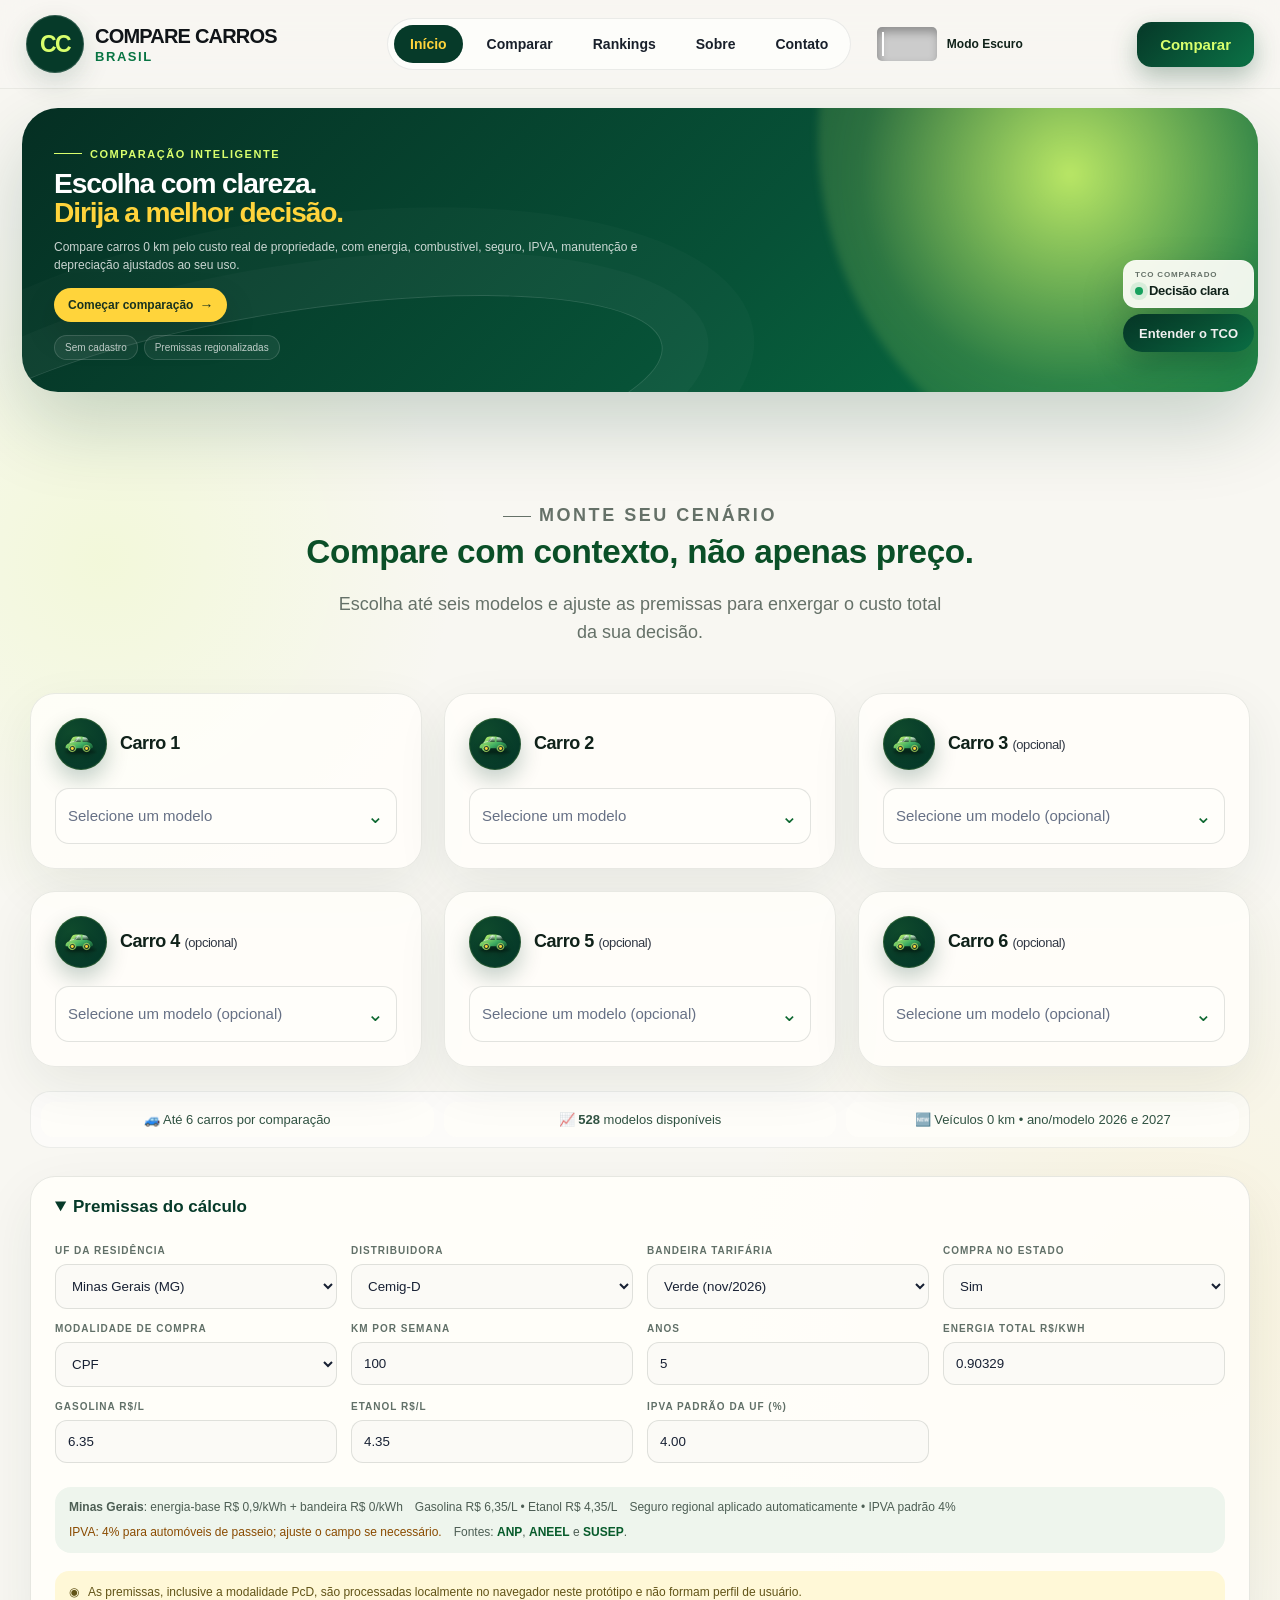
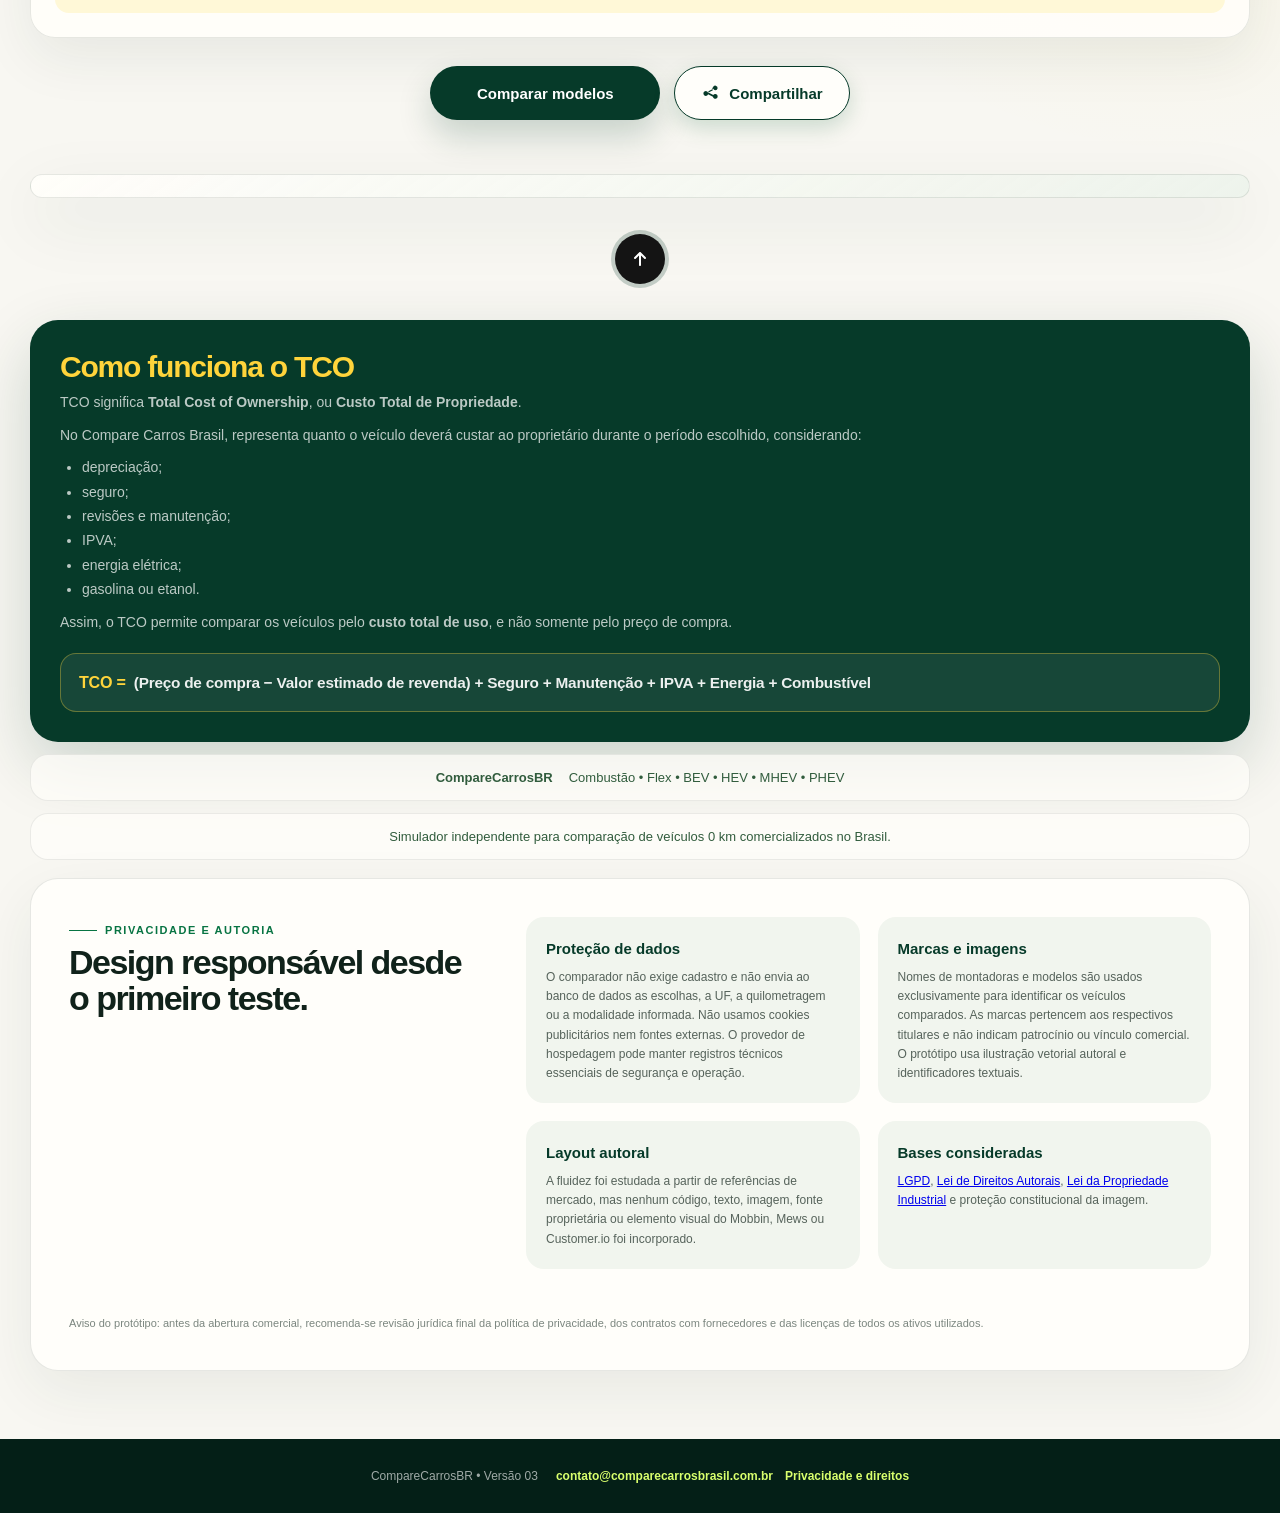
<file: index.html>
<!doctype html><html lang="pt-BR"><head><meta charset="utf-8"><meta name="viewport" content="width=device-width,initial-scale=1"><meta name="theme-color" content="#063a29"><title>CompareCarrosBR — Versão 03</title><meta name="description" content="Compare carros 0 km por custo total de propriedade, com premissas regionalizadas e visualização dinâmica."><link rel="icon" href="favicon.svg?v=2" type="image/svg+xml"><link rel="icon" href="favicon.ico?v=2" sizes="any"><link rel="icon" href="favicon-32.png?v=2" sizes="32x32" type="image/png"><link rel="icon" href="favicon-16.png?v=2" sizes="16x16" type="image/png"><link rel="apple-touch-icon" href="apple-touch-icon.png?v=2"><link rel="stylesheet" href="styles.css?v=4"><link rel="stylesheet" href="regional.css"><link rel="stylesheet" href="navigation.css?v=4"><link rel="stylesheet" href="versao03-fluid.css?v=5"></head><body class="layout04">
<svg width="0" height="0" style="position:absolute" aria-hidden="true">
<defs>
<linearGradient id="carIconBodyGrad" x1="0" y1="0" x2="1" y2="1">
<stop offset="0" stop-color="#d9ff6d"/><stop offset=".55" stop-color="#3fae63"/><stop offset="1" stop-color="#064023"/>
</linearGradient>
<linearGradient id="carIconGlassGrad" x1="0" y1="0" x2="0" y2="1">
<stop offset="0" stop-color="#eafff0" stop-opacity=".9"/><stop offset="1" stop-color="#0a2e1c" stop-opacity=".75"/>
</linearGradient>
<radialGradient id="carIconWheelGrad" cx=".38" cy=".35" r=".7">
<stop offset="0" stop-color="#3a6b4c"/><stop offset="1" stop-color="#061a10"/>
</radialGradient>
</defs>
<symbol id="carIcon3D" viewBox="0 0 64 38">
<ellipse class="carIconShadow" cx="32" cy="33" rx="26" ry="3.4"/>
<path class="carIconBody" d="M6 25c.4-3.4 2.4-5.6 6.4-6.6l4-7.4c1.4-2.6 3.6-3.8 7-3.8h9c3.6 0 5.8 1.3 7.4 3.9l3.6 6c3.6.5 6.4 1.9 7.8 5l1.2 2.6-1.6 2.3H49c-.8 3.6-3.8 5.8-7.6 5.8s-6.7-2.1-7.5-5.6H24.6c-.8 3.5-3.8 5.6-7.5 5.6s-6.9-2.2-7.6-5.8H6.3L6 25Z"/>
<path class="carIconGlass" d="M20 16.6l3-5.4c.9-1.6 2.1-2.3 4-2.3h4.6v7.7H20Z"/>
<path class="carIconGlass" d="M34.6 8.9h3.8c2 0 3.2.7 4.3 2.2l3.1 5.5H34.6V8.9Z"/>
<path class="carIconStripe" d="M13 17.6c4-1.8 7.4-2.2 11-2.4l4-7"/>
<circle class="carIconWheel" cx="17.4" cy="27.4" r="5.2"/>
<circle class="carIconWheel" cx="41.4" cy="27.4" r="5.2"/>
<circle class="carIconRim" cx="17.4" cy="27.4" r="2.4"/>
<circle class="carIconRim" cx="41.4" cy="27.4" r="2.4"/>
</symbol>
</svg>
<header class="topbar"><div class="navwrap"><a class="brand" href="#inicio" aria-label="Compare Carros Brasil"><span class="ccmark">CC</span><span class="brandwords"><strong>COMPARE CARROS</strong><em>BRASIL</em></span></a><nav class="mainnav"><a class="active" href="#inicio">Início</a><a href="#comparar">Comparar</a><a href="#rankings">Rankings</a><a href="#sobre">Sobre</a><a href="#contato">Contato</a></nav><div class="darkModeToggle"><label class="switch"><input type="checkbox" id="darkModeSwitch" aria-label="Alternar modo escuro"><span class="slider"></span></label><span class="darkModeLabel" id="darkModeLabel">Modo Escuro</span></div><div class="savedContainer"><a class="savedBtn" href="#comparar">Comparar</a></div></div></header>
<main><section id="inicio" class="hero" aria-label="Compare Carros Brasil">
<div class="heroContent">
<p class="heroKicker">Comparação inteligente</p>
<h1>Escolha com clareza.<span class="accent">Dirija a melhor decisão.</span></h1>
<p class="heroLead">Compare carros 0 km pelo custo real de propriedade, com energia, combustível, seguro, IPVA, manutenção e depreciação ajustados ao seu uso.</p>
<div class="heroActions"><a class="heroPrimary" href="#comparar">Começar comparação <span aria-hidden="true">→</span></a></div>
<div class="heroTrust"><span>Sem cadastro</span><span>Premissas regionalizadas</span></div>
</div>
<div class="heroBadgesStack">
<div class="floatMetric metricOne"><small>TCO comparado</small><strong><span class="metricDot"></span>Decisão clara</strong></div>
<a class="heroSecondary" href="#sobre">Entender o TCO</a>
</div>
</section>
<section id="comparar" class="compareSection"><div class="sectionHead"><p class="sectionKicker">Monte seu cenário</p><h1>Compare com contexto, não apenas preço.</h1><p>Escolha até seis modelos e ajuste as premissas para enxergar o custo total da sua decisão.</p></div>
<div id="selectors" class="selectors">
<div class="selectCard"><div class="cardTitle"><span class="carIcon" aria-hidden="true"><svg class="carIconSvg" viewBox="0 0 64 38"><use href="#carIcon3D"/></svg></span><strong>Carro 1</strong></div><select aria-label="Carro 1"></select></div>
<div class="selectCard"><div class="cardTitle"><span class="carIcon" aria-hidden="true"><svg class="carIconSvg" viewBox="0 0 64 38"><use href="#carIcon3D"/></svg></span><strong>Carro 2</strong></div><select aria-label="Carro 2"></select></div>
<div class="selectCard"><div class="cardTitle"><span class="carIcon" aria-hidden="true"><svg class="carIconSvg" viewBox="0 0 64 38"><use href="#carIcon3D"/></svg></span><strong>Carro 3 <small>(opcional)</small></strong></div><select aria-label="Carro 3"></select></div>
<div class="selectCard"><div class="cardTitle"><span class="carIcon" aria-hidden="true"><svg class="carIconSvg" viewBox="0 0 64 38"><use href="#carIcon3D"/></svg></span><strong>Carro 4 <small>(opcional)</small></strong></div><select aria-label="Carro 4"></select></div>
<div class="selectCard"><div class="cardTitle"><span class="carIcon" aria-hidden="true"><svg class="carIconSvg" viewBox="0 0 64 38"><use href="#carIcon3D"/></svg></span><strong>Carro 5 <small>(opcional)</small></strong></div><select aria-label="Carro 5"></select></div>
<div class="selectCard"><div class="cardTitle"><span class="carIcon" aria-hidden="true"><svg class="carIconSvg" viewBox="0 0 64 38"><use href="#carIcon3D"/></svg></span><strong>Carro 6 <small>(opcional)</small></strong></div><select aria-label="Carro 6"></select></div>
</div>
<div class="infobar"><span>🚙 Até 6 carros por comparação</span><span>📈 <b id="catalogCount">0</b> modelos disponíveis</span><span>🆕 Veículos 0 km • ano/modelo 2026 e 2027</span></div>
<details class="premissas" open><summary>Premissas do cálculo</summary><div class="controls regionalControls">
<label>UF da residência<select id="uf"></select></label>
<label>Distribuidora<select id="utility"></select></label>
<label>Bandeira tarifária<select id="tariffFlag"></select></label>
<label>Compra no estado<select id="localPurchase"><option value="yes">Sim</option><option value="no">Não</option></select></label>
<label>Modalidade de compra<select id="mode"><option>CPF</option><option>CNPJ</option><option>PcD</option></select></label>
<label>Km por semana<input id="weekly" type="number" value="100" min="0"></label>
<label>Anos<input id="years" type="number" value="5" min="1" max="15"></label>
<label>Energia total R$/kWh<input id="energy" type="number" value="0.92214" step="0.00001"></label>
<label>Gasolina R$/L<input id="gas" type="number" value="6.19" step="0.01"></label>
<label>Etanol R$/L<input id="ethanol" type="number" value="3.94" step="0.01"></label>
<label>IPVA padrão da UF (%)<input id="ipvaRate" type="number" value="4" min="0" max="10" step="0.01"></label>
</div><div id="regionalMeta" class="regionalMeta"></div><p class="privacyHint"><span aria-hidden="true">◉</span><span>As premissas, inclusive a modalidade PcD, são processadas localmente no navegador neste protótipo e não formam perfil de usuário.</span></p></details>
<div class="actionRow"><button id="compare">Comparar modelos</button><button id="shareComparison" type="button" class="shareBtn"><svg class="shareIcon" viewBox="0 0 24 24" aria-hidden="true"><path d="M18 8a3 3 0 1 0-2.83-4H15a3 3 0 0 0 .05 3.88L8.9 11.1a3 3 0 1 0 0 1.8l6.15 3.22A3 3 0 1 0 15.5 14l-6.15-3.22a3 3 0 0 0 0-1.56L15.5 6a3 3 0 0 0 2.5 2Z" fill="currentColor"/></svg><span>Compartilhar</span></button></div>
<section id="summary" class="summary"></section><section id="rankings" class="rankingsArea" aria-label="Rankings do comparativo"><section id="tableWrap" class="tablewrap"></section></section><section id="maintenanceNotes" class="maintenanceNotes" aria-live="polite"></section><div class="backToSelectorWrap"><button type="button" id="backToSelector" class="backToSelectorBtn" aria-label="Voltar ao início"><svg class="svgIcon" viewBox="0 0 384 512" xmlns="http://www.w3.org/2000/svg"><path d="M214.6 41.4c-12.5-12.5-32.8-12.5-45.3 0l-160 160c-12.5 12.5-12.5 32.8 0 45.3s32.8 12.5 45.3 0L160 141.3V448c0 17.7 14.3 32 32 32s32-14.3 32-32V141.3L329.4 246.6c12.5 12.5 32.8 12.5 45.3 0s12.5-32.8 0-45.3l-160-160z"/></svg></button></div><section id="dataTransparency" aria-label="Transparência dos dados"></section>
<section id="sobre" class="notes"><h2>Como funciona o TCO</h2><p>TCO significa <strong>Total Cost of Ownership</strong>, ou <strong>Custo Total de Propriedade</strong>.</p><p>No Compare Carros Brasil, representa quanto o veículo deverá custar ao proprietário durante o período escolhido, considerando:</p><ul><li>depreciação;</li><li>seguro;</li><li>revisões e manutenção;</li><li>IPVA;</li><li>energia elétrica;</li><li>gasolina ou etanol.</li></ul><p>Assim, o TCO permite comparar os veículos pelo <strong>custo total de uso</strong>, e não somente pelo preço de compra.</p><p class="tcoFormula" aria-label="Fórmula do Custo Total de Propriedade"><strong>TCO =</strong><span>(Preço de compra − Valor estimado de revenda) + Seguro + Manutenção + IPVA + Energia + Combustível</span></p></section>
<section class="mini"><strong>CompareCarrosBR</strong><span>Combustão • Flex • BEV • HEV • MHEV • PHEV</span></section>
<section class="contact">Simulador independente para comparação de veículos 0 km comercializados no Brasil.</section>
<section id="privacidade" class="legalPanel">
<div><p class="sectionKicker">Privacidade e autoria</p><h2>Design responsável desde o primeiro teste.</h2></div>
<div class="legalGrid">
<div class="legalCard"><strong>Proteção de dados</strong>O comparador não exige cadastro e não envia ao banco de dados as escolhas, a UF, a quilometragem ou a modalidade informada. Não usamos cookies publicitários nem fontes externas. O provedor de hospedagem pode manter registros técnicos essenciais de segurança e operação.</div>
<div class="legalCard"><strong>Marcas e imagens</strong>Nomes de montadoras e modelos são usados exclusivamente para identificar os veículos comparados. As marcas pertencem aos respectivos titulares e não indicam patrocínio ou vínculo comercial. O protótipo usa ilustração vetorial autoral e identificadores textuais.</div>
<div class="legalCard"><strong>Layout autoral</strong>A fluidez foi estudada a partir de referências de mercado, mas nenhum código, texto, imagem, fonte proprietária ou elemento visual do Mobbin, Mews ou Customer.io foi incorporado.</div>
<div class="legalCard"><strong>Bases consideradas</strong><a href="https://www.planalto.gov.br/ccivil_03/_ato2015-2018/2018/lei/L13709compilado.htm" target="_blank" rel="noopener noreferrer">LGPD</a>, <a href="https://www.planalto.gov.br/ccivil_03/leis/l9610.htm" target="_blank" rel="noopener noreferrer">Lei de Direitos Autorais</a>, <a href="https://www.planalto.gov.br/ccivil_03/leis/l9279.htm" target="_blank" rel="noopener noreferrer">Lei da Propriedade Industrial</a> e proteção constitucional da imagem.</div>
</div>
<p class="legalSmall">Aviso do protótipo: antes da abertura comercial, recomenda-se revisão jurídica final da política de privacidade, dos contratos com fornecedores e das licenças de todos os ativos utilizados.</p>
</section>
</section></main><footer id="contato" class="siteFooter" aria-label="Contato"><span>CompareCarrosBR • Versão 03</span><div class="footerLegal"><a href="mailto:contato@comparecarrosbrasil.com.br">contato@comparecarrosbrasil.com.br</a><a href="#privacidade">Privacidade e direitos</a></div></footer><div id="shareToast" class="shareToast" role="status" aria-live="polite"></div><script src="db.js?v=4"></script><script src="regional-db.js"></script><script src="maintenance-db.js?v=4"></script><script src="logic-versao03.js?v=8"></script><script src="navigation.js?v=4"></script><script src="versao03-motion.js?v=5"></script></body></html>
</file>
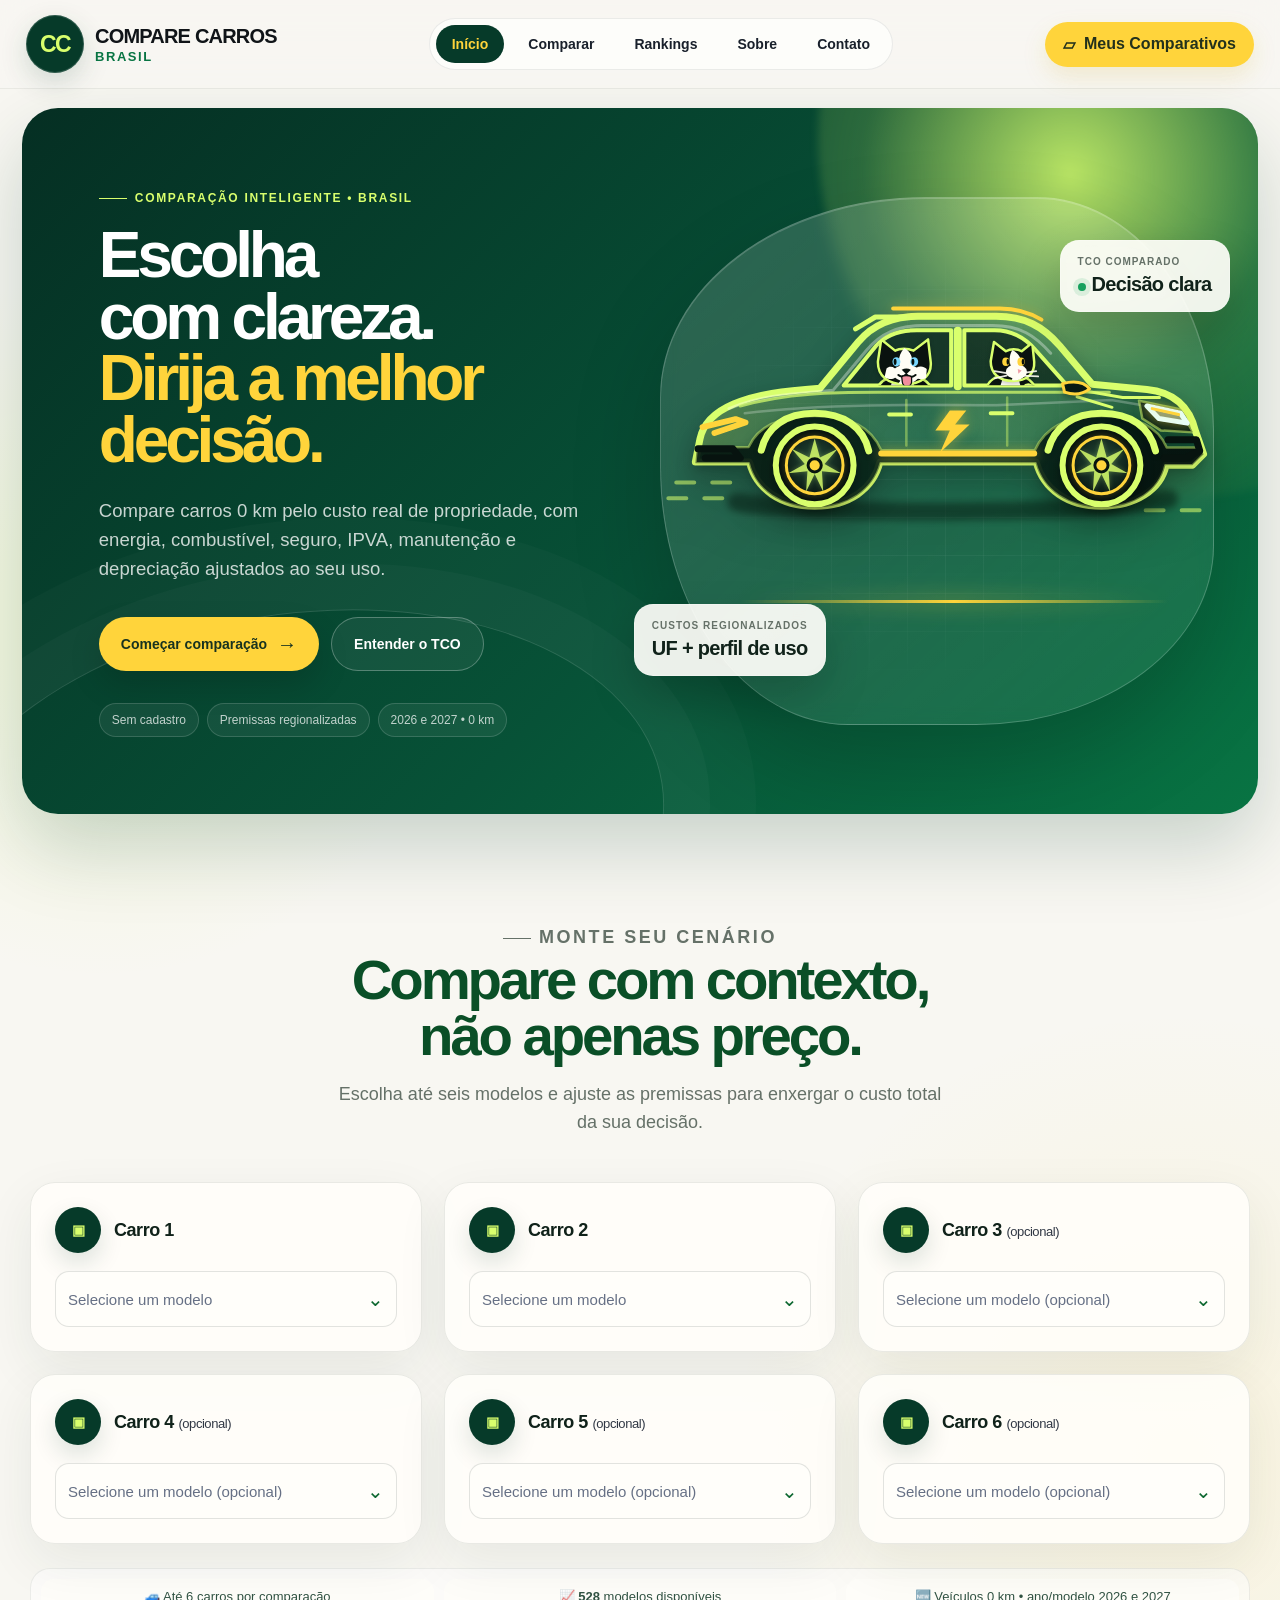
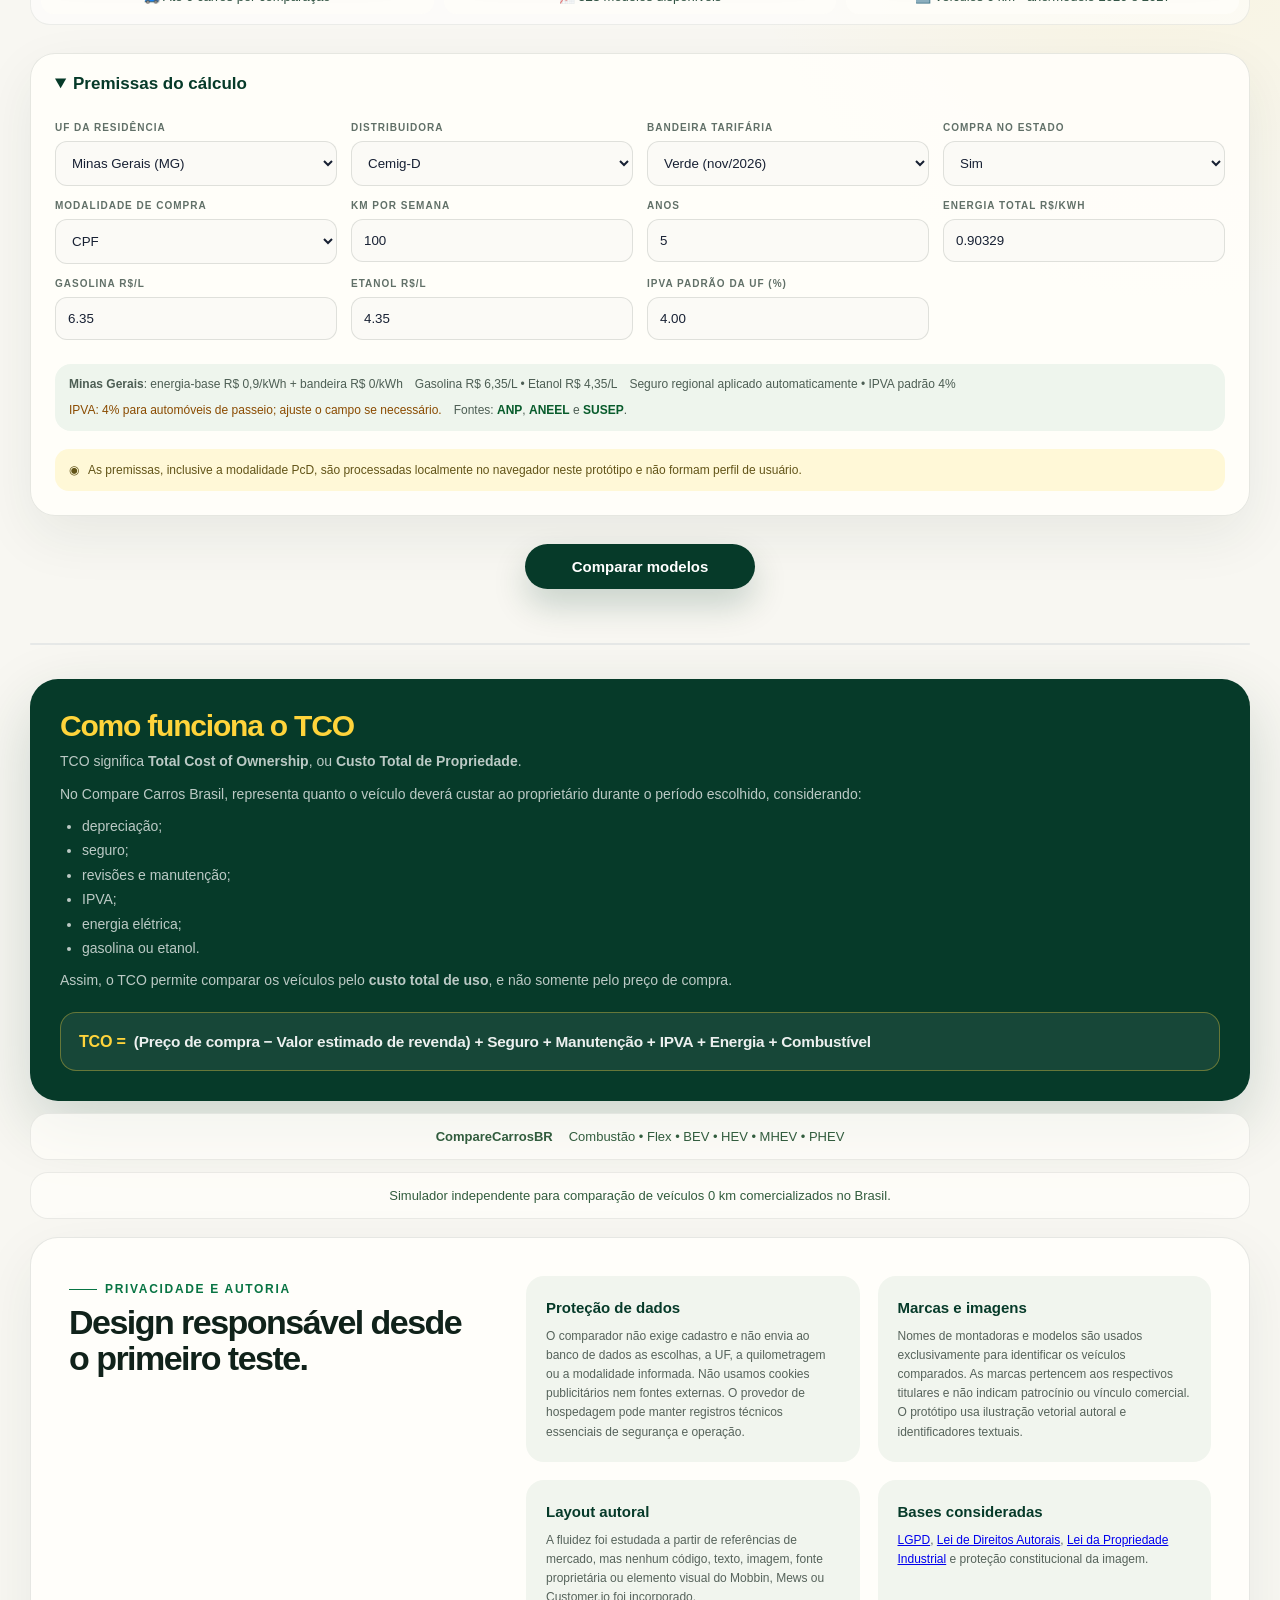
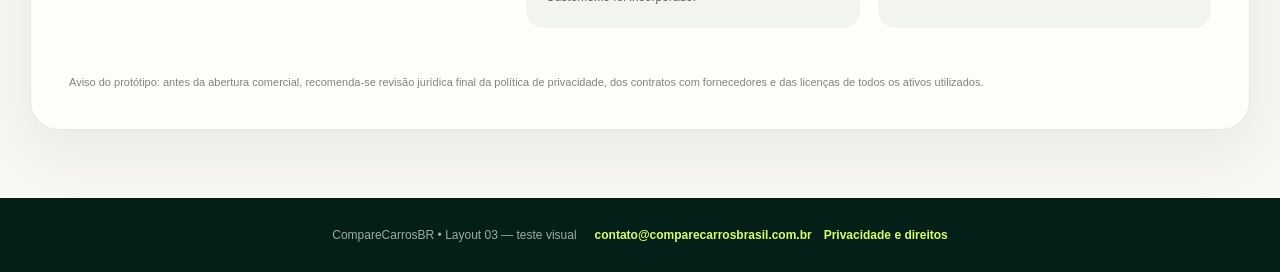
<file: layout03.html>
<!doctype html><html lang="pt-BR"><head><meta charset="utf-8"><meta name="viewport" content="width=device-width,initial-scale=1"><meta name="theme-color" content="#ffffff"><title>CompareCarrosBR — Layout 03 Fluid Test</title><meta name="description" content="Compare carros 0 km por custo total de propriedade, com premissas regionalizadas e visualização dinâmica."><link rel="stylesheet" href="styles.css?v=4"><link rel="stylesheet" href="regional.css"><link rel="stylesheet" href="navigation.css?v=4"><link rel="stylesheet" href="layout03-fluid.css?v=12"></head><body class="layout03">
<header class="topbar"><div class="navwrap"><a class="brand" href="#inicio" aria-label="Compare Carros Brasil"><span class="ccmark">CC</span><span class="brandwords"><strong>COMPARE CARROS</strong><em>BRASIL</em></span></a><nav class="mainnav"><a class="active" href="#inicio">Início</a><a href="#comparar">Comparar</a><a href="#rankings">Rankings</a><a href="#sobre">Sobre</a><a href="#contato">Contato</a></nav><a class="saved" href="#comparar"><span>▱</span> Meus Comparativos</a></div></header>
<main><section id="inicio" class="hero" aria-label="Compare Carros Brasil">
<div class="heroContent">
<p class="heroKicker">Comparação inteligente • Brasil</p>
<h1>Escolha com clareza.<span class="accent">Dirija a melhor decisão.</span></h1>
<p class="heroLead">Compare carros 0 km pelo custo real de propriedade, com energia, combustível, seguro, IPVA, manutenção e depreciação ajustados ao seu uso.</p>
<div class="heroActions"><a class="heroPrimary" href="#comparar">Começar comparação <span aria-hidden="true">→</span></a><a class="heroSecondary" href="#sobre">Entender o TCO</a></div>
<div class="heroTrust"><span>Sem cadastro</span><span>Premissas regionalizadas</span><span>2026 e 2027 • 0 km</span></div>
</div>
<div class="heroVisual" aria-hidden="true"><div class="visualShell"><div class="visualGrid"></div>
<svg class="carSketch suvSketch" viewBox="0 0 820 360" fill="none" xmlns="http://www.w3.org/2000/svg" role="img" aria-label="Ilustração vetorial de uma SUV elétrica robusta e moderna com um gato frajola no banco do motorista e um border collie no banco traseiro">
<defs>
<linearGradient id="suvBodyPaint" x1="108" y1="82" x2="730" y2="300" gradientUnits="userSpaceOnUse">
<stop stop-color="#D9FF6D" stop-opacity=".24"/>
<stop offset=".48" stop-color="#7FE59F" stop-opacity=".13"/>
<stop offset="1" stop-color="#063A29" stop-opacity=".62"/>
</linearGradient>
<linearGradient id="suvGlassPaint" x1="314" y1="73" x2="548" y2="159" gradientUnits="userSpaceOnUse">
<stop stop-color="#102E25" stop-opacity=".88"/>
<stop offset="1" stop-color="#061A13" stop-opacity=".68"/>
</linearGradient>
<linearGradient id="suvCladdingPaint" x1="90" y1="220" x2="760" y2="292" gradientUnits="userSpaceOnUse">
<stop stop-color="#071A13" stop-opacity=".93"/>
<stop offset=".55" stop-color="#0A2A1E" stop-opacity=".9"/>
<stop offset="1" stop-color="#06130F" stop-opacity=".96"/>
</linearGradient>
<radialGradient id="suvRimPaint" cx=".5" cy=".42" r=".65">
<stop stop-color="#264C3B"/>
<stop offset="1" stop-color="#07140F"/>
</radialGradient>
<clipPath id="suvDriverWindowClip"><path d="M451 64H497C522 64 542 74 559 94L607 148H451V64Z"/></clipPath>
<clipPath id="suvRearWindowClip"><path d="M268 148L317 88C332 71 352 64 379 64H431V148H268Z"/></clipPath>
</defs>
<g class="suvMotionGroup">
<path class="suvTrail" d="M14 295H108M2 319H88M726 337H812" stroke="currentColor" stroke-width="4" stroke-linecap="round"/>
<path class="suvGroundShadow" d="M105 325C227 344 617 345 761 320" stroke="#03100B" stroke-opacity=".45" stroke-width="18" stroke-linecap="round"/>
<path class="suvBody" d="M43 264L50 229C55 205 73 188 101 176C136 161 177 156 232 152L290 82C313 55 342 43 381 43H499C543 43 570 58 596 88L645 146L728 154C770 158 793 181 802 218L814 252L797 269H757C749 306 711 331 659 331C607 331 571 305 560 264H323C313 305 276 331 224 331C172 331 135 305 125 264H43Z" fill="url(#suvBodyPaint)" stroke="currentColor" stroke-width="7" stroke-linejoin="round"/>
<path class="suvCladding" d="M45 242L124 241C137 211 170 194 224 194C280 194 310 212 325 246H558C573 212 604 194 659 194C714 194 746 212 758 242H809L814 252L797 269H756C747 308 709 333 659 333C608 333 570 307 559 266H324C313 307 275 333 224 333C173 333 134 307 124 266H43L45 242Z" fill="url(#suvCladdingPaint)" stroke="rgba(217,255,109,.46)" stroke-width="2.5" stroke-linejoin="round"/>
<path class="suvBodyGloss" d="M94 183C149 160 205 160 252 155L303 94C325 68 350 58 386 57H494C536 57 558 72 582 99" stroke="rgba(255,255,255,.34)" stroke-width="3" stroke-linecap="round"/>
<path class="suvRoofRail" d="M343 31H505C529 31 550 37 568 48" stroke="#FFD43B" stroke-width="4" stroke-linecap="round"/>
<path class="suvSpoiler" d="M286 62L316 44H361" stroke="currentColor" stroke-width="5" stroke-linecap="round" stroke-linejoin="round"/>
<path class="suvWindow" d="M268 148L317 88C332 71 352 64 379 64H431V148H268Z" fill="url(#suvGlassPaint)"/>
<path class="suvWindow" d="M451 64H497C522 64 542 74 559 94L607 148H451V64Z" fill="url(#suvGlassPaint)"/>
<g class="suvRearDog" clip-path="url(#suvRearWindowClip)" aria-hidden="true">
<path class="suvDogBody" d="M313 169C317 143 333 132 359 132C387 132 404 145 408 169H313Z" fill="#0A120F" stroke="currentColor" stroke-width="2.5"/>
<path class="suvDogChest" d="M344 134C349 146 359 153 370 134L382 169H333L344 134Z" fill="#FFFDF5"/>
<path class="suvDogHead" d="M320 111L325 78L346 95C353 91 365 91 374 95L396 78L400 112C402 133 386 146 360 146C335 146 319 133 320 111Z" fill="#0A120F" stroke="currentColor" stroke-width="2.5" stroke-linejoin="round"/>
<path class="suvDogBlaze" d="M360 91C351 101 350 113 354 121C358 129 357 138 351 145C365 148 378 143 384 133C376 129 371 122 372 114C373 103 368 96 360 91Z" fill="#FFFDF5"/>
<path class="suvDogCheeks" d="M333 122C338 117 346 119 351 128C348 138 339 141 330 135L333 122ZM372 127C378 118 388 117 394 123L393 136C384 141 376 138 372 127Z" fill="#FFFDF5"/>
<ellipse class="suvDogMuzzle" cx="363" cy="129" rx="20" ry="13" fill="#FFFDF5"/>
<g class="suvDogEyes">
<ellipse cx="348" cy="112" rx="6" ry="7" fill="#79D7FF"/>
<ellipse cx="375" cy="112" rx="6" ry="7" fill="#79D7FF"/>
<ellipse class="suvDogPupil" cx="346" cy="112" rx="2.2" ry="4.7" fill="#06110D"/>
<ellipse class="suvDogPupil" cx="373" cy="112" rx="2.2" ry="4.7" fill="#06110D"/>
</g>
<path class="suvDogNose" d="M356 124Q363 120 370 124L363 131L356 124Z" fill="#07100C"/>
<path class="suvDogSmile" d="M363 131Q356 137 351 132M363 131Q370 138 377 132" stroke="#07100C" stroke-width="2" stroke-linecap="round"/>
<path class="suvDogTongue" d="M356 135C358 132 368 132 371 135V143C370 151 358 151 357 143L356 135Z" fill="#F18E9E" stroke="#07100C" stroke-width="1.3"/>
</g>
<g class="suvDriverCat" clip-path="url(#suvDriverWindowClip)" aria-hidden="true">
<path class="suvCatBody" d="M481 169C482 143 495 132 519 131C545 130 561 144 566 169H481Z" fill="#0B1511" stroke="currentColor" stroke-width="2.5"/>
<path class="suvCatChest" d="M510 134C515 143 522 148 532 134L541 165H501L510 134Z" fill="#FFFDF5"/>
<path class="suvCatHead" d="M491 111L496 82L514 96C521 92 531 92 538 96L554 83L557 112C558 130 546 141 525 141C504 141 491 130 491 111Z" fill="#0A120F" stroke="currentColor" stroke-width="2.5" stroke-linejoin="round"/>
<path class="suvCatBlaze" d="M524 94C518 103 519 114 523 121C526 126 526 133 523 140C533 141 541 137 545 130C539 127 536 121 537 115C538 106 533 99 524 94Z" fill="#FFFDF5"/>
<ellipse class="suvCatMuzzle" cx="530" cy="127" rx="16" ry="11" fill="#FFFDF5"/>
<g class="suvCatEyes">
<ellipse cx="514" cy="112" rx="5.5" ry="6.5" fill="#FFD43B"/>
<ellipse cx="537" cy="112" rx="5.5" ry="6.5" fill="#FFD43B"/>
<ellipse class="suvCatPupil" cx="517" cy="112" rx="2" ry="4.5" fill="#07100C"/>
<ellipse class="suvCatPupil" cx="540" cy="112" rx="2" ry="4.5" fill="#07100C"/>
</g>
<path class="suvCatNose" d="M532 123L538 125L533 130Z" fill="#EFA0A7"/>
<path class="suvCatWhiskers" d="M538 129L560 126M539 133L563 134M515 129L497 126M515 133L497 137" stroke="#FFFDF5" stroke-width="1.8" stroke-linecap="round"/>
<path class="suvCatPaw" d="M540 151C543 144 553 144 556 151V159H539L540 151Z" fill="#FFFDF5" stroke="currentColor" stroke-width="1.5"/>
</g>
<path class="suvPillar" d="M441 65V149" stroke="#D9FF6D" stroke-width="8" stroke-linecap="round"/>
<path class="suvBeltline" d="M111 179C182 159 254 158 320 158H671" stroke="rgba(217,255,109,.72)" stroke-width="3" stroke-linecap="round"/>
<path class="suvShoulder" d="M118 190C235 176 378 177 500 178L674 170L735 180" stroke="rgba(255,255,255,.25)" stroke-width="2.5" stroke-linecap="round"/>
<path class="suvHoodSculpt" d="M616 153L691 166L747 166M622 165L675 181" stroke="currentColor" stroke-width="3" stroke-linecap="round"/>
<path class="suvDoorCut" d="M363 170V239M516 166V239" stroke="rgba(217,255,109,.42)" stroke-width="2.5" stroke-linecap="round"/>
<path class="suvDoorHandle" d="M337 192H370M491 190H524" stroke="#D9FF6D" stroke-width="4" stroke-linecap="round"/>
<path class="suvMirror" d="M600 145C620 140 633 143 641 153C631 161 618 163 603 158Z" fill="#071A13" stroke="#FFD43B" stroke-width="3" stroke-linejoin="round"/>
<path class="suvRocker" d="M325 251H557" stroke="#FFD43B" stroke-width="6" stroke-linecap="round"/>
<path class="suvFrontMask" d="M716 171L778 184L798 219L749 216L721 198Z" fill="rgba(6,20,15,.72)" stroke="rgba(217,255,109,.52)" stroke-width="2.5" stroke-linejoin="round"/>
<path class="suvHeadlight" d="M728 179L779 190L789 205L746 198L728 179Z" fill="rgba(228,255,249,.38)" stroke="#E8FFF7" stroke-width="5" stroke-linecap="round" stroke-linejoin="round"/>
<path class="suvSignatureLight" d="M736 183L776 192" stroke="#FFD43B" stroke-width="3" stroke-linecap="round"/>
<path class="suvFrontIntake" d="M760 230H803L808 247L786 258H754" stroke="#07130F" stroke-width="7" stroke-linecap="round" stroke-linejoin="round"/>
<path class="suvTailLight" d="M54 211L104 199L119 204L72 220" stroke="#FFD43B" stroke-width="6" stroke-linecap="round" stroke-linejoin="round"/>
<path class="suvRearBumper" d="M47 244H100L111 258H58" stroke="#07130F" stroke-width="7" stroke-linecap="round" stroke-linejoin="round"/>
<path class="suvFender suvFenderRear" d="M143 246C151 211 180 190 224 190C268 190 298 211 306 247" stroke="currentColor" stroke-width="7" stroke-linecap="round"/>
<path class="suvFender suvFenderFront" d="M578 246C587 211 616 190 659 190C703 190 733 211 741 247" stroke="currentColor" stroke-width="7" stroke-linecap="round"/>
<g class="suvWheel suvWheelRear">
<circle class="suvWheelTire" cx="224" cy="269" r="59" fill="#06110D" stroke="#D9FF6D" stroke-width="6"/>
<circle class="suvWheelRim" cx="224" cy="269" r="43" fill="url(#suvRimPaint)" stroke="#FFD43B" stroke-width="3"/>
<path class="suvWheelSpokes" d="M224 228L232 257L259 244L239 267L264 281L235 278L237 309L224 282L211 309L213 278L184 281L209 267L189 244L216 257L224 228Z" fill="rgba(217,255,109,.82)"/>
<circle cx="224" cy="269" r="10" fill="#FFD43B" stroke="#07140F" stroke-width="3"/>
</g>
<g class="suvWheel suvWheelFront">
<circle class="suvWheelTire" cx="659" cy="269" r="59" fill="#06110D" stroke="#D9FF6D" stroke-width="6"/>
<circle class="suvWheelRim" cx="659" cy="269" r="43" fill="url(#suvRimPaint)" stroke="#FFD43B" stroke-width="3"/>
<path class="suvWheelSpokes" d="M659 228L667 257L694 244L674 267L699 281L670 278L672 309L659 282L646 309L648 278L619 281L644 267L624 244L651 257L659 228Z" fill="rgba(217,255,109,.82)"/>
<circle cx="659" cy="269" r="10" fill="#FFD43B" stroke="#07140F" stroke-width="3"/>
</g>
<path class="suvBolt" d="M429 186L407 216H429L414 250L459 207H437L454 186H429Z" fill="#FFD43B"/>
</g>
</svg>
<div class="roadPulse"></div>
<div class="floatMetric metricOne"><small>TCO comparado</small><strong><span class="metricDot"></span>Decisão clara</strong></div>
<div class="floatMetric metricTwo"><small>Custos regionalizados</small><strong>UF + perfil de uso</strong></div>
</div></div>
</section>
<section id="comparar" class="compareSection"><div class="sectionHead"><p class="sectionKicker">Monte seu cenário</p><h1>Compare com contexto, não apenas preço.</h1><p>Escolha até seis modelos e ajuste as premissas para enxergar o custo total da sua decisão.</p></div>
<div id="selectors" class="selectors">
<div class="selectCard"><div class="cardTitle"><span class="carIcon">▣</span><strong>Carro 1</strong></div><select aria-label="Carro 1"></select></div>
<div class="selectCard"><div class="cardTitle"><span class="carIcon">▣</span><strong>Carro 2</strong></div><select aria-label="Carro 2"></select></div>
<div class="selectCard"><div class="cardTitle"><span class="carIcon">▣</span><strong>Carro 3 <small>(opcional)</small></strong></div><select aria-label="Carro 3"></select></div>
<div class="selectCard"><div class="cardTitle"><span class="carIcon">▣</span><strong>Carro 4 <small>(opcional)</small></strong></div><select aria-label="Carro 4"></select></div>
<div class="selectCard"><div class="cardTitle"><span class="carIcon">▣</span><strong>Carro 5 <small>(opcional)</small></strong></div><select aria-label="Carro 5"></select></div>
<div class="selectCard"><div class="cardTitle"><span class="carIcon">▣</span><strong>Carro 6 <small>(opcional)</small></strong></div><select aria-label="Carro 6"></select></div>
</div>
<div class="infobar"><span>🚙 Até 6 carros por comparação</span><span>📈 <b id="catalogCount">0</b> modelos disponíveis</span><span>🆕 Veículos 0 km • ano/modelo 2026 e 2027</span></div>
<details class="premissas" open><summary>Premissas do cálculo</summary><div class="controls regionalControls">
<label>UF da residência<select id="uf"></select></label>
<label>Distribuidora<select id="utility"></select></label>
<label>Bandeira tarifária<select id="tariffFlag"></select></label>
<label>Compra no estado<select id="localPurchase"><option value="yes">Sim</option><option value="no">Não</option></select></label>
<label>Modalidade de compra<select id="mode"><option>CPF</option><option>CNPJ</option><option>PcD</option></select></label>
<label>Km por semana<input id="weekly" type="number" value="100" min="0"></label>
<label>Anos<input id="years" type="number" value="5" min="1" max="15"></label>
<label>Energia total R$/kWh<input id="energy" type="number" value="0.92214" step="0.00001"></label>
<label>Gasolina R$/L<input id="gas" type="number" value="6.19" step="0.01"></label>
<label>Etanol R$/L<input id="ethanol" type="number" value="3.94" step="0.01"></label>
<label>IPVA padrão da UF (%)<input id="ipvaRate" type="number" value="4" min="0" max="10" step="0.01"></label>
</div><div id="regionalMeta" class="regionalMeta"></div><p class="privacyHint"><span aria-hidden="true">◉</span><span>As premissas, inclusive a modalidade PcD, são processadas localmente no navegador neste protótipo e não formam perfil de usuário.</span></p></details>
<div class="actionRow"><button id="compare">Comparar modelos</button></div>
<section id="summary" class="summary"></section><section id="rankings" class="rankingsArea" aria-label="Rankings do comparativo"><section id="tableWrap" class="tablewrap"></section></section><section id="maintenanceNotes" class="maintenanceNotes" aria-live="polite"></section>
<section id="sobre" class="notes"><h2>Como funciona o TCO</h2><p>TCO significa <strong>Total Cost of Ownership</strong>, ou <strong>Custo Total de Propriedade</strong>.</p><p>No Compare Carros Brasil, representa quanto o veículo deverá custar ao proprietário durante o período escolhido, considerando:</p><ul><li>depreciação;</li><li>seguro;</li><li>revisões e manutenção;</li><li>IPVA;</li><li>energia elétrica;</li><li>gasolina ou etanol.</li></ul><p>Assim, o TCO permite comparar os veículos pelo <strong>custo total de uso</strong>, e não somente pelo preço de compra.</p><p class="tcoFormula" aria-label="Fórmula do Custo Total de Propriedade"><strong>TCO =</strong><span>(Preço de compra − Valor estimado de revenda) + Seguro + Manutenção + IPVA + Energia + Combustível</span></p></section>
<section class="mini"><strong>CompareCarrosBR</strong><span>Combustão • Flex • BEV • HEV • MHEV • PHEV</span></section>
<section class="contact">Simulador independente para comparação de veículos 0 km comercializados no Brasil.</section>
<section id="privacidade" class="legalPanel">
<div><p class="sectionKicker">Privacidade e autoria</p><h2>Design responsável desde o primeiro teste.</h2></div>
<div class="legalGrid">
<div class="legalCard"><strong>Proteção de dados</strong>O comparador não exige cadastro e não envia ao banco de dados as escolhas, a UF, a quilometragem ou a modalidade informada. Não usamos cookies publicitários nem fontes externas. O provedor de hospedagem pode manter registros técnicos essenciais de segurança e operação.</div>
<div class="legalCard"><strong>Marcas e imagens</strong>Nomes de montadoras e modelos são usados exclusivamente para identificar os veículos comparados. As marcas pertencem aos respectivos titulares e não indicam patrocínio ou vínculo comercial. O protótipo usa ilustração vetorial autoral e identificadores textuais.</div>
<div class="legalCard"><strong>Layout autoral</strong>A fluidez foi estudada a partir de referências de mercado, mas nenhum código, texto, imagem, fonte proprietária ou elemento visual do Mobbin, Mews ou Customer.io foi incorporado.</div>
<div class="legalCard"><strong>Bases consideradas</strong><a href="https://www.planalto.gov.br/ccivil_03/_ato2015-2018/2018/lei/L13709compilado.htm" target="_blank" rel="noopener noreferrer">LGPD</a>, <a href="https://www.planalto.gov.br/ccivil_03/leis/l9610.htm" target="_blank" rel="noopener noreferrer">Lei de Direitos Autorais</a>, <a href="https://www.planalto.gov.br/ccivil_03/leis/l9279.htm" target="_blank" rel="noopener noreferrer">Lei da Propriedade Industrial</a> e proteção constitucional da imagem.</div>
</div>
<p class="legalSmall">Aviso do protótipo: antes da abertura comercial, recomenda-se revisão jurídica final da política de privacidade, dos contratos com fornecedores e das licenças de todos os ativos utilizados.</p>
</section>
</section></main><footer id="contato" class="siteFooter" aria-label="Contato"><span>CompareCarrosBR • Layout 03 — teste visual</span><div class="footerLegal"><a href="mailto:contato@comparecarrosbrasil.com.br">contato@comparecarrosbrasil.com.br</a><a href="#privacidade">Privacidade e direitos</a></div></footer><script src="db.js?v=2"></script><script src="regional-db.js"></script><script src="maintenance-db.js?v=2"></script><script src="logic-layout03.js?v=2"></script><script src="navigation.js?v=4"></script><script src="layout03-motion.js?v=4"></script></body></html>
</file>
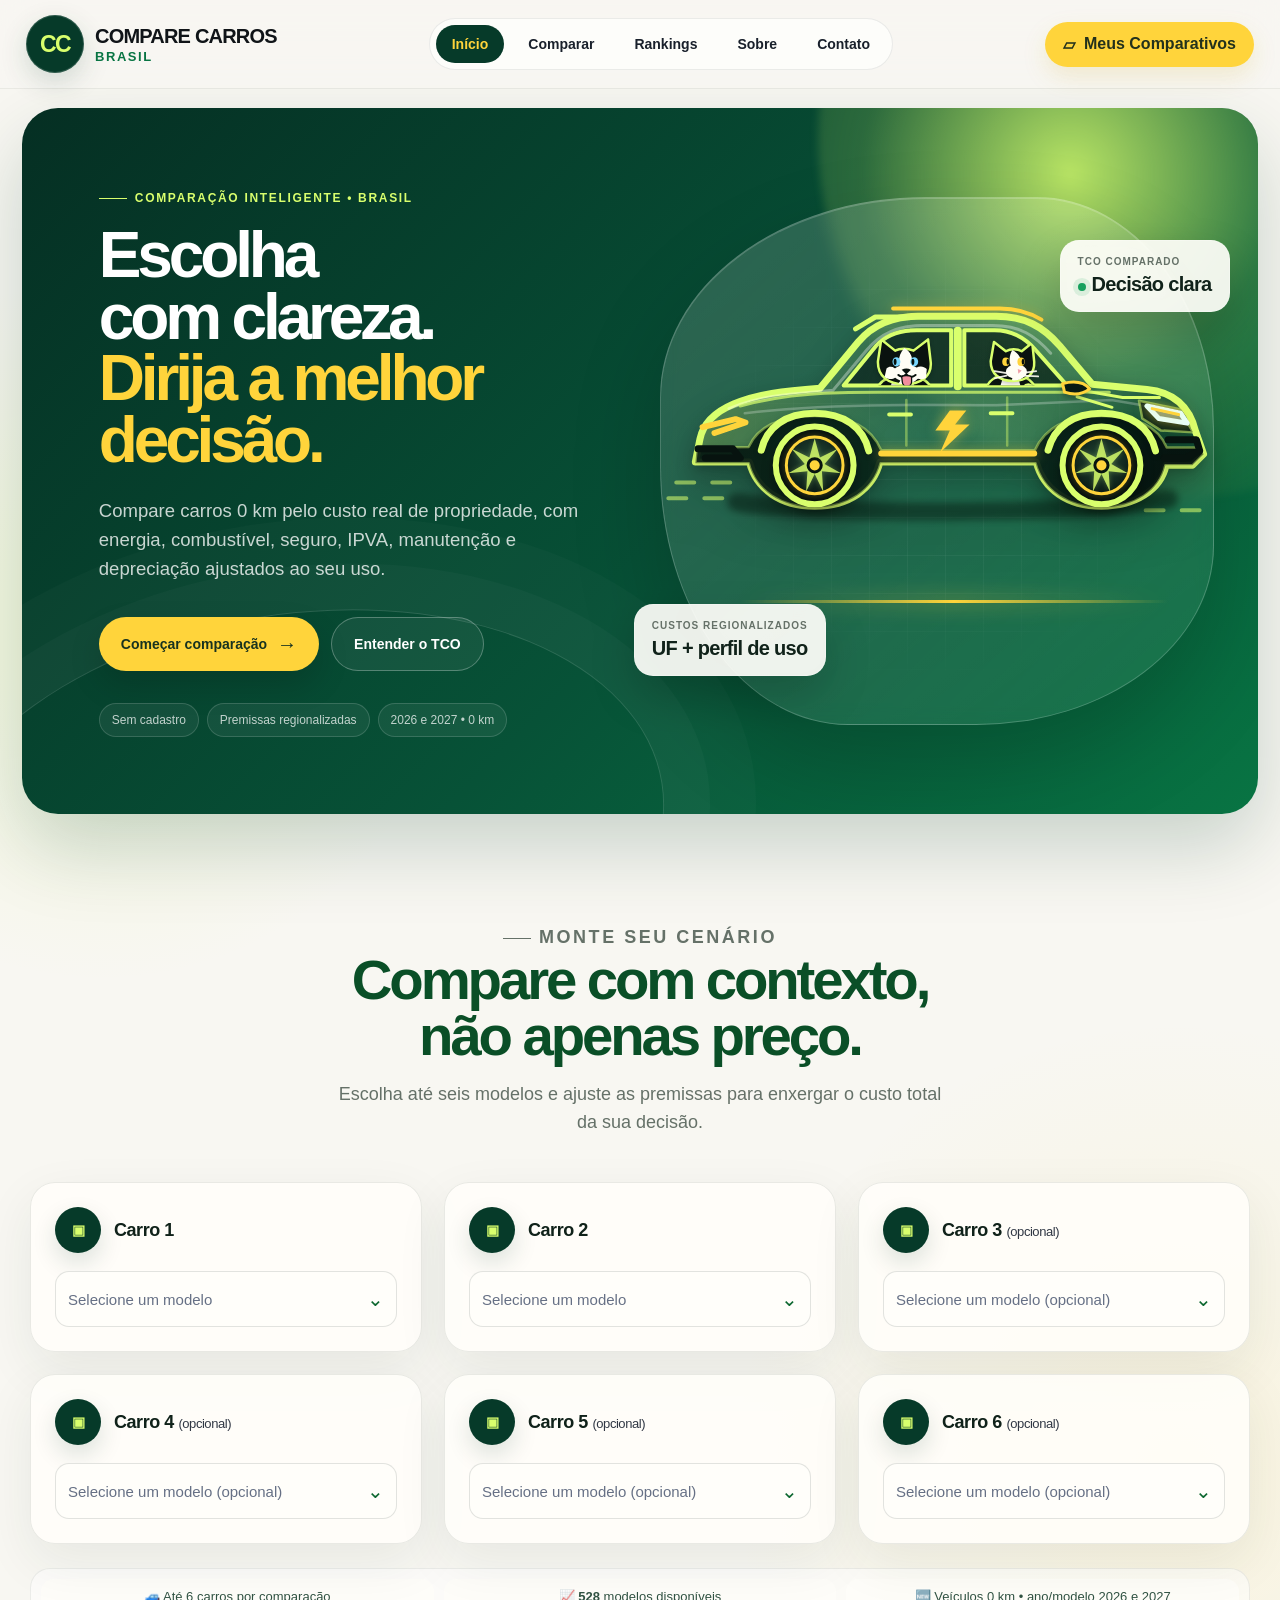
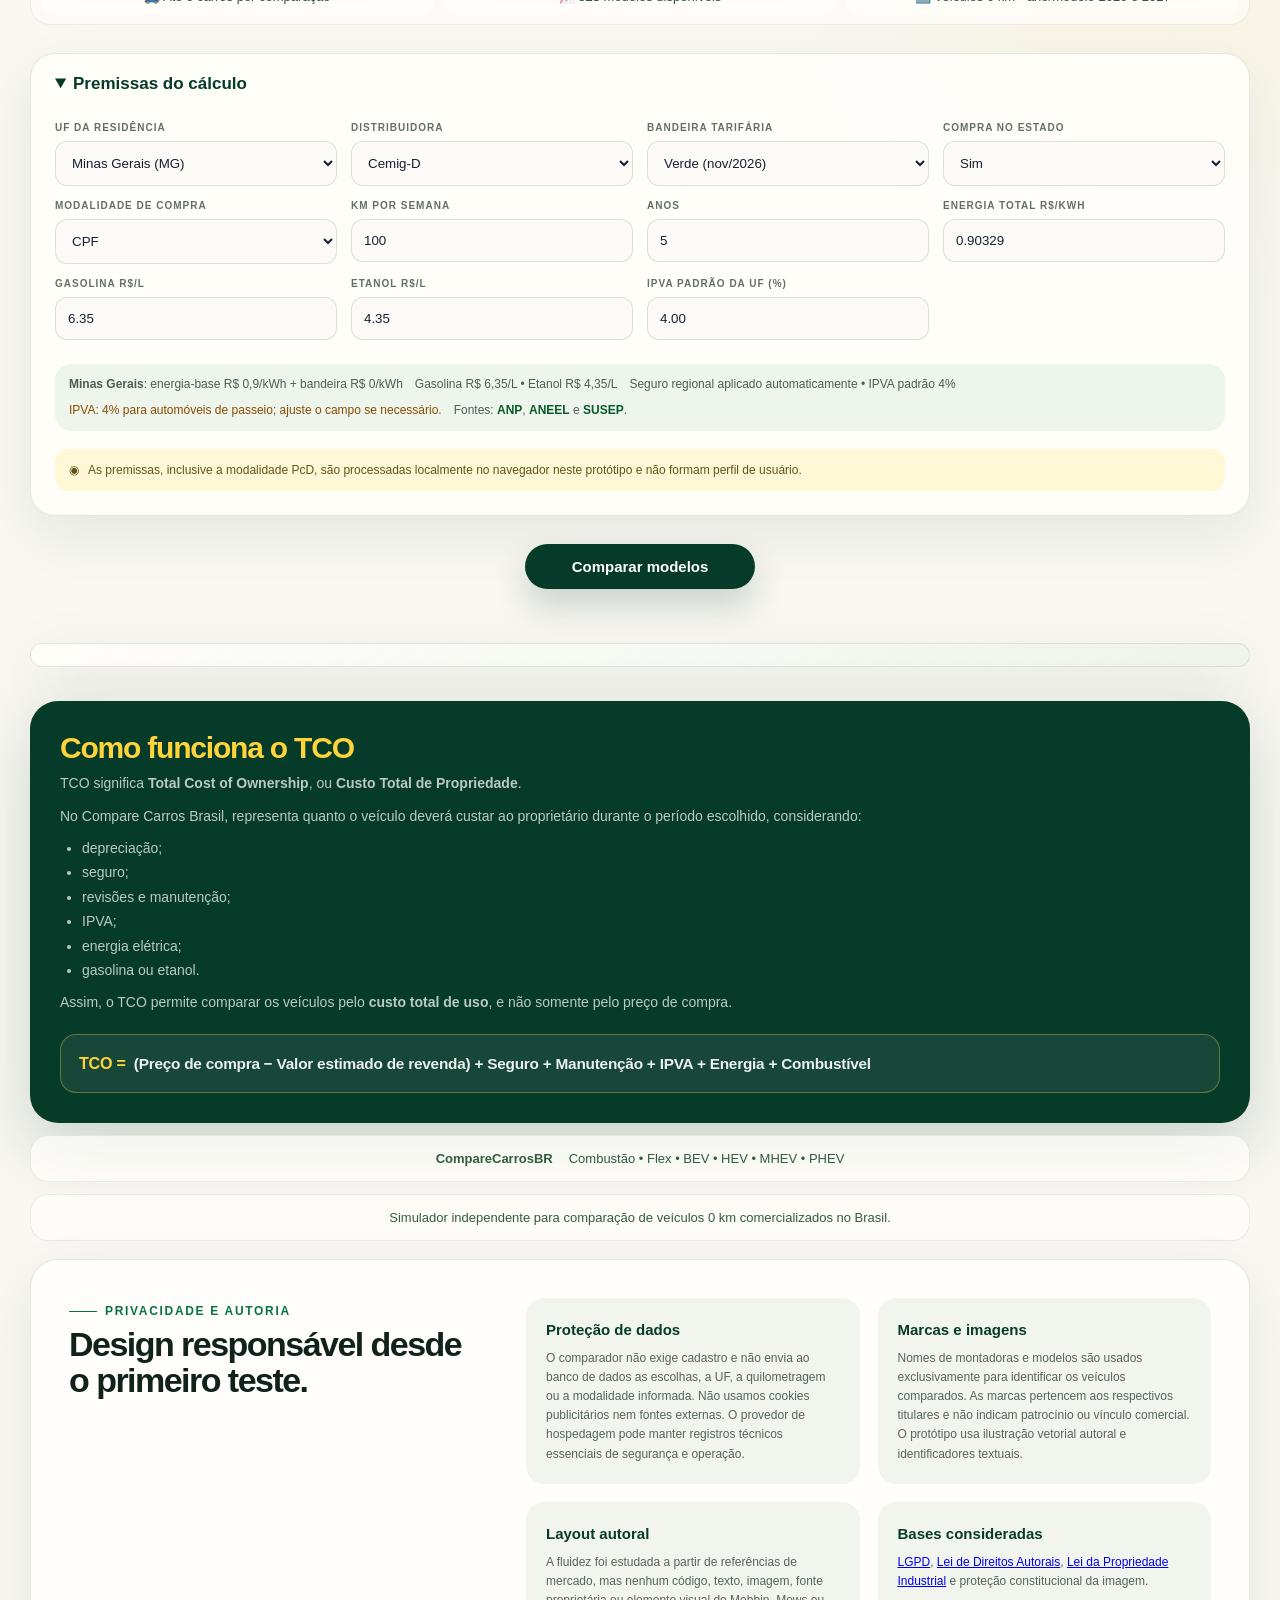
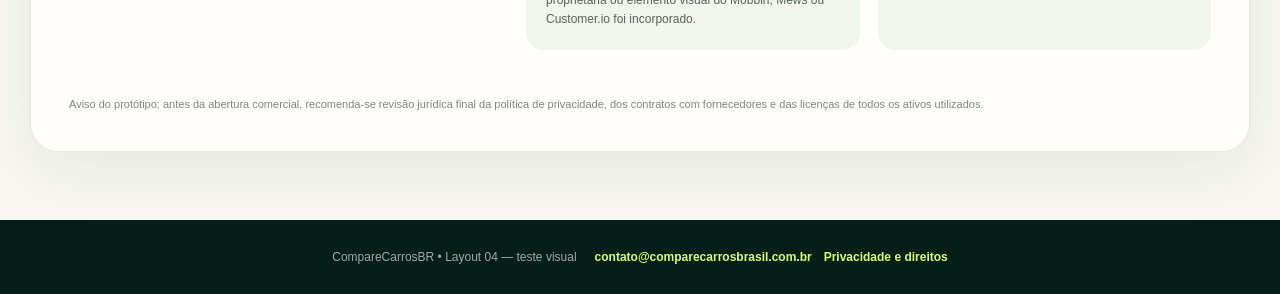
<file: layout04.html>
<!doctype html><html lang="pt-BR"><head><meta charset="utf-8"><meta name="viewport" content="width=device-width,initial-scale=1"><meta name="theme-color" content="#ffffff"><title>CompareCarrosBR — Layout 04 Fluid Test</title><meta name="description" content="Compare carros 0 km por custo total de propriedade, com premissas regionalizadas e visualização dinâmica."><link rel="stylesheet" href="styles.css?v=4"><link rel="stylesheet" href="regional.css"><link rel="stylesheet" href="navigation.css?v=4"><link rel="stylesheet" href="layout04-fluid.css?v=15"></head><body class="layout04">
<header class="topbar"><div class="navwrap"><a class="brand" href="#inicio" aria-label="Compare Carros Brasil"><span class="ccmark">CC</span><span class="brandwords"><strong>COMPARE CARROS</strong><em>BRASIL</em></span></a><nav class="mainnav"><a class="active" href="#inicio">Início</a><a href="#comparar">Comparar</a><a href="#rankings">Rankings</a><a href="#sobre">Sobre</a><a href="#contato">Contato</a></nav><a class="saved" href="#comparar"><span>▱</span> Meus Comparativos</a></div></header>
<main><section id="inicio" class="hero" aria-label="Compare Carros Brasil">
<div class="heroContent">
<p class="heroKicker">Comparação inteligente • Brasil</p>
<h1>Escolha com clareza.<span class="accent">Dirija a melhor decisão.</span></h1>
<p class="heroLead">Compare carros 0 km pelo custo real de propriedade, com energia, combustível, seguro, IPVA, manutenção e depreciação ajustados ao seu uso.</p>
<div class="heroActions"><a class="heroPrimary" href="#comparar">Começar comparação <span aria-hidden="true">→</span></a><a class="heroSecondary" href="#sobre">Entender o TCO</a></div>
<div class="heroTrust"><span>Sem cadastro</span><span>Premissas regionalizadas</span><span>2026 e 2027 • 0 km</span></div>
</div>
<div class="heroVisual" aria-hidden="true"><div class="visualShell"><div class="visualGrid"></div>
<svg class="carSketch suvSketch" viewBox="0 0 820 360" fill="none" xmlns="http://www.w3.org/2000/svg" role="img" aria-label="Ilustração vetorial de uma SUV elétrica robusta e moderna com um gato frajola no banco do motorista e um border collie no banco traseiro">
<defs>
<linearGradient id="suvBodyPaint" x1="108" y1="82" x2="730" y2="300" gradientUnits="userSpaceOnUse">
<stop stop-color="#D9FF6D" stop-opacity=".24"/>
<stop offset=".48" stop-color="#7FE59F" stop-opacity=".13"/>
<stop offset="1" stop-color="#063A29" stop-opacity=".62"/>
</linearGradient>
<linearGradient id="suvGlassPaint" x1="314" y1="73" x2="548" y2="159" gradientUnits="userSpaceOnUse">
<stop stop-color="#102E25" stop-opacity=".88"/>
<stop offset="1" stop-color="#061A13" stop-opacity=".68"/>
</linearGradient>
<linearGradient id="suvCladdingPaint" x1="90" y1="220" x2="760" y2="292" gradientUnits="userSpaceOnUse">
<stop stop-color="#071A13" stop-opacity=".93"/>
<stop offset=".55" stop-color="#0A2A1E" stop-opacity=".9"/>
<stop offset="1" stop-color="#06130F" stop-opacity=".96"/>
</linearGradient>
<radialGradient id="suvRimPaint" cx=".5" cy=".42" r=".65">
<stop stop-color="#264C3B"/>
<stop offset="1" stop-color="#07140F"/>
</radialGradient>
<clipPath id="suvDriverWindowClip"><path d="M451 64H497C522 64 542 74 559 94L607 148H451V64Z"/></clipPath>
<clipPath id="suvRearWindowClip"><path d="M268 148L317 88C332 71 352 64 379 64H431V148H268Z"/></clipPath>
</defs>
<g class="suvMotionGroup">
<path class="suvTrail" d="M14 295H108M2 319H88M726 337H812" stroke="currentColor" stroke-width="4" stroke-linecap="round"/>
<path class="suvGroundShadow" d="M105 325C227 344 617 345 761 320" stroke="#03100B" stroke-opacity=".45" stroke-width="18" stroke-linecap="round"/>
<path class="suvBody" d="M43 264L50 229C55 205 73 188 101 176C136 161 177 156 232 152L290 82C313 55 342 43 381 43H499C543 43 570 58 596 88L645 146L728 154C770 158 793 181 802 218L814 252L797 269H757C749 306 711 331 659 331C607 331 571 305 560 264H323C313 305 276 331 224 331C172 331 135 305 125 264H43Z" fill="url(#suvBodyPaint)" stroke="currentColor" stroke-width="7" stroke-linejoin="round"/>
<path class="suvCladding" d="M45 242L124 241C137 211 170 194 224 194C280 194 310 212 325 246H558C573 212 604 194 659 194C714 194 746 212 758 242H809L814 252L797 269H756C747 308 709 333 659 333C608 333 570 307 559 266H324C313 307 275 333 224 333C173 333 134 307 124 266H43L45 242Z" fill="url(#suvCladdingPaint)" stroke="rgba(217,255,109,.46)" stroke-width="2.5" stroke-linejoin="round"/>
<path class="suvBodyGloss" d="M94 183C149 160 205 160 252 155L303 94C325 68 350 58 386 57H494C536 57 558 72 582 99" stroke="rgba(255,255,255,.34)" stroke-width="3" stroke-linecap="round"/>
<path class="suvRoofRail" d="M343 31H505C529 31 550 37 568 48" stroke="#FFD43B" stroke-width="4" stroke-linecap="round"/>
<path class="suvSpoiler" d="M286 62L316 44H361" stroke="currentColor" stroke-width="5" stroke-linecap="round" stroke-linejoin="round"/>
<path class="suvWindow" d="M268 148L317 88C332 71 352 64 379 64H431V148H268Z" fill="url(#suvGlassPaint)"/>
<path class="suvWindow" d="M451 64H497C522 64 542 74 559 94L607 148H451V64Z" fill="url(#suvGlassPaint)"/>
<g class="suvRearDog" clip-path="url(#suvRearWindowClip)" aria-hidden="true">
<path class="suvDogBody" d="M313 169C317 143 333 132 359 132C387 132 404 145 408 169H313Z" fill="#0A120F" stroke="currentColor" stroke-width="2.5"/>
<path class="suvDogChest" d="M344 134C349 146 359 153 370 134L382 169H333L344 134Z" fill="#FFFDF5"/>
<path class="suvDogHead" d="M320 111L325 78L346 95C353 91 365 91 374 95L396 78L400 112C402 133 386 146 360 146C335 146 319 133 320 111Z" fill="#0A120F" stroke="currentColor" stroke-width="2.5" stroke-linejoin="round"/>
<path class="suvDogBlaze" d="M360 91C351 101 350 113 354 121C358 129 357 138 351 145C365 148 378 143 384 133C376 129 371 122 372 114C373 103 368 96 360 91Z" fill="#FFFDF5"/>
<path class="suvDogCheeks" d="M333 122C338 117 346 119 351 128C348 138 339 141 330 135L333 122ZM372 127C378 118 388 117 394 123L393 136C384 141 376 138 372 127Z" fill="#FFFDF5"/>
<ellipse class="suvDogMuzzle" cx="363" cy="129" rx="20" ry="13" fill="#FFFDF5"/>
<g class="suvDogEyes">
<ellipse cx="348" cy="112" rx="6" ry="7" fill="#79D7FF"/>
<ellipse cx="375" cy="112" rx="6" ry="7" fill="#79D7FF"/>
<ellipse class="suvDogPupil" cx="346" cy="112" rx="2.2" ry="4.7" fill="#06110D"/>
<ellipse class="suvDogPupil" cx="373" cy="112" rx="2.2" ry="4.7" fill="#06110D"/>
</g>
<path class="suvDogNose" d="M356 124Q363 120 370 124L363 131L356 124Z" fill="#07100C"/>
<path class="suvDogSmile" d="M363 131Q356 137 351 132M363 131Q370 138 377 132" stroke="#07100C" stroke-width="2" stroke-linecap="round"/>
<path class="suvDogTongue" d="M356 135C358 132 368 132 371 135V143C370 151 358 151 357 143L356 135Z" fill="#F18E9E" stroke="#07100C" stroke-width="1.3"/>
</g>
<g class="suvDriverCat" clip-path="url(#suvDriverWindowClip)" aria-hidden="true">
<path class="suvCatBody" d="M481 169C482 143 495 132 519 131C545 130 561 144 566 169H481Z" fill="#0B1511" stroke="currentColor" stroke-width="2.5"/>
<path class="suvCatChest" d="M510 134C515 143 522 148 532 134L541 165H501L510 134Z" fill="#FFFDF5"/>
<path class="suvCatHead" d="M491 111L496 82L514 96C521 92 531 92 538 96L554 83L557 112C558 130 546 141 525 141C504 141 491 130 491 111Z" fill="#0A120F" stroke="currentColor" stroke-width="2.5" stroke-linejoin="round"/>
<path class="suvCatBlaze" d="M524 94C518 103 519 114 523 121C526 126 526 133 523 140C533 141 541 137 545 130C539 127 536 121 537 115C538 106 533 99 524 94Z" fill="#FFFDF5"/>
<ellipse class="suvCatMuzzle" cx="530" cy="127" rx="16" ry="11" fill="#FFFDF5"/>
<g class="suvCatEyes">
<ellipse cx="514" cy="112" rx="5.5" ry="6.5" fill="#FFD43B"/>
<ellipse cx="537" cy="112" rx="5.5" ry="6.5" fill="#FFD43B"/>
<ellipse class="suvCatPupil" cx="517" cy="112" rx="2" ry="4.5" fill="#07100C"/>
<ellipse class="suvCatPupil" cx="540" cy="112" rx="2" ry="4.5" fill="#07100C"/>
</g>
<path class="suvCatNose" d="M532 123L538 125L533 130Z" fill="#EFA0A7"/>
<path class="suvCatWhiskers" d="M538 129L560 126M539 133L563 134M515 129L497 126M515 133L497 137" stroke="#FFFDF5" stroke-width="1.8" stroke-linecap="round"/>
<path class="suvCatPaw" d="M540 151C543 144 553 144 556 151V159H539L540 151Z" fill="#FFFDF5" stroke="currentColor" stroke-width="1.5"/>
</g>
<path class="suvPillar" d="M441 65V149" stroke="#D9FF6D" stroke-width="8" stroke-linecap="round"/>
<path class="suvBeltline" d="M111 179C182 159 254 158 320 158H671" stroke="rgba(217,255,109,.72)" stroke-width="3" stroke-linecap="round"/>
<path class="suvShoulder" d="M118 190C235 176 378 177 500 178L674 170L735 180" stroke="rgba(255,255,255,.25)" stroke-width="2.5" stroke-linecap="round"/>
<path class="suvHoodSculpt" d="M616 153L691 166L747 166M622 165L675 181" stroke="currentColor" stroke-width="3" stroke-linecap="round"/>
<path class="suvDoorCut" d="M363 170V239M516 166V239" stroke="rgba(217,255,109,.42)" stroke-width="2.5" stroke-linecap="round"/>
<path class="suvDoorHandle" d="M337 192H370M491 190H524" stroke="#D9FF6D" stroke-width="4" stroke-linecap="round"/>
<path class="suvMirror" d="M600 145C620 140 633 143 641 153C631 161 618 163 603 158Z" fill="#071A13" stroke="#FFD43B" stroke-width="3" stroke-linejoin="round"/>
<path class="suvRocker" d="M325 251H557" stroke="#FFD43B" stroke-width="6" stroke-linecap="round"/>
<path class="suvFrontMask" d="M716 171L778 184L798 219L749 216L721 198Z" fill="rgba(6,20,15,.72)" stroke="rgba(217,255,109,.52)" stroke-width="2.5" stroke-linejoin="round"/>
<path class="suvHeadlight" d="M728 179L779 190L789 205L746 198L728 179Z" fill="rgba(228,255,249,.38)" stroke="#E8FFF7" stroke-width="5" stroke-linecap="round" stroke-linejoin="round"/>
<path class="suvSignatureLight" d="M736 183L776 192" stroke="#FFD43B" stroke-width="3" stroke-linecap="round"/>
<path class="suvFrontIntake" d="M760 230H803L808 247L786 258H754" stroke="#07130F" stroke-width="7" stroke-linecap="round" stroke-linejoin="round"/>
<path class="suvTailLight" d="M54 211L104 199L119 204L72 220" stroke="#FFD43B" stroke-width="6" stroke-linecap="round" stroke-linejoin="round"/>
<path class="suvRearBumper" d="M47 244H100L111 258H58" stroke="#07130F" stroke-width="7" stroke-linecap="round" stroke-linejoin="round"/>
<path class="suvFender suvFenderRear" d="M143 246C151 211 180 190 224 190C268 190 298 211 306 247" stroke="currentColor" stroke-width="7" stroke-linecap="round"/>
<path class="suvFender suvFenderFront" d="M578 246C587 211 616 190 659 190C703 190 733 211 741 247" stroke="currentColor" stroke-width="7" stroke-linecap="round"/>
<g class="suvWheel suvWheelRear">
<circle class="suvWheelTire" cx="224" cy="269" r="59" fill="#06110D" stroke="#D9FF6D" stroke-width="6"/>
<circle class="suvWheelRim" cx="224" cy="269" r="43" fill="url(#suvRimPaint)" stroke="#FFD43B" stroke-width="3"/>
<path class="suvWheelSpokes" d="M224 228L232 257L259 244L239 267L264 281L235 278L237 309L224 282L211 309L213 278L184 281L209 267L189 244L216 257L224 228Z" fill="rgba(217,255,109,.82)"/>
<circle cx="224" cy="269" r="10" fill="#FFD43B" stroke="#07140F" stroke-width="3"/>
</g>
<g class="suvWheel suvWheelFront">
<circle class="suvWheelTire" cx="659" cy="269" r="59" fill="#06110D" stroke="#D9FF6D" stroke-width="6"/>
<circle class="suvWheelRim" cx="659" cy="269" r="43" fill="url(#suvRimPaint)" stroke="#FFD43B" stroke-width="3"/>
<path class="suvWheelSpokes" d="M659 228L667 257L694 244L674 267L699 281L670 278L672 309L659 282L646 309L648 278L619 281L644 267L624 244L651 257L659 228Z" fill="rgba(217,255,109,.82)"/>
<circle cx="659" cy="269" r="10" fill="#FFD43B" stroke="#07140F" stroke-width="3"/>
</g>
<path class="suvBolt" d="M429 186L407 216H429L414 250L459 207H437L454 186H429Z" fill="#FFD43B"/>
</g>
</svg>
<div class="roadPulse"></div>
<div class="floatMetric metricOne"><small>TCO comparado</small><strong><span class="metricDot"></span>Decisão clara</strong></div>
<div class="floatMetric metricTwo"><small>Custos regionalizados</small><strong>UF + perfil de uso</strong></div>
</div></div>
</section>
<section id="comparar" class="compareSection"><div class="sectionHead"><p class="sectionKicker">Monte seu cenário</p><h1>Compare com contexto, não apenas preço.</h1><p>Escolha até seis modelos e ajuste as premissas para enxergar o custo total da sua decisão.</p></div>
<div id="selectors" class="selectors">
<div class="selectCard"><div class="cardTitle"><span class="carIcon">▣</span><strong>Carro 1</strong></div><select aria-label="Carro 1"></select></div>
<div class="selectCard"><div class="cardTitle"><span class="carIcon">▣</span><strong>Carro 2</strong></div><select aria-label="Carro 2"></select></div>
<div class="selectCard"><div class="cardTitle"><span class="carIcon">▣</span><strong>Carro 3 <small>(opcional)</small></strong></div><select aria-label="Carro 3"></select></div>
<div class="selectCard"><div class="cardTitle"><span class="carIcon">▣</span><strong>Carro 4 <small>(opcional)</small></strong></div><select aria-label="Carro 4"></select></div>
<div class="selectCard"><div class="cardTitle"><span class="carIcon">▣</span><strong>Carro 5 <small>(opcional)</small></strong></div><select aria-label="Carro 5"></select></div>
<div class="selectCard"><div class="cardTitle"><span class="carIcon">▣</span><strong>Carro 6 <small>(opcional)</small></strong></div><select aria-label="Carro 6"></select></div>
</div>
<div class="infobar"><span>🚙 Até 6 carros por comparação</span><span>📈 <b id="catalogCount">0</b> modelos disponíveis</span><span>🆕 Veículos 0 km • ano/modelo 2026 e 2027</span></div>
<details class="premissas" open><summary>Premissas do cálculo</summary><div class="controls regionalControls">
<label>UF da residência<select id="uf"></select></label>
<label>Distribuidora<select id="utility"></select></label>
<label>Bandeira tarifária<select id="tariffFlag"></select></label>
<label>Compra no estado<select id="localPurchase"><option value="yes">Sim</option><option value="no">Não</option></select></label>
<label>Modalidade de compra<select id="mode"><option>CPF</option><option>CNPJ</option><option>PcD</option></select></label>
<label>Km por semana<input id="weekly" type="number" value="100" min="0"></label>
<label>Anos<input id="years" type="number" value="5" min="1" max="15"></label>
<label>Energia total R$/kWh<input id="energy" type="number" value="0.92214" step="0.00001"></label>
<label>Gasolina R$/L<input id="gas" type="number" value="6.19" step="0.01"></label>
<label>Etanol R$/L<input id="ethanol" type="number" value="3.94" step="0.01"></label>
<label>IPVA padrão da UF (%)<input id="ipvaRate" type="number" value="4" min="0" max="10" step="0.01"></label>
</div><div id="regionalMeta" class="regionalMeta"></div><p class="privacyHint"><span aria-hidden="true">◉</span><span>As premissas, inclusive a modalidade PcD, são processadas localmente no navegador neste protótipo e não formam perfil de usuário.</span></p></details>
<div class="actionRow"><button id="compare">Comparar modelos</button></div>
<section id="summary" class="summary"></section><section id="rankings" class="rankingsArea" aria-label="Rankings do comparativo"><section id="tableWrap" class="tablewrap"></section></section><section id="maintenanceNotes" class="maintenanceNotes" aria-live="polite"></section>
<section id="sobre" class="notes"><h2>Como funciona o TCO</h2><p>TCO significa <strong>Total Cost of Ownership</strong>, ou <strong>Custo Total de Propriedade</strong>.</p><p>No Compare Carros Brasil, representa quanto o veículo deverá custar ao proprietário durante o período escolhido, considerando:</p><ul><li>depreciação;</li><li>seguro;</li><li>revisões e manutenção;</li><li>IPVA;</li><li>energia elétrica;</li><li>gasolina ou etanol.</li></ul><p>Assim, o TCO permite comparar os veículos pelo <strong>custo total de uso</strong>, e não somente pelo preço de compra.</p><p class="tcoFormula" aria-label="Fórmula do Custo Total de Propriedade"><strong>TCO =</strong><span>(Preço de compra − Valor estimado de revenda) + Seguro + Manutenção + IPVA + Energia + Combustível</span></p></section>
<section class="mini"><strong>CompareCarrosBR</strong><span>Combustão • Flex • BEV • HEV • MHEV • PHEV</span></section>
<section class="contact">Simulador independente para comparação de veículos 0 km comercializados no Brasil.</section>
<section id="privacidade" class="legalPanel">
<div><p class="sectionKicker">Privacidade e autoria</p><h2>Design responsável desde o primeiro teste.</h2></div>
<div class="legalGrid">
<div class="legalCard"><strong>Proteção de dados</strong>O comparador não exige cadastro e não envia ao banco de dados as escolhas, a UF, a quilometragem ou a modalidade informada. Não usamos cookies publicitários nem fontes externas. O provedor de hospedagem pode manter registros técnicos essenciais de segurança e operação.</div>
<div class="legalCard"><strong>Marcas e imagens</strong>Nomes de montadoras e modelos são usados exclusivamente para identificar os veículos comparados. As marcas pertencem aos respectivos titulares e não indicam patrocínio ou vínculo comercial. O protótipo usa ilustração vetorial autoral e identificadores textuais.</div>
<div class="legalCard"><strong>Layout autoral</strong>A fluidez foi estudada a partir de referências de mercado, mas nenhum código, texto, imagem, fonte proprietária ou elemento visual do Mobbin, Mews ou Customer.io foi incorporado.</div>
<div class="legalCard"><strong>Bases consideradas</strong><a href="https://www.planalto.gov.br/ccivil_03/_ato2015-2018/2018/lei/L13709compilado.htm" target="_blank" rel="noopener noreferrer">LGPD</a>, <a href="https://www.planalto.gov.br/ccivil_03/leis/l9610.htm" target="_blank" rel="noopener noreferrer">Lei de Direitos Autorais</a>, <a href="https://www.planalto.gov.br/ccivil_03/leis/l9279.htm" target="_blank" rel="noopener noreferrer">Lei da Propriedade Industrial</a> e proteção constitucional da imagem.</div>
</div>
<p class="legalSmall">Aviso do protótipo: antes da abertura comercial, recomenda-se revisão jurídica final da política de privacidade, dos contratos com fornecedores e das licenças de todos os ativos utilizados.</p>
</section>
</section></main><footer id="contato" class="siteFooter" aria-label="Contato"><span>CompareCarrosBR • Layout 04 — teste visual</span><div class="footerLegal"><a href="mailto:contato@comparecarrosbrasil.com.br">contato@comparecarrosbrasil.com.br</a><a href="#privacidade">Privacidade e direitos</a></div></footer><script src="db.js?v=2"></script><script src="regional-db.js"></script><script src="maintenance-db.js?v=2"></script><script src="logic-layout04.js?v=2"></script><script src="navigation.js?v=4"></script><script src="layout04-motion.js?v=4"></script></body></html>
</file>
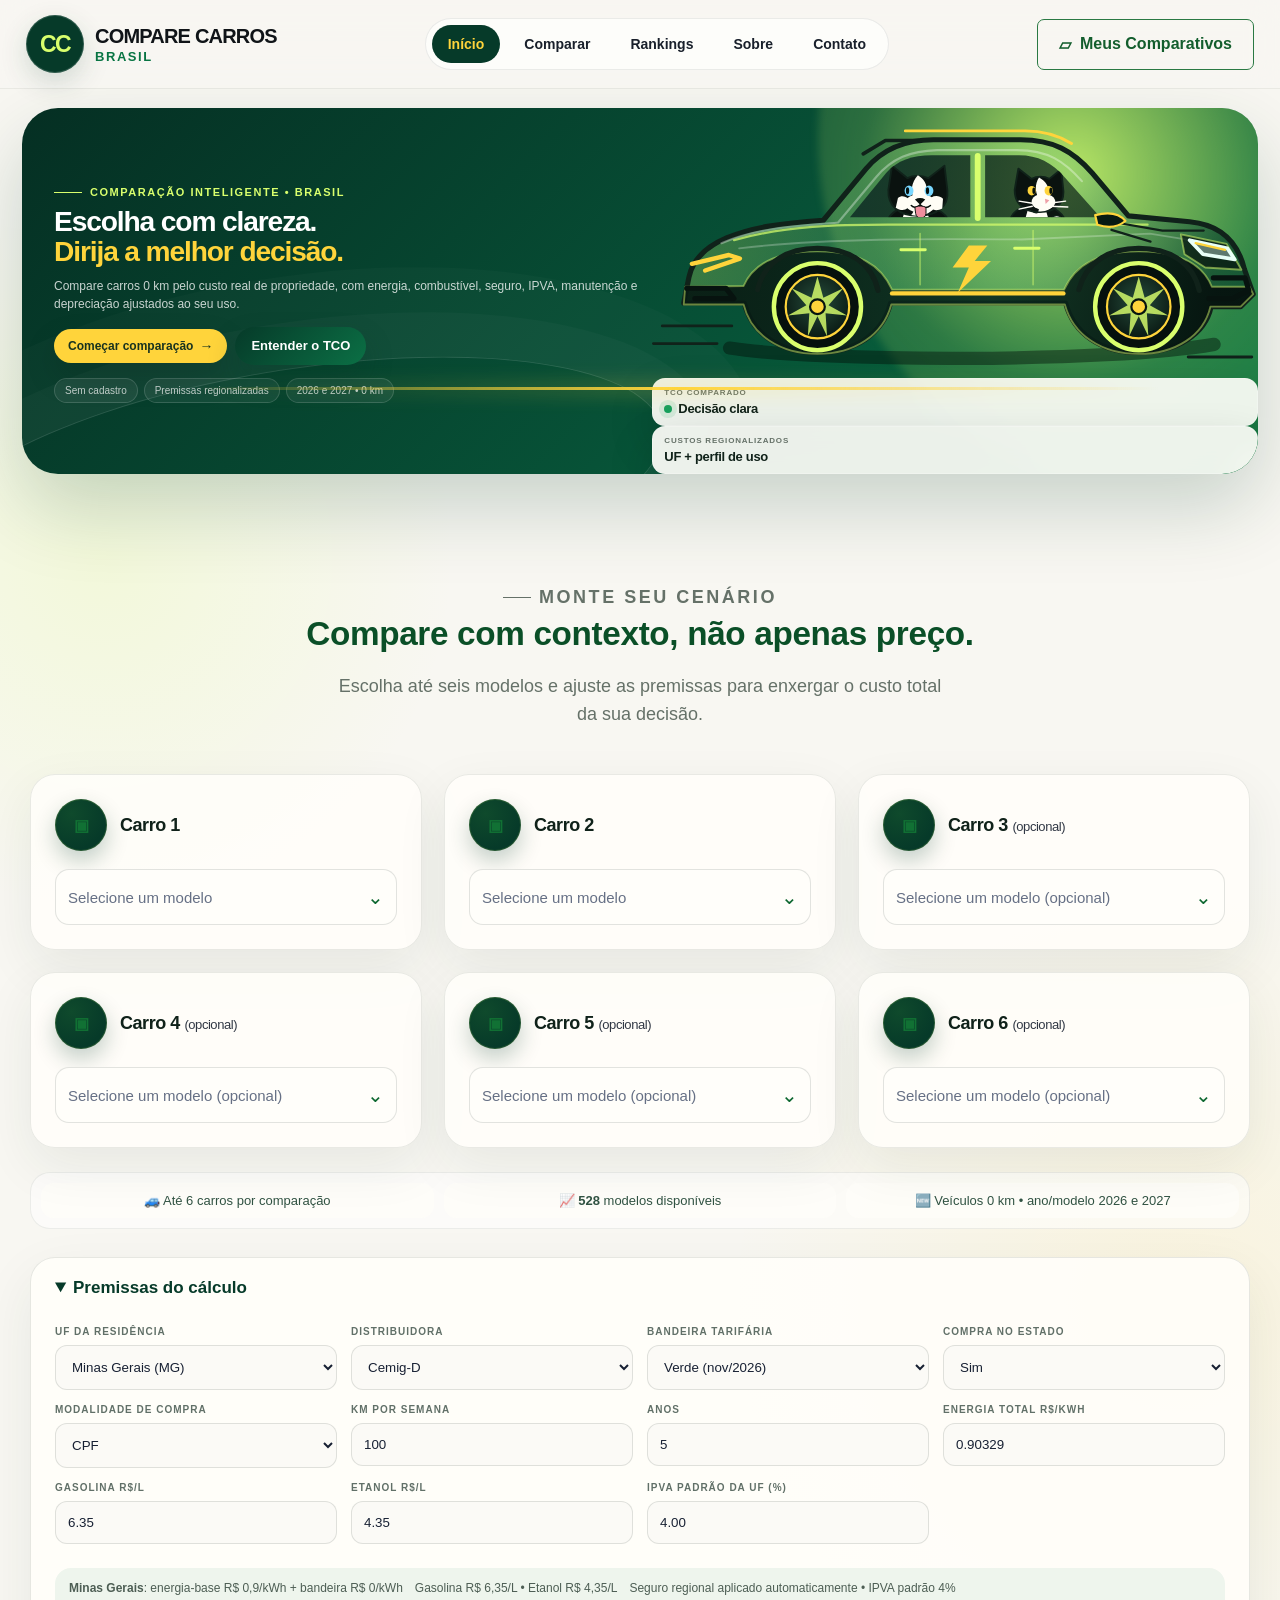
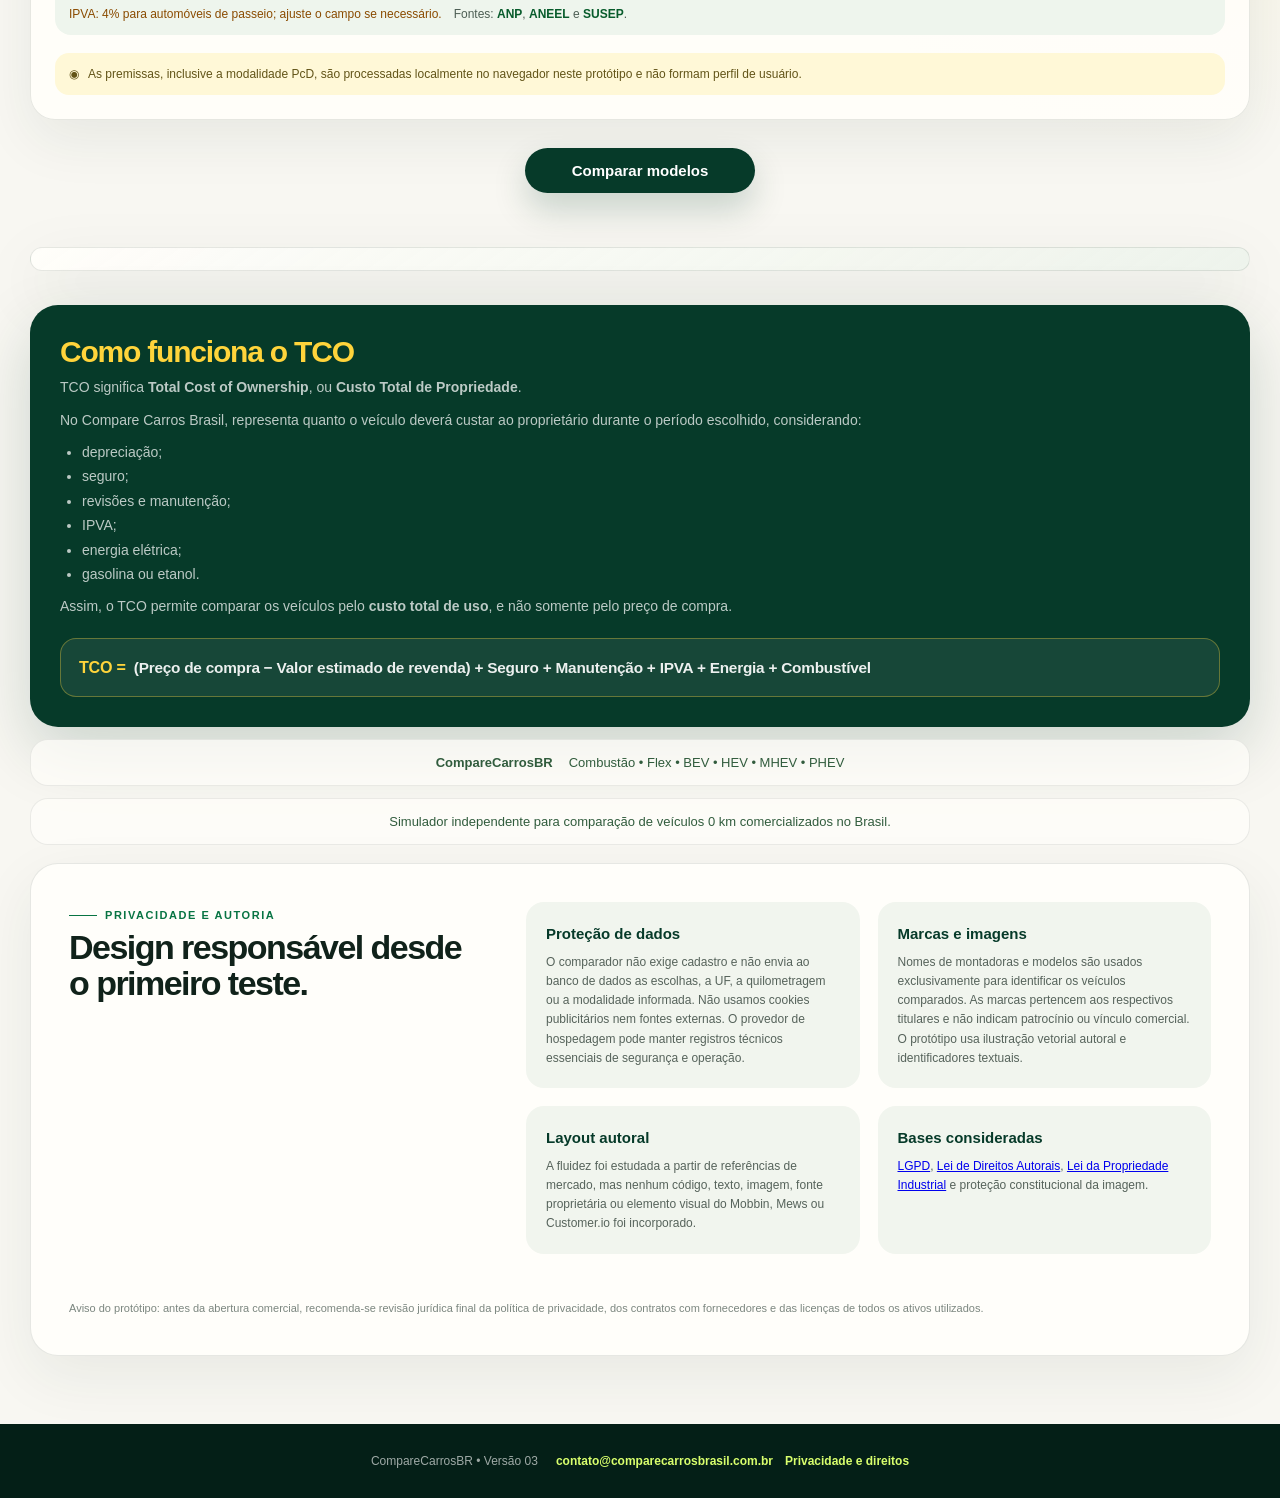
<file: versao03.html>
<!doctype html><html lang="pt-BR"><head><meta charset="utf-8"><meta name="viewport" content="width=device-width,initial-scale=1"><meta name="theme-color" content="#ffffff"><title>CompareCarrosBR — Versão 03</title><meta name="description" content="Compare carros 0 km por custo total de propriedade, com premissas regionalizadas e visualização dinâmica."><link rel="stylesheet" href="styles.css?v=4"><link rel="stylesheet" href="regional.css"><link rel="stylesheet" href="navigation.css?v=4"><link rel="stylesheet" href="versao03-fluid.css?v=5"></head><body class="layout04">
<header class="topbar"><div class="navwrap"><a class="brand" href="#inicio" aria-label="Compare Carros Brasil"><span class="ccmark">CC</span><span class="brandwords"><strong>COMPARE CARROS</strong><em>BRASIL</em></span></a><nav class="mainnav"><a class="active" href="#inicio">Início</a><a href="#comparar">Comparar</a><a href="#rankings">Rankings</a><a href="#sobre">Sobre</a><a href="#contato">Contato</a></nav><a class="saved" href="#comparar"><span>▱</span> Meus Comparativos</a></div></header>
<main><section id="inicio" class="hero" aria-label="Compare Carros Brasil">
<div class="heroContent">
<p class="heroKicker">Comparação inteligente • Brasil</p>
<h1>Escolha com clareza.<span class="accent">Dirija a melhor decisão.</span></h1>
<p class="heroLead">Compare carros 0 km pelo custo real de propriedade, com energia, combustível, seguro, IPVA, manutenção e depreciação ajustados ao seu uso.</p>
<div class="heroActions"><a class="heroPrimary" href="#comparar">Começar comparação <span aria-hidden="true">→</span></a><a class="heroSecondary" href="#sobre">Entender o TCO</a></div>
<div class="heroTrust"><span>Sem cadastro</span><span>Premissas regionalizadas</span><span>2026 e 2027 • 0 km</span></div>
</div>
<div class="heroVisual" aria-hidden="true"><div class="visualShell"><div class="visualGrid"></div>
<svg class="carSketch suvSketch" viewBox="0 0 820 360" fill="none" xmlns="http://www.w3.org/2000/svg" role="img" aria-label="Ilustração vetorial de uma SUV elétrica robusta e moderna com um gato frajola no banco do motorista e um border collie no banco traseiro">
<defs>
<linearGradient id="suvBodyPaint" x1="108" y1="82" x2="730" y2="300" gradientUnits="userSpaceOnUse">
<stop stop-color="#D9FF6D" stop-opacity=".24"/>
<stop offset=".48" stop-color="#7FE59F" stop-opacity=".13"/>
<stop offset="1" stop-color="#063A29" stop-opacity=".62"/>
</linearGradient>
<linearGradient id="suvGlassPaint" x1="314" y1="73" x2="548" y2="159" gradientUnits="userSpaceOnUse">
<stop stop-color="#102E25" stop-opacity=".88"/>
<stop offset="1" stop-color="#061A13" stop-opacity=".68"/>
</linearGradient>
<linearGradient id="suvCladdingPaint" x1="90" y1="220" x2="760" y2="292" gradientUnits="userSpaceOnUse">
<stop stop-color="#071A13" stop-opacity=".93"/>
<stop offset=".55" stop-color="#0A2A1E" stop-opacity=".9"/>
<stop offset="1" stop-color="#06130F" stop-opacity=".96"/>
</linearGradient>
<radialGradient id="suvRimPaint" cx=".5" cy=".42" r=".65">
<stop stop-color="#264C3B"/>
<stop offset="1" stop-color="#07140F"/>
</radialGradient>
<clipPath id="suvDriverWindowClip"><path d="M451 64H497C522 64 542 74 559 94L607 148H451V64Z"/></clipPath>
<clipPath id="suvRearWindowClip"><path d="M268 148L317 88C332 71 352 64 379 64H431V148H268Z"/></clipPath>
</defs>
<g class="suvMotionGroup">
<path class="suvTrail" d="M14 295H108M2 319H88M726 337H812" stroke="currentColor" stroke-width="4" stroke-linecap="round"/>
<path class="suvGroundShadow" d="M105 325C227 344 617 345 761 320" stroke="#03100B" stroke-opacity=".45" stroke-width="18" stroke-linecap="round"/>
<path class="suvBody" d="M43 264L50 229C55 205 73 188 101 176C136 161 177 156 232 152L290 82C313 55 342 43 381 43H499C543 43 570 58 596 88L645 146L728 154C770 158 793 181 802 218L814 252L797 269H757C749 306 711 331 659 331C607 331 571 305 560 264H323C313 305 276 331 224 331C172 331 135 305 125 264H43Z" fill="url(#suvBodyPaint)" stroke="currentColor" stroke-width="7" stroke-linejoin="round"/>
<path class="suvCladding" d="M45 242L124 241C137 211 170 194 224 194C280 194 310 212 325 246H558C573 212 604 194 659 194C714 194 746 212 758 242H809L814 252L797 269H756C747 308 709 333 659 333C608 333 570 307 559 266H324C313 307 275 333 224 333C173 333 134 307 124 266H43L45 242Z" fill="url(#suvCladdingPaint)" stroke="rgba(217,255,109,.46)" stroke-width="2.5" stroke-linejoin="round"/>
<path class="suvBodyGloss" d="M94 183C149 160 205 160 252 155L303 94C325 68 350 58 386 57H494C536 57 558 72 582 99" stroke="rgba(255,255,255,.34)" stroke-width="3" stroke-linecap="round"/>
<path class="suvRoofRail" d="M343 31H505C529 31 550 37 568 48" stroke="#FFD43B" stroke-width="4" stroke-linecap="round"/>
<path class="suvSpoiler" d="M286 62L316 44H361" stroke="currentColor" stroke-width="5" stroke-linecap="round" stroke-linejoin="round"/>
<path class="suvWindow" d="M268 148L317 88C332 71 352 64 379 64H431V148H268Z" fill="url(#suvGlassPaint)"/>
<path class="suvWindow" d="M451 64H497C522 64 542 74 559 94L607 148H451V64Z" fill="url(#suvGlassPaint)"/>
<g class="suvRearDog" clip-path="url(#suvRearWindowClip)" aria-hidden="true">
<path class="suvDogBody" d="M313 169C317 143 333 132 359 132C387 132 404 145 408 169H313Z" fill="#0A120F" stroke="currentColor" stroke-width="2.5"/>
<path class="suvDogChest" d="M344 134C349 146 359 153 370 134L382 169H333L344 134Z" fill="#FFFDF5"/>
<path class="suvDogHead" d="M320 111L325 78L346 95C353 91 365 91 374 95L396 78L400 112C402 133 386 146 360 146C335 146 319 133 320 111Z" fill="#0A120F" stroke="currentColor" stroke-width="2.5" stroke-linejoin="round"/>
<path class="suvDogBlaze" d="M360 91C351 101 350 113 354 121C358 129 357 138 351 145C365 148 378 143 384 133C376 129 371 122 372 114C373 103 368 96 360 91Z" fill="#FFFDF5"/>
<path class="suvDogCheeks" d="M333 122C338 117 346 119 351 128C348 138 339 141 330 135L333 122ZM372 127C378 118 388 117 394 123L393 136C384 141 376 138 372 127Z" fill="#FFFDF5"/>
<ellipse class="suvDogMuzzle" cx="363" cy="129" rx="20" ry="13" fill="#FFFDF5"/>
<g class="suvDogEyes">
<ellipse cx="348" cy="112" rx="6" ry="7" fill="#79D7FF"/>
<ellipse cx="375" cy="112" rx="6" ry="7" fill="#79D7FF"/>
<ellipse class="suvDogPupil" cx="346" cy="112" rx="2.2" ry="4.7" fill="#06110D"/>
<ellipse class="suvDogPupil" cx="373" cy="112" rx="2.2" ry="4.7" fill="#06110D"/>
</g>
<path class="suvDogNose" d="M356 124Q363 120 370 124L363 131L356 124Z" fill="#07100C"/>
<path class="suvDogSmile" d="M363 131Q356 137 351 132M363 131Q370 138 377 132" stroke="#07100C" stroke-width="2" stroke-linecap="round"/>
<path class="suvDogTongue" d="M356 135C358 132 368 132 371 135V143C370 151 358 151 357 143L356 135Z" fill="#F18E9E" stroke="#07100C" stroke-width="1.3"/>
</g>
<g class="suvDriverCat" clip-path="url(#suvDriverWindowClip)" aria-hidden="true">
<path class="suvCatBody" d="M481 169C482 143 495 132 519 131C545 130 561 144 566 169H481Z" fill="#0B1511" stroke="currentColor" stroke-width="2.5"/>
<path class="suvCatChest" d="M510 134C515 143 522 148 532 134L541 165H501L510 134Z" fill="#FFFDF5"/>
<path class="suvCatHead" d="M491 111L496 82L514 96C521 92 531 92 538 96L554 83L557 112C558 130 546 141 525 141C504 141 491 130 491 111Z" fill="#0A120F" stroke="currentColor" stroke-width="2.5" stroke-linejoin="round"/>
<path class="suvCatBlaze" d="M524 94C518 103 519 114 523 121C526 126 526 133 523 140C533 141 541 137 545 130C539 127 536 121 537 115C538 106 533 99 524 94Z" fill="#FFFDF5"/>
<ellipse class="suvCatMuzzle" cx="530" cy="127" rx="16" ry="11" fill="#FFFDF5"/>
<g class="suvCatEyes">
<ellipse cx="514" cy="112" rx="5.5" ry="6.5" fill="#FFD43B"/>
<ellipse cx="537" cy="112" rx="5.5" ry="6.5" fill="#FFD43B"/>
<ellipse class="suvCatPupil" cx="517" cy="112" rx="2" ry="4.5" fill="#07100C"/>
<ellipse class="suvCatPupil" cx="540" cy="112" rx="2" ry="4.5" fill="#07100C"/>
</g>
<path class="suvCatNose" d="M532 123L538 125L533 130Z" fill="#EFA0A7"/>
<path class="suvCatWhiskers" d="M538 129L560 126M539 133L563 134M515 129L497 126M515 133L497 137" stroke="#FFFDF5" stroke-width="1.8" stroke-linecap="round"/>
<path class="suvCatPaw" d="M540 151C543 144 553 144 556 151V159H539L540 151Z" fill="#FFFDF5" stroke="currentColor" stroke-width="1.5"/>
</g>
<path class="suvPillar" d="M441 65V149" stroke="#D9FF6D" stroke-width="8" stroke-linecap="round"/>
<path class="suvBeltline" d="M111 179C182 159 254 158 320 158H671" stroke="rgba(217,255,109,.72)" stroke-width="3" stroke-linecap="round"/>
<path class="suvShoulder" d="M118 190C235 176 378 177 500 178L674 170L735 180" stroke="rgba(255,255,255,.25)" stroke-width="2.5" stroke-linecap="round"/>
<path class="suvHoodSculpt" d="M616 153L691 166L747 166M622 165L675 181" stroke="currentColor" stroke-width="3" stroke-linecap="round"/>
<path class="suvDoorCut" d="M363 170V239M516 166V239" stroke="rgba(217,255,109,.42)" stroke-width="2.5" stroke-linecap="round"/>
<path class="suvDoorHandle" d="M337 192H370M491 190H524" stroke="#D9FF6D" stroke-width="4" stroke-linecap="round"/>
<path class="suvMirror" d="M600 145C620 140 633 143 641 153C631 161 618 163 603 158Z" fill="#071A13" stroke="#FFD43B" stroke-width="3" stroke-linejoin="round"/>
<path class="suvRocker" d="M325 251H557" stroke="#FFD43B" stroke-width="6" stroke-linecap="round"/>
<path class="suvFrontMask" d="M716 171L778 184L798 219L749 216L721 198Z" fill="rgba(6,20,15,.72)" stroke="rgba(217,255,109,.52)" stroke-width="2.5" stroke-linejoin="round"/>
<path class="suvHeadlight" d="M728 179L779 190L789 205L746 198L728 179Z" fill="rgba(228,255,249,.38)" stroke="#E8FFF7" stroke-width="5" stroke-linecap="round" stroke-linejoin="round"/>
<path class="suvSignatureLight" d="M736 183L776 192" stroke="#FFD43B" stroke-width="3" stroke-linecap="round"/>
<path class="suvFrontIntake" d="M760 230H803L808 247L786 258H754" stroke="#07130F" stroke-width="7" stroke-linecap="round" stroke-linejoin="round"/>
<path class="suvTailLight" d="M54 211L104 199L119 204L72 220" stroke="#FFD43B" stroke-width="6" stroke-linecap="round" stroke-linejoin="round"/>
<path class="suvRearBumper" d="M47 244H100L111 258H58" stroke="#07130F" stroke-width="7" stroke-linecap="round" stroke-linejoin="round"/>
<path class="suvFender suvFenderRear" d="M143 246C151 211 180 190 224 190C268 190 298 211 306 247" stroke="currentColor" stroke-width="7" stroke-linecap="round"/>
<path class="suvFender suvFenderFront" d="M578 246C587 211 616 190 659 190C703 190 733 211 741 247" stroke="currentColor" stroke-width="7" stroke-linecap="round"/>
<g class="suvWheel suvWheelRear">
<circle class="suvWheelTire" cx="224" cy="269" r="59" fill="#06110D" stroke="#D9FF6D" stroke-width="6"/>
<circle class="suvWheelRim" cx="224" cy="269" r="43" fill="url(#suvRimPaint)" stroke="#FFD43B" stroke-width="3"/>
<path class="suvWheelSpokes" d="M224 228L232 257L259 244L239 267L264 281L235 278L237 309L224 282L211 309L213 278L184 281L209 267L189 244L216 257L224 228Z" fill="rgba(217,255,109,.82)"/>
<circle cx="224" cy="269" r="10" fill="#FFD43B" stroke="#07140F" stroke-width="3"/>
</g>
<g class="suvWheel suvWheelFront">
<circle class="suvWheelTire" cx="659" cy="269" r="59" fill="#06110D" stroke="#D9FF6D" stroke-width="6"/>
<circle class="suvWheelRim" cx="659" cy="269" r="43" fill="url(#suvRimPaint)" stroke="#FFD43B" stroke-width="3"/>
<path class="suvWheelSpokes" d="M659 228L667 257L694 244L674 267L699 281L670 278L672 309L659 282L646 309L648 278L619 281L644 267L624 244L651 257L659 228Z" fill="rgba(217,255,109,.82)"/>
<circle cx="659" cy="269" r="10" fill="#FFD43B" stroke="#07140F" stroke-width="3"/>
</g>
<path class="suvBolt" d="M429 186L407 216H429L414 250L459 207H437L454 186H429Z" fill="#FFD43B"/>
</g>
</svg>
<div class="roadPulse"></div>
<div class="floatMetric metricOne"><small>TCO comparado</small><strong><span class="metricDot"></span>Decisão clara</strong></div>
<div class="floatMetric metricTwo"><small>Custos regionalizados</small><strong>UF + perfil de uso</strong></div>
</div></div>
</section>
<section id="comparar" class="compareSection"><div class="sectionHead"><p class="sectionKicker">Monte seu cenário</p><h1>Compare com contexto, não apenas preço.</h1><p>Escolha até seis modelos e ajuste as premissas para enxergar o custo total da sua decisão.</p></div>
<div id="selectors" class="selectors">
<div class="selectCard"><div class="cardTitle"><span class="carIcon">▣</span><strong>Carro 1</strong></div><select aria-label="Carro 1"></select></div>
<div class="selectCard"><div class="cardTitle"><span class="carIcon">▣</span><strong>Carro 2</strong></div><select aria-label="Carro 2"></select></div>
<div class="selectCard"><div class="cardTitle"><span class="carIcon">▣</span><strong>Carro 3 <small>(opcional)</small></strong></div><select aria-label="Carro 3"></select></div>
<div class="selectCard"><div class="cardTitle"><span class="carIcon">▣</span><strong>Carro 4 <small>(opcional)</small></strong></div><select aria-label="Carro 4"></select></div>
<div class="selectCard"><div class="cardTitle"><span class="carIcon">▣</span><strong>Carro 5 <small>(opcional)</small></strong></div><select aria-label="Carro 5"></select></div>
<div class="selectCard"><div class="cardTitle"><span class="carIcon">▣</span><strong>Carro 6 <small>(opcional)</small></strong></div><select aria-label="Carro 6"></select></div>
</div>
<div class="infobar"><span>🚙 Até 6 carros por comparação</span><span>📈 <b id="catalogCount">0</b> modelos disponíveis</span><span>🆕 Veículos 0 km • ano/modelo 2026 e 2027</span></div>
<details class="premissas" open><summary>Premissas do cálculo</summary><div class="controls regionalControls">
<label>UF da residência<select id="uf"></select></label>
<label>Distribuidora<select id="utility"></select></label>
<label>Bandeira tarifária<select id="tariffFlag"></select></label>
<label>Compra no estado<select id="localPurchase"><option value="yes">Sim</option><option value="no">Não</option></select></label>
<label>Modalidade de compra<select id="mode"><option>CPF</option><option>CNPJ</option><option>PcD</option></select></label>
<label>Km por semana<input id="weekly" type="number" value="100" min="0"></label>
<label>Anos<input id="years" type="number" value="5" min="1" max="15"></label>
<label>Energia total R$/kWh<input id="energy" type="number" value="0.92214" step="0.00001"></label>
<label>Gasolina R$/L<input id="gas" type="number" value="6.19" step="0.01"></label>
<label>Etanol R$/L<input id="ethanol" type="number" value="3.94" step="0.01"></label>
<label>IPVA padrão da UF (%)<input id="ipvaRate" type="number" value="4" min="0" max="10" step="0.01"></label>
</div><div id="regionalMeta" class="regionalMeta"></div><p class="privacyHint"><span aria-hidden="true">◉</span><span>As premissas, inclusive a modalidade PcD, são processadas localmente no navegador neste protótipo e não formam perfil de usuário.</span></p></details>
<div class="actionRow"><button id="compare">Comparar modelos</button></div>
<section id="summary" class="summary"></section><section id="rankings" class="rankingsArea" aria-label="Rankings do comparativo"><section id="tableWrap" class="tablewrap"></section></section><section id="maintenanceNotes" class="maintenanceNotes" aria-live="polite"></section><section id="dataTransparency" aria-label="Transparência dos dados"></section>
<section id="sobre" class="notes"><h2>Como funciona o TCO</h2><p>TCO significa <strong>Total Cost of Ownership</strong>, ou <strong>Custo Total de Propriedade</strong>.</p><p>No Compare Carros Brasil, representa quanto o veículo deverá custar ao proprietário durante o período escolhido, considerando:</p><ul><li>depreciação;</li><li>seguro;</li><li>revisões e manutenção;</li><li>IPVA;</li><li>energia elétrica;</li><li>gasolina ou etanol.</li></ul><p>Assim, o TCO permite comparar os veículos pelo <strong>custo total de uso</strong>, e não somente pelo preço de compra.</p><p class="tcoFormula" aria-label="Fórmula do Custo Total de Propriedade"><strong>TCO =</strong><span>(Preço de compra − Valor estimado de revenda) + Seguro + Manutenção + IPVA + Energia + Combustível</span></p></section>
<section class="mini"><strong>CompareCarrosBR</strong><span>Combustão • Flex • BEV • HEV • MHEV • PHEV</span></section>
<section class="contact">Simulador independente para comparação de veículos 0 km comercializados no Brasil.</section>
<section id="privacidade" class="legalPanel">
<div><p class="sectionKicker">Privacidade e autoria</p><h2>Design responsável desde o primeiro teste.</h2></div>
<div class="legalGrid">
<div class="legalCard"><strong>Proteção de dados</strong>O comparador não exige cadastro e não envia ao banco de dados as escolhas, a UF, a quilometragem ou a modalidade informada. Não usamos cookies publicitários nem fontes externas. O provedor de hospedagem pode manter registros técnicos essenciais de segurança e operação.</div>
<div class="legalCard"><strong>Marcas e imagens</strong>Nomes de montadoras e modelos são usados exclusivamente para identificar os veículos comparados. As marcas pertencem aos respectivos titulares e não indicam patrocínio ou vínculo comercial. O protótipo usa ilustração vetorial autoral e identificadores textuais.</div>
<div class="legalCard"><strong>Layout autoral</strong>A fluidez foi estudada a partir de referências de mercado, mas nenhum código, texto, imagem, fonte proprietária ou elemento visual do Mobbin, Mews ou Customer.io foi incorporado.</div>
<div class="legalCard"><strong>Bases consideradas</strong><a href="https://www.planalto.gov.br/ccivil_03/_ato2015-2018/2018/lei/L13709compilado.htm" target="_blank" rel="noopener noreferrer">LGPD</a>, <a href="https://www.planalto.gov.br/ccivil_03/leis/l9610.htm" target="_blank" rel="noopener noreferrer">Lei de Direitos Autorais</a>, <a href="https://www.planalto.gov.br/ccivil_03/leis/l9279.htm" target="_blank" rel="noopener noreferrer">Lei da Propriedade Industrial</a> e proteção constitucional da imagem.</div>
</div>
<p class="legalSmall">Aviso do protótipo: antes da abertura comercial, recomenda-se revisão jurídica final da política de privacidade, dos contratos com fornecedores e das licenças de todos os ativos utilizados.</p>
</section>
</section></main><footer id="contato" class="siteFooter" aria-label="Contato"><span>CompareCarrosBR • Versão 03</span><div class="footerLegal"><a href="mailto:contato@comparecarrosbrasil.com.br">contato@comparecarrosbrasil.com.br</a><a href="#privacidade">Privacidade e direitos</a></div></footer><script src="db.js?v=4"></script><script src="regional-db.js"></script><script src="maintenance-db.js?v=4"></script><script src="logic-versao03.js?v=8"></script><script src="navigation.js?v=4"></script><script src="versao03-motion.js?v=5"></script></body></html>
</file>
<file: styles.css>
:root{--green:#075b2b;--green2:#17813e;--yellow:#f6bd00;--ink:#111827;--muted:#626b7a;--line:#e5e8ec;--soft:#f5f9f6}*{box-sizing:border-box}html{scroll-behavior:smooth}body{margin:0;background:#fff;color:var(--ink);font-family:Inter,system-ui,-apple-system,BlinkMacSystemFont,"Segoe UI",Arial,sans-serif}.topbar{position:sticky;top:0;z-index:30;background:rgba(255,255,255,.97);border-bottom:1px solid #eceff1;box-shadow:0 3px 16px rgba(22,46,31,.04)}.navwrap{max-width:1680px;margin:auto;min-height:102px;padding:14px 28px;display:flex;align-items:center;gap:30px}.brand{display:flex;align-items:center;gap:12px;text-decoration:none;color:#101418;margin-right:auto}.ccmark{width:68px;height:68px;border:3px solid #23833f;border-radius:50%;display:grid;place-items:center;color:#23833f;font-size:29px;font-weight:850;letter-spacing:-.06em}.brandwords strong{display:block;font-size:23px;line-height:1.1;letter-spacing:-.02em}.brandwords em{display:block;color:#1c7a37;font-style:normal;font-size:17px;margin-top:5px}.mainnav{display:flex;align-items:center;gap:48px}.mainnav a{position:relative;text-decoration:none;color:#19202b;font-weight:650;font-size:16px;padding:29px 0}.mainnav a.active{color:#0b5d2b}.mainnav a.active:after{content:"";position:absolute;left:0;right:0;bottom:16px;height:2px;background:#0d7033}.saved{margin-left:auto;text-decoration:none;color:#135d2d;border:1.5px solid #2a7943;border-radius:7px;padding:15px 21px;font-weight:750;display:flex;align-items:center;gap:9px}main{max-width:1706px;margin:auto;padding:20px 18px 44px}.hero{border:2px solid #1b6434;border-right-color:#e8b000;border-radius:25px;overflow:hidden;box-shadow:0 8px 26px rgba(24,62,39,.08);background:#fff}.compareSection{padding:32px 34px 0}.sectionHead{text-align:center;margin:0 auto 31px}.sectionHead h1{margin:0;color:#0a4f27;font-size:36px;letter-spacing:-.035em}.sectionHead p{margin:8px 0 0;color:#5e6676;font-size:18px}.selectors{display:grid;grid-template-columns:repeat(3,minmax(0,1fr));gap:24px 66px;position:relative}.selectCard{background:#fff;border:1px solid #e8ebee;border-radius:18px;box-shadow:0 7px 22px rgba(20,41,29,.08);padding:23px 24px;min-height:154px}.cardTitle{display:flex;align-items:center;gap:13px;margin-bottom:16px}.cardTitle strong{font-size:19px}.cardTitle small{font-size:13px;color:#303744;font-weight:500}.carIcon{width:43px;height:43px;border-radius:50%;background:#e7f5e9;color:#117134;display:grid;place-items:center;font-weight:900}.selectCard select{width:100%;height:50px;border:1px solid #d8dde5;border-radius:8px;background:#fff;padding:0 14px;color:#4e586a;font-size:15px;outline:none}.selectCard select:focus{border-color:#6daa7c;box-shadow:0 0 0 3px rgba(17,113,52,.08)}.infobar{display:grid;grid-template-columns:repeat(3,1fr);margin:20px 0 18px;border-radius:14px;background:linear-gradient(90deg,#eef7f0,#f6faf7,#eef7f0);padding:16px 22px;color:#245e38;text-align:center;font-size:14px}.infobar span+span{border-left:1px solid #d9e8dd}.premissas{border:1px solid #e2e8e4;border-radius:14px;background:#fff;margin-top:15px;overflow:hidden}.premissas summary{cursor:pointer;padding:15px 18px;font-weight:800;color:#0a5b2b;background:#f8fbf9}.controls{display:grid;grid-template-columns:repeat(6,minmax(120px,1fr));gap:12px;padding:18px}.controls label{font-size:11px;text-transform:uppercase;letter-spacing:.06em;color:#687280;font-weight:800}.controls input,.controls select{width:100%;margin-top:6px;padding:11px;border:1px solid #d8dde5;border-radius:9px;background:#fff;color:#172033}.actionRow{display:flex;justify-content:center;margin:20px 0}button{border:0;border-radius:10px;padding:14px 28px;background:linear-gradient(135deg,#075b2b,#17813e);color:#fff;font-weight:800;font-size:15px;cursor:pointer;box-shadow:0 8px 22px rgba(7,91,43,.18)}button:hover{transform:translateY(-1px)}.summary{display:grid;grid-template-columns:repeat(4,1fr);gap:12px;margin:20px 0}.kpi{border:1px solid #dfe9e2;background:linear-gradient(180deg,#fff,#f8fbf9);border-radius:16px;padding:18px;box-shadow:0 8px 25px rgba(16,24,40,.05)}.kpi small{display:block;color:#75808f;font-size:11px;text-transform:uppercase;letter-spacing:.06em}.kpi strong{display:block;margin-top:7px;color:#075b2b;font-size:21px}.tablewrap{overflow:auto;border:1px solid #e4e7ec;border-radius:18px;background:#fff;box-shadow:0 10px 30px rgba(16,24,40,.06)}table{border-collapse:separate;border-spacing:0;width:100%;min-width:1050px}th,td{padding:14px 12px;border-bottom:1px solid #edf0f2;text-align:center;font-size:13px}thead th{position:sticky;top:0;background:#f2f8f4;color:#184d2b;z-index:2;font-size:12px}th:first-child,td:first-child{text-align:left;position:sticky;left:0;background:#fff;z-index:1;min-width:245px;color:#596474}.tag{display:inline-flex;border-radius:999px;padding:5px 9px;background:#e8f5ec;color:#075b2b;font-size:11px;font-weight:800}.best{background:#e8f7ee!important;color:#075b2b!important;font-weight:900}.notes{margin-top:22px;border:1px solid #eceff2;border-radius:16px;padding:20px 22px;background:#fff}.notes h2{margin:0 0 7px;color:#075b2b;font-size:18px}.notes p{margin:0;color:#667085;line-height:1.6;font-size:13px}.mini,.contact{margin-top:12px;border-radius:14px;background:#f8fbf9;padding:15px 18px;color:#315c3d;font-size:13px;display:flex;gap:16px;justify-content:center}footer{text-align:center;padding:25px;color:#84908b;font-size:12px;border-top:1px solid #eef2ef;background:#fafcfb}@media(max-width:1150px){.mainnav{display:none}.navwrap{min-height:82px}.ccmark{width:55px;height:55px;font-size:24px}.brandwords strong{font-size:18px}.brandwords em{font-size:14px}.selectors{grid-template-columns:repeat(2,1fr);gap:18px}.controls{grid-template-columns:repeat(3,1fr)}.summary{grid-template-columns:repeat(2,1fr)}}@media(max-width:680px){.navwrap{padding:10px 14px;min-height:68px}.saved{display:none}.ccmark{width:44px;height:44px;font-size:20px}.brandwords strong{font-size:14px}.brandwords em{font-size:11px;margin-top:2px}main{padding:12px 10px 28px}.hero{border-radius:16px}.compareSection{padding:24px 4px 0}.sectionHead h1{font-size:28px}.sectionHead p{font-size:15px}.selectors{grid-template-columns:1fr;gap:14px}.selectCard{min-height:0;padding:18px}.infobar{grid-template-columns:1fr;gap:10px;text-align:left}.infobar span+span{border-left:0;border-top:1px solid #d9e8dd;padding-top:10px}.controls{grid-template-columns:1fr 1fr;padding:14px}.summary{grid-template-columns:1fr 1fr}.mini,.contact{display:block;text-align:center}}.selectCard{position:relative}.nativeModelSelect{position:absolute!important;width:1px!important;height:1px!important;margin:-1px!important;padding:0!important;overflow:hidden!important;clip:rect(0 0 0 0)!important;white-space:nowrap!important;border:0!important;opacity:0!important;pointer-events:none!important}.modelPicker{position:relative}.modelPickerButton{width:100%;min-height:52px;padding:7px 12px!important;border:1px solid #d8dde5!important;border-radius:10px!important;background:#fff!important;color:#344054!important;box-shadow:none!important;display:flex;align-items:center;justify-content:space-between;gap:12px;text-align:left;font:inherit;cursor:pointer}.modelPickerButton:hover{border-color:#9abfa4!important}.modelPickerButton:focus-visible,.modelPicker.open .modelPickerButton{outline:none;border-color:#16813d!important;box-shadow:0 0 0 3px rgba(17,113,52,.1)!important}.pickerPlaceholder{color:#667085;font-size:15px;font-weight:500}.pickerChevron{color:#0c672f;font-size:20px;line-height:1;transition:transform .2s ease}.modelPicker.open .pickerChevron{transform:rotate(180deg)}.pickerSelection{min-width:0;display:flex;align-items:center;gap:10px}.pickerSelectionText{min-width:0;display:flex;flex-direction:column;gap:2px}.pickerSelectionText strong,.pickerSelectionText small{overflow:hidden;text-overflow:ellipsis;white-space:nowrap}.pickerSelectionText strong{color:#172033;font-size:14px}.pickerSelectionText small{color:#667085;font-size:12px;font-weight:500}.brandLogo{width:36px;height:36px;flex:0 0 36px;border:1px solid #e5e9e7;border-radius:9px;background:#fff;display:grid;place-items:center;padding:5px;overflow:hidden}.brandLogo img{width:100%;height:100%;display:block;object-fit:contain}.brandLogo>span{display:none;width:100%;height:100%;place-items:center;border-radius:5px;background:#eaf5ed;color:#0b6a31;font-size:10px;font-weight:900;letter-spacing:-.02em}.brandLogo.fallback img{display:none}.brandLogo.fallback>span{display:grid}.modelPickerPanel{position:absolute;z-index:80;top:calc(100% + 8px);left:0;right:0;min-width:310px;background:#fff;border:1px solid #dfe6e1;border-radius:14px;box-shadow:0 18px 45px rgba(15,44,26,.2);overflow:hidden}.modelPickerPanel[hidden]{display:none}.modelPickerSearchWrap{padding:12px;border-bottom:1px solid #eef1ef;background:#fbfcfb}.modelPickerSearch{width:100%;height:42px;border:1px solid #d6ded8;border-radius:9px;padding:0 12px;font:inherit;color:#172033;outline:none}.modelPickerSearch:focus{border-color:#16813d;box-shadow:0 0 0 3px rgba(17,113,52,.1)}.modelPickerList{max-height:380px;overflow-y:auto;overscroll-behavior:contain;padding:8px}.pickerBrandGroup{border-radius:10px;overflow:hidden}.pickerBrandGroup+.pickerBrandGroup{margin-top:6px}.pickerBrandHeader{position:sticky;top:0;z-index:1;display:flex;align-items:center;gap:10px;padding:9px 10px;background:#f1f8f3;color:#0a5c2b}.pickerBrandHeader .brandLogo{width:32px;height:32px;flex-basis:32px;border-radius:8px}.pickerBrandHeader strong{font-size:14px}.modelPickerOption{width:100%;padding:10px 12px!important;border:0!important;border-radius:8px!important;background:#fff!important;color:#172033!important;box-shadow:none!important;display:flex;flex-direction:column;align-items:flex-start;gap:3px;text-align:left;font:inherit;cursor:pointer}.modelPickerOption:hover,.modelPickerOption:focus-visible{outline:none;background:#edf8f0!important}.modelPickerOption span{font-size:14px;font-weight:750}.modelPickerOption small{color:#667085;font-size:11px;line-height:1.35;font-weight:500}.modelPickerOption[hidden],.pickerBrandGroup[hidden]{display:none!important}@media(max-width:680px){.modelPickerPanel{position:fixed;z-index:120;top:78px;left:12px;right:12px;min-width:0}.modelPickerList{max-height:calc(100vh - 175px)}}
</file>
<file: regional.css>
.regionalControls{grid-template-columns:repeat(4,minmax(150px,1fr))}
.regionalControls label{min-width:0}
.regionalControls select,.regionalControls input{width:100%}
.regionalMeta{display:flex;flex-wrap:wrap;gap:8px 12px;margin-top:14px;padding:12px 14px;border:1px solid #d9e7dd;border-radius:12px;background:#f6fbf7;color:#45534b;font-size:12px;line-height:1.45}
.regionalMeta a{color:#075b2b;font-weight:700;text-decoration:none}
.regionalMeta a:hover{text-decoration:underline}
.regionalMeta .alert{color:#8a4b00}
.ruleTag{display:inline-flex;align-items:center;padding:3px 8px;border-radius:999px;background:#e8f5ec;color:#075b2b;font-size:11px;font-weight:800;line-height:1.35}
.ruleTag.conditional{background:#fff4d2;color:#7a4d00}
.saving{color:#087a38;font-weight:800}
.mutedValue{color:#697386;font-size:12px}
.maintenanceNotes{margin:12px 0 24px;padding:16px 18px;border:1px solid #d9e7dd;border-radius:12px;background:#f8fbf9;color:#45534b;font-size:12px;line-height:1.55}
.maintenanceNotes:empty{display:none}
.maintenanceNoteTitle{display:flex;align-items:flex-start;gap:5px;margin-bottom:8px;color:#163c25}
.maintenanceNoteTitle sup{font-weight:800}
.maintenanceNotes ul{margin:0;padding-left:19px}
.maintenanceNotes li+li{margin-top:6px}
.maintenanceNotes a{color:#075b2b;font-weight:700;text-decoration:none;white-space:nowrap}
.maintenanceNotes a:hover{text-decoration:underline}
.maintenanceDisclaimer{margin:10px 0 0;color:#697386}
.notes p+p{margin-top:10px}
.notes ul{margin:10px 0;padding-left:22px;color:#667085;font-size:13px;line-height:1.6}
.notes li+li{margin-top:2px}
@media(max-width:980px){.regionalControls{grid-template-columns:repeat(2,minmax(140px,1fr))}}
@media(max-width:560px){.regionalControls{grid-template-columns:1fr}.regionalMeta{display:block}.regionalMeta span{display:block;margin:5px 0}}
</file>
<file: navigation.css>
.mainnav a{transition:color .28s ease,transform .28s ease}
.mainnav a::after{content:"";position:absolute;left:0;right:0;bottom:16px;height:2px;background:#f6bd00;opacity:0;transform:scaleX(0);transform-origin:center;transition:opacity .28s ease,transform .28s ease}
.mainnav a.active{color:#f6bd00}
.mainnav a.active::after{background:#f6bd00;opacity:1;transform:scaleX(1)}
.mainnav a:focus-visible{outline:2px solid #f6bd00;outline-offset:6px;border-radius:2px}
#inicio,#comparar,#rankings,#sobre,#contato{scroll-margin-top:118px}
@media(prefers-reduced-motion:reduce){html{scroll-behavior:auto}.mainnav a,.mainnav a::after{transition:none}}
.siteFooter{display:flex;align-items:center;justify-content:center;gap:12px;flex-wrap:wrap}
.siteFooter a{color:#0a5b2b;font-weight:750;text-decoration:none;transition:color .28s ease}
.siteFooter a:hover,.siteFooter a:focus-visible{color:#f6bd00}
@media(max-width:680px){.siteFooter{flex-direction:column;gap:8px}}
</file>
<file: versao03-fluid.css>
:root{
  --l3-ink:#10221a;
  --l3-deep:#063a29;
  --l3-green:#087443;
  --l3-green-2:#16a05d;
  --l3-yellow:#ffd43b;
  --l3-lime:#d9ff6d;
  --l3-cream:#f4f0e7;
  --l3-paper:#fffefa;
  --l3-muted:#657168;
  --l3-line:rgba(16,34,26,.12);
  --l3-display:"Aptos Display","Segoe UI Variable Display","Helvetica Neue",Arial,sans-serif;
  --l3-body:"Aptos","Segoe UI Variable Text","Helvetica Neue",Arial,sans-serif;
}

html{scroll-padding-top:112px}
body.layout04{
  overflow-x:hidden;
  background:
    radial-gradient(circle at 8% 18%,rgba(217,255,109,.18),transparent 22rem),
    radial-gradient(circle at 92% 42%,rgba(255,212,59,.11),transparent 28rem),
    #f8f7f2;
  color:var(--l3-ink);
  font-family:var(--l3-body);
}

.layout04 .topbar{
  border:0;
  background:rgba(248,247,242,.78);
  box-shadow:0 1px 0 rgba(16,34,26,.06);
  backdrop-filter:blur(18px) saturate(145%);
  -webkit-backdrop-filter:blur(18px) saturate(145%);
  transition:background .35s ease,box-shadow .35s ease,transform .35s ease;
}
.layout04 .topbar.is-scrolled{
  background:rgba(255,254,250,.9);
  box-shadow:0 16px 45px rgba(6,58,41,.09),0 1px 0 rgba(16,34,26,.08);
}
.layout04 .navwrap{max-width:1540px;min-height:88px;padding:12px 26px;gap:26px}
.layout04 .brand{gap:11px}
.layout04 .ccmark{
  width:58px;height:58px;border:0;background:var(--l3-deep);color:var(--l3-lime);
  box-shadow:inset 0 0 0 1px rgba(255,255,255,.16),0 10px 28px rgba(6,58,41,.16);
  font-family:var(--l3-display);font-size:23px;letter-spacing:-.07em;
  transition:transform .3s ease,box-shadow .3s ease;
}
.layout04 .brand:hover .ccmark{transform:rotate(-5deg) scale(1.04);box-shadow:0 15px 34px rgba(6,58,41,.22)}
.layout04 .brandwords strong{font-family:var(--l3-display);font-size:20px;letter-spacing:-.04em}
.layout04 .brandwords em{margin-top:2px;color:var(--l3-green);font-size:13px;font-weight:750;letter-spacing:.12em}
.layout04 .mainnav{gap:8px;padding:6px;border:1px solid rgba(16,34,26,.08);border-radius:999px;background:rgba(255,255,255,.58)}
.layout04 .mainnav a{padding:11px 16px;border-radius:999px;font-size:14px;transition:color .25s ease,background .25s ease,transform .25s ease}
.layout04 .mainnav a::after{display:none}
.layout04 .mainnav a:hover{background:rgba(6,58,41,.06);transform:translateY(-1px)}
.layout04 .mainnav a.active{background:var(--l3-deep);color:var(--l3-yellow)}
.layout04 .savedContainer{
  margin-left:auto;position:relative;padding:3px;border-radius:.9em;overflow:hidden;isolation:isolate;
  background:linear-gradient(135deg,var(--l3-deep),#0b7045);
  box-shadow:0 10px 26px rgba(6,58,41,.3);transition:transform .25s ease,box-shadow .25s ease;
}
.layout04 .savedContainer::before{
  content:"";position:absolute;top:0;left:-60%;width:40%;height:100%;z-index:2;pointer-events:none;
  background:linear-gradient(115deg,transparent,rgba(255,255,255,.6),transparent);
  transform:skewX(-20deg);opacity:0;animation:carIconShine 3.2s ease-in-out infinite;
}
.layout04 .savedContainer:hover{transform:translateY(-2px);box-shadow:0 16px 34px rgba(6,58,41,.4)}
.layout04 .savedBtn{
  position:relative;z-index:1;display:inline-flex;align-items:center;gap:8px;
  padding:11px 20px;border-radius:.7em;border:none;
  background:linear-gradient(135deg,var(--l3-deep),#0b7045);
  color:var(--l3-lime);font-weight:800;font-size:15px;font-family:var(--l3-body);
  cursor:pointer;text-decoration:none;
}
@media(prefers-reduced-motion:reduce){.layout04 .savedContainer::before{animation:none;opacity:0}}

.layout04 main{max-width:1540px;padding:20px 22px 68px}
.layout04 .hero{
  position:relative;isolation:isolate;display:grid;grid-template-columns:minmax(0,1.02fr) minmax(440px,.98fr);
  min-height:230px;overflow:hidden;border:0;border-radius:36px;
  background:linear-gradient(135deg,#052f23 0%,#075237 58%,#087443 100%);
  box-shadow:0 32px 80px rgba(6,58,41,.2);
}
.layout04 .hero::before{
  content:"";position:absolute;z-index:-1;width:720px;height:720px;right:-280px;top:-330px;border-radius:50%;
  background:radial-gradient(circle at 35% 55%,rgba(217,255,109,.85),rgba(217,255,109,.18) 34%,transparent 68%);
  filter:blur(4px);animation:l3Glow 9s ease-in-out infinite alternate;translate:0 var(--parallaxGlow,0px);
}
.layout04 .hero::after{
  content:"";position:absolute;z-index:-1;inset:auto auto -36% -8%;width:60%;height:64%;border-radius:50%;
  border:1px solid rgba(255,255,255,.15);box-shadow:0 0 0 46px rgba(255,255,255,.025),0 0 0 92px rgba(255,255,255,.018);
  transform:rotate(-9deg);
}
.layout04 .heroContent{align-self:center;padding:clamp(20px,2.5vw,38px);padding-right:14px;color:#fff}
.layout04 .heroKicker,.layout04 .sectionKicker{
  display:inline-flex;align-items:center;gap:8px;margin:0 0 9px;font-size:11px;font-weight:800;
  letter-spacing:.14em;text-transform:uppercase;
}
.layout04 .heroKicker{color:var(--l3-lime)}
.layout04 .heroKicker::before,.layout04 .sectionKicker::before{content:"";width:28px;height:1px;background:currentColor}
.layout04 .hero h1{
  max-width:780px;margin:0;font-family:var(--l3-display);font-size:clamp(22px,2.2vw,36px);font-weight:760;
  line-height:1.04;letter-spacing:-.04em;text-wrap:balance;
}
.layout04 .hero h1 .accent{display:block;color:var(--l3-yellow)}
.layout04 .heroLead{max-width:650px;margin:11px 0 0;color:rgba(255,255,255,.78);font-size:clamp(12px,.9vw,14px);line-height:1.5}
.layout04 .heroActions{display:flex;align-items:center;flex-wrap:wrap;gap:8px;margin-top:14px}
.layout04 .heroPrimary,.layout04 .heroSecondary{
  display:inline-flex;align-items:center;justify-content:center;gap:6px;min-height:34px;padding:0 14px;border-radius:999px;
  font-size:12px;font-weight:800;text-decoration:none;transition:transform .25s ease,background .25s ease,box-shadow .25s ease;
}
.layout04 .heroPrimary{position:relative;overflow:hidden;isolation:isolate;background:var(--l3-yellow);color:#18321f;box-shadow:0 14px 32px rgba(0,0,0,.15);animation:heroPrimaryGlow 2.6s ease-in-out infinite}
.layout04 .heroPrimary::after{content:"";position:absolute;top:0;left:-60%;width:40%;height:100%;background:linear-gradient(115deg,transparent,rgba(255,255,255,.65),transparent);transform:skewX(-20deg);opacity:0}
.layout04 .heroPrimary:hover{transform:translateY(-3px);box-shadow:0 18px 38px rgba(0,0,0,.22);animation-play-state:paused}
.layout04 .heroPrimary:hover::after{animation:carIconShine .9s ease forwards}
.layout04 .heroPrimary span{font-size:14px;transition:transform .25s ease}
.layout04 .heroPrimary:hover span{transform:translateX(4px)}
.layout04 .heroSecondary{
  position:relative;overflow:hidden;isolation:isolate;border-color:transparent;color:#fff;
  min-height:38px;padding:0 16px;font-size:13px;
  background:linear-gradient(135deg,var(--l3-deep),#0b7045);box-shadow:0 14px 28px rgba(6,58,41,.28);
}
.layout04 .heroSecondary::before{
  content:"";position:absolute;top:0;left:-60%;width:40%;height:100%;
  background:linear-gradient(115deg,transparent,rgba(255,255,255,.55),transparent);
  transform:skewX(-20deg);opacity:0;animation:carIconShine 4.5s ease-in-out infinite;
}
.layout04 .heroSecondary:hover{transform:translateY(-3px);box-shadow:0 18px 34px rgba(6,58,41,.36)}
@media(prefers-reduced-motion:reduce){.layout04 .heroSecondary::before{animation:none;opacity:0}}
.layout04 .heroTrust{display:flex;flex-wrap:wrap;gap:6px;margin-top:13px}
.layout04 .heroTrust span{padding:6px 10px;border:1px solid rgba(255,255,255,.15);border-radius:999px;background:rgba(255,255,255,.06);color:rgba(255,255,255,.74);font-size:10px}
@keyframes heroPrimaryGlow{0%,100%{box-shadow:0 14px 32px rgba(0,0,0,.15),0 0 0 rgba(217,255,109,0)}50%{box-shadow:0 14px 32px rgba(0,0,0,.15),0 0 22px rgba(217,255,109,.55)}}
@media(prefers-reduced-motion:reduce){.layout04 .heroPrimary{animation:none}.layout04 .heroPrimary::after{display:none}}

/* Badges — agora estáticos, empilhados no canto inferior direito do banner */
.layout04 .heroBadgesStack{
  position:absolute;right:4px;bottom:14%;z-index:3;
  display:flex;flex-direction:column;align-items:stretch;gap:6px;
}
.layout04 .heroBadgesStack .heroSecondary{justify-content:center}
.layout04 .heroBadgesStack .floatMetric{position:static;animation:none}


.layout04 .roadPulse{position:absolute;z-index:1;left:14%;right:8%;bottom:23%;height:3px;border-radius:999px;background:linear-gradient(90deg,transparent,var(--l3-yellow),transparent);filter:drop-shadow(0 0 10px var(--l3-yellow));animation:l3Road 2.6s ease-in-out infinite}
.layout04 .floatMetric{
  position:absolute;z-index:3;min-width:120px;padding:9px 11px;border:1px solid rgba(255,255,255,.24);border-radius:13px;
  background:rgba(255,254,250,.92);box-shadow:0 20px 45px rgba(0,0,0,.18);color:var(--l3-ink);backdrop-filter:blur(12px);
}
.layout04 .floatMetric small{display:block;color:var(--l3-muted);font-size:8px;font-weight:800;letter-spacing:.1em;text-transform:uppercase}
.layout04 .floatMetric strong{display:block;margin-top:4px;font-family:var(--l3-display);font-size:13px;letter-spacing:-.025em}
.layout04 .metricOne,.layout04 .metricTwo{position:static}
.layout04 .metricDot{display:inline-block;width:8px;height:8px;margin-right:6px;border-radius:50%;background:var(--l3-green-2);box-shadow:0 0 0 5px rgba(22,160,93,.12);animation:metricPulse 2.4s ease-in-out infinite}
@keyframes metricPulse{0%,100%{box-shadow:0 0 0 5px rgba(22,160,93,.12)}50%{box-shadow:0 0 0 9px rgba(22,160,93,.24)}}
@media(prefers-reduced-motion:reduce){.layout04 .metricDot{animation:none}}

.layout04 .compareSection{padding:94px 8px 0}
.layout04 .sectionHead{max-width:820px;margin:0 auto 46px;position:relative}
.layout04 .sectionHead h1 .wordMask{display:inline-block;overflow:hidden;vertical-align:top;padding-bottom:.08em;margin-bottom:-.08em}
.layout04 .sectionHead h1 .wordInner{display:inline-block;transform:translateY(112%);transition:transform .85s cubic-bezier(.16,.8,.24,1)}
.motion-ready .sectionHead.is-visible .wordInner{transform:translateY(0)}
@media(prefers-reduced-motion:reduce){.layout04 .sectionHead h1 .wordInner{transition:none;transform:none}}
.layout04 .sectionKicker{margin-bottom:14px;color:var(--l3-green)}
.layout04 .sectionHead h1{font-family:var(--l3-body);font-size:clamp(22px,2.6vw,34px);font-weight:600;line-height:1.35;letter-spacing:-.01em;text-wrap:balance}
.layout04 .sectionHead p{max-width:620px;margin:16px auto 0;color:var(--l3-muted);font-size:18px;line-height:1.55}
.layout04 .selectors{gap:22px;perspective:1200px}
.layout04 .selectCard{
  min-height:164px;padding:24px;border:1px solid rgba(16,34,26,.09);border-radius:25px;background:rgba(255,254,250,.88);
  box-shadow:0 18px 52px rgba(22,55,38,.075);transform:translateZ(0);
  transition:transform .32s cubic-bezier(.2,.8,.2,1),box-shadow .32s ease,border-color .32s ease,background .32s ease;
}
.layout04 .selectCard:hover{transform:translateY(-8px) rotateX(1deg);border-color:rgba(8,116,67,.28);box-shadow:0 28px 62px rgba(22,55,38,.14)}
.layout04 .selectCard.is-selected{border-color:rgba(8,116,67,.44);background:linear-gradient(180deg,#fffefa,#f1f8f0);box-shadow:0 20px 58px rgba(8,116,67,.14)}
.layout04 .selectCard.selection-pulse{animation:l3Select .55s ease}
.layout04 .cardTitle{margin-bottom:18px}
.layout04 .cardTitle strong{font-family:var(--l3-display);font-size:18px;letter-spacing:-.025em}
.layout04 .carIcon{width:52px;height:52px;background:radial-gradient(circle at 32% 28%,#0f4a2c,var(--l3-deep) 70%);box-shadow:0 10px 22px rgba(6,58,41,.24),inset 0 0 0 1px rgba(217,255,109,.14);display:grid;place-items:center;overflow:hidden;position:relative;transform-style:preserve-3d;animation:carIconFloat 4.2s ease-in-out infinite}
.layout04 .carIcon::before{content:"";position:absolute;inset:-30%;background:radial-gradient(circle,rgba(217,255,109,.35),transparent 65%);opacity:0;transition:opacity .35s ease}
.layout04 .carIcon::after{content:"";position:absolute;top:0;left:-60%;width:40%;height:100%;background:linear-gradient(115deg,transparent,rgba(255,255,255,.55),transparent);transform:skewX(-20deg);opacity:0}
.carIconSvg{width:38px;height:23px;overflow:visible;filter:drop-shadow(0 3px 3px rgba(0,0,0,.35));transition:transform .4s cubic-bezier(.2,.8,.2,1)}
.carIconBody{fill:url(#carIconBodyGrad)}
.carIconGlass{fill:url(#carIconGlassGrad)}
.carIconStripe{fill:none;stroke:rgba(255,255,255,.5);stroke-width:1.6;stroke-linecap:round}
.carIconShadow{fill:#03110b;opacity:.4;filter:blur(1.5px)}
.carIconWheel{fill:url(#carIconWheelGrad);stroke:var(--l3-lime);stroke-width:1.2;transform-box:fill-box;transform-origin:center;animation:carIconIdleSpin 5s linear infinite}
.carIconRim{fill:var(--l3-yellow);transform-box:fill-box;transform-origin:center;animation:carIconIdleSpin 5s linear infinite}
.layout04 .selectCard:hover .carIcon,.layout04 .selectCard.is-selected .carIcon{animation-play-state:paused}
.layout04 .selectCard:hover .carIcon::before{opacity:1}
.layout04 .selectCard:hover .carIcon::after{animation:carIconShine .9s ease forwards}
.layout04 .selectCard:hover .carIconSvg{transform:rotateY(-18deg) translateY(-3px) scale(1.08)}
.layout04 .selectCard.selection-pulse .carIconSvg{animation:carIconDriveIn .6s cubic-bezier(.2,.8,.2,1)}
.layout04 .selectCard.selection-pulse .carIconWheel,.layout04 .selectCard.selection-pulse .carIconRim{animation:carIconIdleSpin .5s linear}
.layout04 .selectCard.selection-pulse .carIcon::after{animation:carIconShine .7s ease .1s}
@keyframes carIconFloat{0%,100%{transform:translateY(0) rotateY(0deg)}50%{transform:translateY(-3px) rotateY(6deg)}}
@keyframes carIconIdleSpin{to{transform:rotate(360deg)}}
@keyframes carIconDriveIn{0%{transform:translateX(-16px) rotateY(0);opacity:.2}60%{transform:translateX(2px) rotateY(-10deg)}100%{transform:translateX(0) rotateY(0);opacity:1}}
@keyframes carIconShine{0%{left:-60%;opacity:0}15%{opacity:1}100%{left:120%;opacity:0}}
@media(prefers-reduced-motion:reduce){
.layout04 .carIcon,.carIconWheel,.carIconRim,.layout04 .selectCard.selection-pulse .carIconSvg,.layout04 .selectCard:hover .carIconSvg{animation:none;transform:none}
}
.layout04 .modelPickerButton{min-height:56px;border-color:rgba(16,34,26,.12)!important;border-radius:14px!important;background:#fffefa!important;transition:border-color .25s ease,box-shadow .25s ease,transform .25s ease!important}
.layout04 .modelPickerButton:hover{transform:translateY(-2px);border-color:rgba(8,116,67,.42)!important;box-shadow:0 10px 24px rgba(8,116,67,.09)!important}
.layout04 .modelPickerPanel{border-radius:20px;box-shadow:0 26px 70px rgba(6,58,41,.24)}
.layout04 .brandLogo{border:0;background:var(--l3-deep);color:var(--l3-lime)}
.layout04 .brandLogo>span{background:transparent;color:var(--l3-lime);font-family:var(--l3-display);font-size:11px}
.layout04 .pickerBrandHeader{background:#edf5ec}

.layout04 .infobar{gap:10px;margin:24px 0;padding:10px;border-radius:20px;background:rgba(255,255,255,.55);border:1px solid rgba(16,34,26,.07)}
.layout04 .infobar span{padding:10px 12px;border:0!important;border-radius:13px;background:rgba(255,254,250,.84);color:#315343;font-size:13px}
.layout04 .premissas{margin-top:28px;border:1px solid rgba(16,34,26,.1);border-radius:25px;background:rgba(255,254,250,.9);box-shadow:0 20px 55px rgba(22,55,38,.075)}
.layout04 .premissas summary{padding:20px 24px;background:transparent;color:var(--l3-deep);font-family:var(--l3-display);font-size:17px}
.layout04 .controls{gap:14px;padding:8px 24px 24px}
.layout04 .controls label{color:#617068;font-size:10px;letter-spacing:.1em}
.layout04 .controls input,.layout04 .controls select{margin-top:8px;padding:13px 12px;border-color:rgba(16,34,26,.12);border-radius:12px;background:#fbfaf6;transition:border-color .2s ease,box-shadow .2s ease,background .2s ease}
.layout04 .controls input:focus,.layout04 .controls select:focus{outline:none;border-color:var(--l3-green);background:#fff;box-shadow:0 0 0 4px rgba(8,116,67,.1)}
.layout04 .regionalMeta{margin:0 24px 18px;border:0;border-radius:16px;background:#eef5ed;color:#4d5e54}
.layout04 .privacyHint{display:flex;align-items:flex-start;gap:9px;margin:0 24px 24px;padding:12px 14px;border-radius:14px;background:#fff8d7;color:#625418;font-size:12px;line-height:1.5}
.layout04 .actionRow{margin:28px 0 36px;gap:14px;flex-wrap:wrap}
.layout04 #compare{min-width:230px;border-radius:999px;background:var(--l3-deep);box-shadow:0 16px 34px rgba(6,58,41,.2);font-family:var(--l3-display);transition:transform .25s ease,box-shadow .25s ease,background .25s ease}
.layout04 .shareBtn{display:inline-flex;align-items:center;justify-content:center;gap:9px;padding:0 26px;height:54px;border-radius:999px;border:1.5px solid var(--l3-deep);background:var(--l3-paper);color:var(--l3-deep);font-family:var(--l3-body);font-weight:750;font-size:15px;cursor:pointer;transition:transform .25s ease,box-shadow .25s ease,background .25s ease,color .25s ease}
.layout04 .shareBtn .shareIcon{width:19px;height:19px;flex:none;transition:transform .3s cubic-bezier(.34,1.56,.64,1)}
.layout04 .shareBtn:hover{transform:translateY(-2px);background:var(--l3-deep);color:#fff;box-shadow:0 14px 28px rgba(6,58,41,.22)}
.layout04 .shareBtn:hover .shareIcon{transform:rotate(-14deg) scale(1.1)}
.layout04 .shareBtn:active{transform:translateY(0)}
.shareToast{position:fixed;left:50%;bottom:28px;transform:translate(-50%,16px);padding:14px 22px;border-radius:12px;background:var(--l3-deep);color:#fff;font-size:14px;font-weight:700;box-shadow:0 18px 40px rgba(0,0,0,.28);opacity:0;pointer-events:none;transition:opacity .3s ease,transform .3s ease;z-index:200;max-width:min(90vw,420px);text-align:center}
.shareToast.is-visible{opacity:1;transform:translate(-50%,0)}
@media(max-width:520px){.layout04 .shareBtn{width:100%}.layout04 #compare{width:100%}}
.layout04 #compare:hover{transform:translateY(-4px);background:var(--l3-green);box-shadow:0 22px 42px rgba(6,58,41,.28)}
.layout04 #compare.is-loading{animation:l3Button .55s ease}

.layout04 .summary{gap:14px;margin:26px 0 18px}
.layout04 .kpi{position:relative;overflow:hidden;min-height:126px;padding:22px;border:1px solid rgba(16,34,26,.09);border-radius:22px;background:#fffefa;box-shadow:0 16px 45px rgba(22,55,38,.07);transition:transform .28s ease,box-shadow .28s ease}
.layout04 .kpi:hover{transform:translateY(-5px);box-shadow:0 24px 55px rgba(22,55,38,.12)}
.layout04 .kpi:first-child{border-color:transparent;background:linear-gradient(135deg,var(--l3-deep),#0b7045);color:#fff;box-shadow:0 20px 50px rgba(6,58,41,.2)}
.layout04 .kpi:first-child::after{content:"";position:absolute;width:180px;height:180px;right:-70px;top:-90px;border-radius:50%;background:radial-gradient(circle,var(--l3-lime),transparent 68%);opacity:.42;animation:l3Winner 3.5s ease-in-out infinite}
.layout04 .kpi:first-child::before{content:"";position:absolute;top:0;left:-60%;width:40%;height:100%;background:linear-gradient(115deg,transparent,rgba(255,255,255,.55),transparent);transform:skewX(-20deg);opacity:0;animation:carIconShine 4.5s ease-in-out infinite}
@media(prefers-reduced-motion:reduce){.layout04 .kpi:first-child::before{animation:none;opacity:0}}
.layout04 .kpi small{color:#7b867f}
.layout04 .kpi:first-child small{color:rgba(255,255,255,.65)}
.layout04 .kpi strong{position:relative;z-index:1;margin-top:12px;color:var(--l3-deep);font-family:var(--l3-display);font-size:clamp(20px,1.8vw,28px);line-height:1.12;letter-spacing:-.035em}
.layout04 .kpi:first-child strong{color:#fff}

.layout04 .visualInsights{display:grid;grid-template-columns:1fr 1fr;gap:16px;margin:18px 0 28px}
.layout04 .insightCard{padding:24px;border:1px solid rgba(16,34,26,.09);border-radius:25px;background:rgba(255,254,250,.92);box-shadow:0 18px 52px rgba(22,55,38,.07);transition:transform .3s cubic-bezier(.2,.8,.2,1)}
.layout04 .insightHead{display:flex;align-items:flex-start;justify-content:space-between;gap:18px;margin-bottom:22px}
.layout04 .insightHead span{display:block;color:var(--l3-green);font-size:10px;font-weight:850;letter-spacing:.12em;text-transform:uppercase}
.layout04 .insightHead h3{margin:6px 0 0;font-family:var(--l3-display);font-weight:700;font-size:22px;letter-spacing:-.015em;color:var(--l3-ink)}
.layout04 .insightHead small{color:#7b867f;font-size:11px;white-space:nowrap}
.layout04 .chartList{display:grid;gap:8px}
.layout04 .chartRow{padding:10px 12px;margin:-10px -12px;border-radius:16px;transition:background .25s ease}
.layout04 .chartRow:hover{background:rgba(8,116,67,.055)}
.layout04 .chartRowHead{display:flex;justify-content:space-between;align-items:baseline;gap:12px;margin-bottom:9px}
.layout04 .chartRowHead strong{overflow:hidden;text-overflow:ellipsis;white-space:nowrap;font-family:var(--l3-display);font-weight:650;font-size:14.5px;letter-spacing:-.008em;color:var(--l3-ink)}
.layout04 .chartRowHead span{color:#3f4a44;font-weight:700;font-size:13px;font-variant-numeric:tabular-nums;white-space:nowrap}
.layout04 .chartTrack{height:10px;overflow:hidden;border-radius:999px;background:#e6ebe5}
.layout04 .chartFill{width:0;height:100%;border-radius:inherit;background:linear-gradient(90deg,var(--l3-green),var(--l3-lime));transition:width 1s cubic-bezier(.34,1.56,.64,1)}
.layout04 .chartFill.is-best{background:linear-gradient(90deg,#f0b900,var(--l3-yellow));box-shadow:0 0 18px rgba(255,212,59,.4)}
.layout04 .visualInsights.is-live .chartFill{width:var(--bar-width)}
.layout04 .savingLabel{display:block;margin-top:5px;color:var(--l3-green);font-size:10px;font-weight:750}
.layout04 .stackTrack{display:flex;height:18px;border-radius:999px;background:#e6ebe5;box-shadow:0 6px 16px rgba(6,58,41,.12),inset 0 1px 2px rgba(0,0,0,.05)}
.layout04 .stackSegment{width:0;height:100%;position:relative;transform-origin:center;background-repeat:no-repeat;background-image:linear-gradient(115deg,transparent 35%,rgba(255,255,255,.65) 50%,transparent 65%);background-size:250% 100%;background-position:150% 0;transition:width 1.1s cubic-bezier(.34,1.56,.64,1),transform .3s cubic-bezier(.34,1.56,.64,1),filter .2s ease,box-shadow .3s ease,border-radius .3s ease}
.layout04 .stackSegment:first-child{border-top-left-radius:999px;border-bottom-left-radius:999px}
.layout04 .stackSegment:last-child{border-top-right-radius:999px;border-bottom-right-radius:999px}
.layout04 .stackSegment:hover{
  filter:brightness(1.12);z-index:7;transform:scaleY(1.44);border-radius:999px!important;
  box-shadow:0 10px 18px rgba(6,58,41,.22);
  animation:l3SegmentShine .7s ease forwards;
}
@keyframes l3SegmentShine{0%{background-position:150% 0}100%{background-position:-50% 0}}
.layout04 .stackSegment::after{
  content:attr(data-tooltip);position:absolute;left:50%;bottom:calc(100% + 14px);
  transform:translate(-50%,10px) scale(.82);transform-origin:center bottom;
  background-color:#0c2417;background-image:radial-gradient(circle 4.5px at 15px 50%,var(--tooltip-color,#d9ff6d),var(--tooltip-color,#d9ff6d));background-repeat:no-repeat;
  color:#fff;padding:9px 16px 9px 29px;border-radius:14px;font-family:var(--l3-body);font-size:13px;font-weight:700;letter-spacing:-.005em;white-space:nowrap;
  opacity:0;pointer-events:none;transition:opacity .2s ease,transform .32s cubic-bezier(.34,1.56,.64,1);
  box-shadow:0 16px 34px rgba(0,0,0,.32),0 0 0 1px rgba(255,255,255,.08) inset;z-index:8;
}
.layout04 .stackSegment::before{
  content:"";position:absolute;left:50%;bottom:calc(100% + 6px);transform:translate(-50%,10px) scale(.82);transform-origin:center bottom;
  border:6px solid transparent;border-top-color:#0c2417;opacity:0;transition:opacity .2s ease,transform .32s cubic-bezier(.34,1.56,.64,1);pointer-events:none;z-index:8;
}
.layout04 .stackSegment:hover::after,.layout04 .stackSegment:hover::before{opacity:1;transform:translate(-50%,0) scale(1)}
.layout04 .visualInsights.is-live .stackSegment{width:var(--segment-width)}
@media(prefers-reduced-motion:reduce){.layout04 .stackSegment:hover{transform:none;animation:none}.layout04 .stackSegment::after,.layout04 .stackSegment::before{transition:opacity .15s ease}}
.layout04 .stackSegment:nth-child(1){background-color:#075b2b}.layout04 .stackSegment:nth-child(2){background-color:#20a560}.layout04 .stackSegment:nth-child(3){background-color:#ffd43b}.layout04 .stackSegment:nth-child(4){background-color:#83d7a7}.layout04 .stackSegment:nth-child(5){background-color:#d9ff6d}
.layout04 .chartLegend{display:flex;flex-wrap:wrap;gap:9px 14px;margin-top:20px;color:#3f4a44;font-size:11.5px;font-weight:650}
.layout04 .chartLegend span::before{content:"";display:inline-block;width:8px;height:8px;margin-right:6px;border-radius:50%;background:var(--legend);box-shadow:0 0 0 3px color-mix(in srgb,var(--legend) 18%,transparent)}

.comparisonStickyBar{
  position:fixed;z-index:29;overflow:hidden;padding:6px 2px;border:1px solid rgba(255,255,255,.58);border-radius:22px;
  background:rgba(244,240,231,.82);box-shadow:0 18px 48px rgba(6,58,41,.2),0 1px 0 rgba(255,255,255,.76) inset;
  backdrop-filter:blur(18px) saturate(150%);-webkit-backdrop-filter:blur(18px) saturate(150%);
  opacity:0;visibility:hidden;transform:translateY(-12px) scale(.985);transform-origin:top center;
  transition:opacity .26s ease,transform .34s cubic-bezier(.2,.8,.2,1),visibility .26s ease;
  pointer-events:none;
}
.comparisonStickyBar.is-active{opacity:1;visibility:visible;transform:none}
.comparisonStickyTable{margin:0;border-collapse:separate;border-spacing:12px 0;table-layout:fixed;background:transparent}
.comparisonStickyTable th{
  position:relative!important;left:auto!important;top:auto!important;padding:11px 14px!important;
  border:1px solid rgba(217,255,109,.2)!important;border-radius:14px!important;
  background:linear-gradient(135deg,rgba(5,47,35,.74),rgba(8,116,67,.56))!important;color:rgba(255,255,255,.96)!important;
  box-shadow:0 7px 18px rgba(6,58,41,.14),inset 0 1px 0 rgba(255,255,255,.08);
  text-align:left!important;vertical-align:middle;font-family:var(--l3-display);white-space:normal;
}
.comparisonStickyTable th:first-child{
  border-color:rgba(6,58,41,.09)!important;background:rgba(255,254,250,.78)!important;color:var(--l3-deep)!important;
}
.comparisonStickyTable th:last-child{border-right:1px solid rgba(217,255,109,.2)!important}
.stickyGuideTitle,.stickyModelName{display:block;overflow:hidden;text-overflow:ellipsis}
.stickyGuideTitle{font-size:12px;font-weight:820;letter-spacing:-.015em}
.stickyModelIndex{
  display:inline-grid;place-items:center;float:left;width:25px;height:25px;margin:1px 8px 0 0;border-radius:8px;
  background:var(--l3-yellow);color:var(--l3-deep);font-size:9px;font-weight:850;letter-spacing:.05em;
}
.stickyModelName{display:flex;align-items:center;min-height:27px;padding-top:0;font-size:11px;font-weight:790;line-height:1.18}

.layout04 .tablewrap{
  --l4-column-gap:12px;
  padding:8px 2px 14px;border-color:rgba(16,34,26,.1);border-radius:26px;
  background:linear-gradient(145deg,rgba(255,254,250,.9),rgba(234,242,233,.72));
  box-shadow:0 22px 65px rgba(22,55,38,.1)
}
.layout04 .tablewrap table{
  border-collapse:separate;border-spacing:var(--l4-column-gap) 0;background:transparent
}
.layout04 .tablewrap th,.layout04 .tablewrap td{
  padding:16px 14px;background-clip:padding-box;
  transition:background-color .28s ease,color .28s ease,box-shadow .28s ease
}
.layout04 .tablewrap thead th{
  font-family:var(--l3-display);font-size:12px
}
.layout04 .tablewrap thead th:not(:first-child){
  border:1px solid rgba(217,255,109,.2);border-bottom-color:rgba(255,255,255,.08);border-radius:20px 20px 0 0;
  background:linear-gradient(135deg,rgba(4,31,23,.94),rgba(6,58,41,.88));color:rgba(255,255,255,.96);
  box-shadow:8px 0 22px rgba(6,58,41,.12),-8px 0 22px rgba(6,58,41,.1),inset 0 1px 0 rgba(255,255,255,.08)
}
.layout04 .tablewrap tbody td:not(:first-child){
  border-right:1px solid rgba(217,255,109,.12);border-bottom:1px solid rgba(255,255,255,.075);border-left:1px solid rgba(217,255,109,.12);
  background:linear-gradient(135deg,rgba(4,31,23,.88),rgba(6,58,41,.82));color:rgba(255,255,255,.94);
  box-shadow:8px 0 22px rgba(6,58,41,.09),-8px 0 22px rgba(6,58,41,.07)
}
.layout04 .tablewrap tbody tr:last-child td:not(:first-child){
  border-bottom:1px solid rgba(217,255,109,.16);border-radius:0 0 20px 20px;
  box-shadow:8px 10px 22px rgba(6,58,41,.08),-8px 10px 22px rgba(6,58,41,.06),inset 0 -1px 0 rgba(255,255,255,.06)
}
.layout04 .tablewrap th:first-child,.layout04 .tablewrap td:first-child{
  border-right:0;background:rgba(255,254,250,.92);color:#596474
}
.layout04 .tablewrap thead th:first-child{border-radius:18px 18px 0 0;color:var(--l3-deep)}
.layout04 .tablewrap tbody tr:last-child td:first-child{border-radius:0 0 18px 18px}
.layout04 .tablewrap tbody tr{transition:opacity .5s ease,transform .5s ease}
.layout04 .tablewrap tbody tr:hover td:first-child{background:#f4f7f1}
.layout04 .tablewrap tbody tr:hover td:not(:first-child){background:linear-gradient(135deg,rgba(4,31,23,.94),rgba(6,58,41,.9));color:#fff}
.layout04 .tablewrap tbody tr.row-motion{opacity:0;transform:translateY(12px)}
.layout04 .tablewrap tbody tr.row-motion.is-visible{opacity:1;transform:none}
.layout04 .tablewrap td:not(:first-child) .tag{background:rgba(217,255,109,.92);color:var(--l3-deep)}
.layout04 .tablewrap td:not(:first-child) .saving{color:var(--l3-lime)}
.layout04 .tablewrap td:not(:first-child) a{color:var(--l3-lime)}
.layout04 .tablewrap .best{
  position:relative;background:linear-gradient(135deg,rgba(255,212,59,.34),rgba(8,116,67,.55))!important;color:#fff!important;
  box-shadow:inset 0 0 0 1px rgba(255,212,59,.58),0 0 18px rgba(255,212,59,.14)!important;
  animation:l3Best 1.8s ease 2
}
.layout04 .maintenanceNotes{border:0;border-radius:20px;background:#eef5ed;padding:20px 22px}
.layout04 .notes{margin-top:34px;padding:30px;border:0;border-radius:28px;background:var(--l3-deep);color:#fff;box-shadow:0 24px 65px rgba(6,58,41,.18)}
.layout04 .notes h2{color:var(--l3-yellow);font-family:var(--l3-display);font-size:30px;letter-spacing:-.04em}
.layout04 .notes p,.layout04 .notes ul{color:rgba(255,255,255,.73);font-size:14px}
.layout04 .notes .tcoFormula{
  display:flex;flex-wrap:wrap;align-items:baseline;gap:5px 8px;margin:20px 0 0;padding:16px 18px;
  border:1px solid rgba(255,212,59,.34);border-radius:16px;background:rgba(255,255,255,.07);
  color:#fff;font-family:var(--l3-display);font-size:clamp(13px,1.2vw,16px);font-weight:650;
  line-height:1.55;letter-spacing:-.015em;overflow-wrap:anywhere
}
.layout04 .notes .tcoFormula strong{color:var(--l3-yellow);font-size:1.05em}
.layout04 .notes .tcoFormula span{color:rgba(255,255,255,.92)}
.layout04 .mini,.layout04 .contact{border:1px solid rgba(16,34,26,.08);border-radius:18px;background:rgba(255,254,250,.72)}

.layout04 .legalPanel{display:grid;grid-template-columns:.75fr 1.25fr;gap:46px;margin-top:18px;padding:38px;border:1px solid rgba(16,34,26,.1);border-radius:28px;background:#fffefa;box-shadow:0 20px 60px rgba(22,55,38,.07)}
.layout04 .legalPanel h2{margin:9px 0 0;font-family:var(--l3-display);font-size:34px;line-height:1.05;letter-spacing:-.045em}
.layout04 .legalPanel .sectionKicker{margin:0;color:var(--l3-green)}
.layout04 .legalGrid{display:grid;grid-template-columns:1fr 1fr;gap:18px}
.layout04 .legalCard{padding:20px;border-radius:18px;background:#f1f5ee;color:#56635b;font-size:12px;line-height:1.6}
.layout04 .legalCard strong{display:block;margin-bottom:7px;color:var(--l3-deep);font-family:var(--l3-display);font-size:15px}
.layout04 .legalSmall{grid-column:1/-1;margin:0;color:#7b867f;font-size:11px;line-height:1.55}
.layout04 .siteFooter{gap:10px 18px;padding:30px;background:#041f17;color:rgba(255,255,255,.62);border:0}
.layout04 .siteFooter a{color:var(--l3-lime)}
.layout04 .footerLegal{display:flex;gap:12px;align-items:center}

.motion-ready [data-reveal]{opacity:0;transform:translateY(24px);transition:opacity .75s ease,transform .75s cubic-bezier(.2,.8,.2,1)}
.motion-ready .selectCard[data-reveal]{transform:translateY(38px) scale(.96);transition:opacity .8s ease,transform .8s cubic-bezier(.16,.8,.24,1)}
.motion-ready .selectCard[data-reveal].is-visible{transform:none}
.motion-ready [data-reveal].is-visible{opacity:1;transform:none}

@keyframes l3Glow{to{transform:translate(-40px,45px) scale(1.08)}}
@keyframes l3Float{0%,100%{transform:translateY(0) rotate(-1deg)}50%{transform:translateY(-13px) rotate(1deg)}}
@keyframes l3Road{0%,100%{opacity:.42;transform:scaleX(.75)}50%{opacity:1;transform:scaleX(1)}}
@keyframes l3Winner{50%{transform:translate(-12px,12px) scale(1.12);opacity:.58}}
@keyframes l3Best{50%{box-shadow:inset 0 0 0 2px rgba(224,171,0,.42),0 0 26px rgba(255,212,59,.3)}}
@keyframes l3Select{50%{transform:translateY(-5px) scale(1.015)}}
@keyframes l3Button{50%{transform:scale(.97);filter:saturate(1.4)}}

@media(max-width:1150px){
  .layout04 .navwrap{flex-wrap:wrap}
  .layout04 .mainnav{display:flex;order:3;width:100%;justify-content:center;overflow-x:auto}
  .layout04 .hero{grid-template-columns:1fr minmax(360px,.8fr);min-height:200px}
  .layout04 .heroContent{padding:24px 20px 24px 24px}
  .layout04 .hero h1{font-size:clamp(20px,2.6vw,30px)}
    .layout04 .visualInsights{grid-template-columns:1fr}
}
@media(max-width:820px){
  html{scroll-padding-top:150px}
  .layout04 main{padding:14px 12px 48px}
  .layout04 .hero{grid-template-columns:1fr;min-height:auto;border-radius:28px}
  .layout04 .heroContent{padding:56px 28px 22px}
  .layout04 .hero h1{font-size:clamp(43px,11vw,65px)}
    .layout04 .compareSection{padding:70px 2px 0}
  .layout04 .selectors{grid-template-columns:1fr 1fr}
  .layout04 .legalPanel{grid-template-columns:1fr;gap:28px;padding:28px}
}
@media(max-width:680px){
  .layout04 .tablewrap{--l4-column-gap:8px}
  .comparisonStickyTable{border-spacing:8px 0}
  .layout04 .navwrap{padding:10px 12px;gap:10px}
  .layout04 .brandwords strong{font-size:14px}.layout04 .brandwords em{font-size:9px}
  .layout04 .mainnav{justify-content:flex-start;padding:5px;gap:4px;scrollbar-width:none}
  .layout04 .mainnav::-webkit-scrollbar{display:none}
  .layout04 .mainnav a{flex:0 0 auto;padding:9px 13px;font-size:12px}
  .layout04 .heroContent{padding:44px 22px 16px}
  .layout04 .heroLead{font-size:16px}
  .layout04 .heroPrimary,.layout04 .heroSecondary{width:100%}
    .layout04 .floatMetric{min-width:132px;padding:12px}.layout04 .floatMetric strong{font-size:15px}
  
  .layout04 .sectionHead h1{font-size:24px}
  .layout04 .selectors{grid-template-columns:1fr}
  .layout04 .selectCard{min-height:0}
  .layout04 .infobar{display:grid;grid-template-columns:1fr}
  .layout04 .summary{grid-template-columns:1fr 1fr}
  .layout04 .kpi{min-height:112px;padding:18px}
  .layout04 .kpi strong{font-size:18px}
  .layout04 .insightCard{padding:19px}
  .layout04 .legalGrid{grid-template-columns:1fr}
  .layout04 .legalPanel h2{font-size:29px}
  .layout04 .footerLegal{flex-direction:column;gap:6px}
}
@media(max-width:440px){
  .layout04 .ccmark{width:44px;height:44px;font-size:18px}
  .layout04 .hero h1{font-size:40px}
  .layout04 .heroTrust{display:none}
  .layout04 .summary{grid-template-columns:1fr}
  .layout04 .visualInsights{margin-left:-2px;margin-right:-2px}
}
@media(prefers-reduced-motion:reduce){
  .layout04 *, .layout04 *::before,.layout04 *::after{scroll-behavior:auto!important;animation:none!important;transition-duration:.001ms!important;transition-delay:0ms!important}
  .comparisonStickyBar{transition:none!important}
  .motion-ready [data-reveal],.layout04 tbody tr.row-motion{opacity:1!important;transform:none!important}
}


/* Reordenação por arrastar: cada coluna se move como uma unidade. */
.layout04 .tablewrap th:not(:first-child),
.layout04 .tablewrap td:not(:first-child){
  cursor:grab;
}
.layout04 .tablewrap .column-dragging{
  cursor:grabbing;
}
.layout04 .tablewrap .column-drag-target{
}
body.column-reordering{
  user-select:none;
  cursor:grabbing;
}
/* Hover por coluna — efeito de "carta" em destaque (sem deslocar a célula, para não conflitar com o hover do mouse) */
.layout04 .tablewrap th:not(:first-child),.layout04 .tablewrap td:not(:first-child){
  position:relative;
  transition:background-color .28s ease,color .28s ease,box-shadow .28s ease,opacity .38s ease;
}
.layout04 .tablewrap .col-hover{
  z-index:6;
  background:linear-gradient(135deg,var(--l3-deep),#0b7045)!important;
  color:#fff!important;
  overflow:hidden;
  box-shadow:0 14px 26px rgba(6,58,41,.32)!important;
}
.layout04 .tablewrap .col-hover::after{
  content:"";position:absolute;top:0;left:-60%;width:40%;height:100%;
  background:linear-gradient(115deg,transparent,rgba(255,255,255,.55),transparent);
  transform:skewX(-20deg);opacity:0;pointer-events:none;z-index:1;
  animation:carIconShine 4.5s ease-in-out infinite;
}
.layout04 .tablewrap thead th.col-hover{box-shadow:0 14px 26px rgba(6,58,41,.36)!important}
.layout04 .tablewrap .col-recede{
  opacity:.72;
}
@media(hover:none){.layout04 .tablewrap .col-hover,.layout04 .tablewrap .col-recede{opacity:1}}
@media(prefers-reduced-motion:reduce){.layout04 .tablewrap .col-hover::after{animation:none;opacity:0}}

/* Hover por linha de parâmetro — brilho percorrendo, sem deslocar a célula */
.layout04 .tablewrap tbody tr{position:relative}
.layout04 .tablewrap tbody tr td:not(:first-child)::after{
  content:"";position:absolute;inset:0;border-radius:inherit;pointer-events:none;
  background:linear-gradient(100deg,transparent 30%,rgba(217,255,109,.22) 50%,transparent 70%);
  background-size:220% 100%;background-position:120% 0;opacity:0;transition:opacity .25s ease;
}
.layout04 .tablewrap tbody tr:hover td:not(:first-child)::after{opacity:1;animation:l3RowShine 1.1s ease-out}
@keyframes l3RowShine{from{background-position:120% 0}to{background-position:-20% 0}}

/* Reforço "carta" no arrasto ativo (não é reativo a hover contínuo, então não sofre o mesmo risco de oscilação) */
.layout04 .tablewrap .column-dragging{overflow:hidden;box-shadow:0 18px 32px rgba(6,58,41,.26)!important}
.layout04 .tablewrap .column-dragging::after{
  content:"";position:absolute;top:0;left:-60%;width:40%;height:100%;
  background:linear-gradient(115deg,transparent,rgba(255,255,255,.65),transparent);
  transform:skewX(-20deg);opacity:1;pointer-events:none;z-index:9;
  animation:carIconShine 1.1s ease-in-out infinite;
}
@media(prefers-reduced-motion:reduce){
  .layout04 .tablewrap tbody tr td:not(:first-child)::after{display:none}
  .layout04 .tablewrap .column-dragging::after{animation:none;opacity:0}
}
.layout04 .tablewrap .column-settling{opacity:0;transform:translateY(10px) scale(.985);transition:none!important}
.layout04 .tablewrap .column-settle-in{transition:opacity .48s cubic-bezier(.16,.8,.24,1),transform .48s cubic-bezier(.16,.8,.24,1)!important}
@media(prefers-reduced-motion:reduce){.layout04 .tablewrap .column-settling{opacity:1;transform:none}}

.comparisonColumnDragHint{
  position:fixed;
  z-index:80;
  pointer-events:none;
  max-width:216px;
  overflow:hidden;
  text-overflow:ellipsis;
  white-space:nowrap;
  padding:10px 14px;
  border:1px solid rgba(255,212,59,.75);
  border-radius:999px;
  background:rgba(5,47,35,.92);
  color:#fff;
  box-shadow:0 16px 38px rgba(5,47,35,.28);
  font-size:.82rem;
  font-weight:800;
  letter-spacing:.01em;
}

/* Banner compacto: escala proporcional à composição original (telas estreitas). */
@media(max-width:680px){
.layout04 .hero{min-height:305px;border-radius:24px}
.layout04 .heroContent{padding:clamp(24px,3vw,46px);padding-right:16px}
.layout04 .heroKicker{margin-bottom:10px;font-size:10px}
.layout04 .hero h1{font-size:clamp(24px,2.5vw,42px)}
.layout04 .heroLead{margin-top:13px;font-size:clamp(12px,.73vw,16px);line-height:1.45}
.layout04 .heroActions{gap:6px;margin-top:17px}
.layout04 .heroPrimary,.layout04 .heroSecondary{min-height:28px;padding:0 11px;font-size:11px}
.layout04 .floatMetric{min-width:85px;padding:8px 9px;border-radius:10px;font-size:.5em}
}
@media(max-width:900px){.layout04 .hero{min-height:auto}}
@media(max-width:620px){.layout04 .heroContent{padding:24px}.layout04 .hero h1{font-size:30px}}


/* Transparência de dados */
.dataTransparencyPanel{margin:28px 0;padding:0;border:1px solid rgba(5,47,35,.14);border-radius:22px;background:rgba(255,255,255,.72);box-shadow:0 14px 34px rgba(5,47,35,.07)}
.dataTransparencyPanel summary{cursor:pointer;padding:18px 20px;color:#063d2b;font-weight:850;list-style:none}.dataTransparencyPanel summary::-webkit-details-marker{display:none}.dataTransparencyPanel summary span{margin-left:8px;color:#698074;font-size:.82em;font-weight:650}.dataTransparencyBody{padding:0 20px 20px;color:#385447;font-size:.9rem;line-height:1.55}.dataSealRow{display:flex;flex-wrap:wrap;align-items:center;gap:7px 9px;padding:14px 0;border-top:1px solid rgba(5,47,35,.1);border-bottom:1px solid rgba(5,47,35,.1)}.dataSeal{display:inline-flex;align-items:center;padding:3px 8px;border-radius:999px;font-size:.72rem;font-weight:850;white-space:nowrap}.dataSeal.official{background:#d8f5df;color:#075b2b}.dataSeal.estimate{background:#fff1be;color:#785d00}.dataSeal.unavailable{background:#edf0ef;color:#637068}.dataTransparencyBody dl{display:grid;grid-template-columns:minmax(150px,.7fr) 2fr;gap:10px 18px;margin:18px 0}.dataTransparencyBody dt{font-weight:800;color:#173f30}.dataTransparencyBody dd{margin:0}.dataTransparencyBody h3{font-size:1rem;margin:18px 0 6px}.dataTransparencyBody ul{margin:0;padding-left:18px}.dataVariability{margin:18px 0 0;padding:12px 14px;border-radius:13px;background:rgba(255,212,59,.16);color:#5f5000}@media(max-width:680px){.dataTransparencyBody dl{grid-template-columns:1fr}.dataTransparencyPanel summary span{display:block;margin:4px 0 0}.dataSealRow{align-items:flex-start}}

/* Botão "voltar ao início" — componente Uiverse.io by vinodjangid07 */
.layout04 .backToSelectorWrap{display:flex;justify-content:center;margin:36px 0}
.layout04 .backToSelectorBtn{
  width:50px;height:50px;padding:0;margin:0;border-radius:50%;background:rgb(20,20,20);border:none;font-weight:600;
  display:flex;align-items:center;justify-content:center;box-shadow:0 0 0 4px rgba(6,58,41,.22);
  cursor:pointer;transition-duration:.3s;overflow:hidden;position:relative;
}
.layout04 .backToSelectorBtn .svgIcon{width:12px;transition-duration:.3s;position:relative;z-index:2}
.layout04 .backToSelectorBtn .svgIcon path{fill:#fff}
.layout04 .backToSelectorBtn:hover{width:170px;border-radius:50px;transition-duration:.3s;background:linear-gradient(135deg,var(--l3-deep),#0b7045);transform:none;box-shadow:0 0 0 4px rgba(6,58,41,.22)}
.layout04 .backToSelectorBtn:hover .svgIcon{transition-duration:.3s;transform:translateY(-200%)}
.layout04 .backToSelectorBtn::before{
  position:absolute;bottom:-20px;content:"Voltar ao Início";color:#fff;font-size:0;white-space:nowrap;font-family:var(--l3-body);z-index:2;
}
.layout04 .backToSelectorBtn:hover::before{font-size:13px;opacity:1;bottom:unset;transition-duration:.3s}
.layout04 .backToSelectorBtn::after{
  content:"";position:absolute;top:0;left:-60%;width:40%;height:100%;
  background:linear-gradient(115deg,transparent,rgba(255,255,255,.55),transparent);
  transform:skewX(-20deg);opacity:0;pointer-events:none;z-index:1;
}
.layout04 .backToSelectorBtn:hover::after{opacity:1;animation:carIconShine 1.6s ease-in-out infinite}
@media(prefers-reduced-motion:reduce){.layout04 .backToSelectorBtn,.layout04 .backToSelectorBtn *{transition:none}.layout04 .backToSelectorBtn:hover::after{animation:none;opacity:0}}



/* Chave de modo escuro — componente Uiverse.io by Praashoo7 */
.switch{font-size:17px;position:relative;display:inline-block;width:3.5em;height:2em;flex:none}
.switch input{opacity:0;width:0;height:0}
.slider{position:absolute;cursor:pointer;top:0;left:0;right:0;bottom:0;background-color:#ccc;box-shadow:inset 2px 5px 10px rgba(0,0,0,0.3);transition:.4s;border-radius:5px}
.slider:before{position:absolute;content:"";height:1.4em;width:0.1em;border-radius:0px;left:0.3em;bottom:0.3em;background-color:white;transition:.4s}
input:checked+.slider{background-color:#171717;box-shadow:inset 2px 5px 10px rgb(0, 0, 0)}
input:checked+.slider:before{transform:translateX(2.8em) rotate(360deg)}

.layout04 .darkModeToggle{display:flex;align-items:center;gap:10px;margin-right:4px}
.layout04 .darkModeLabel{font-size:12px;font-weight:750;color:var(--l3-ink);white-space:nowrap}

/* Modo escuro — apenas o fundo da página muda para preto absoluto; demais cores e contornos seguem iguais ao modo claro */
body.dark-mode{background:#000}
@media(prefers-reduced-motion:no-preference){body{transition:background .3s ease}}
</file>
<file: layout03-fluid.css>
:root{
  --l3-ink:#10221a;
  --l3-deep:#063a29;
  --l3-green:#087443;
  --l3-green-2:#16a05d;
  --l3-yellow:#ffd43b;
  --l3-lime:#d9ff6d;
  --l3-cream:#f4f0e7;
  --l3-paper:#fffefa;
  --l3-muted:#657168;
  --l3-line:rgba(16,34,26,.12);
  --l3-display:"Aptos Display","Segoe UI Variable Display","Helvetica Neue",Arial,sans-serif;
  --l3-body:"Aptos","Segoe UI Variable Text","Helvetica Neue",Arial,sans-serif;
}

html{scroll-padding-top:112px}
body.layout03{
  overflow-x:hidden;
  background:
    radial-gradient(circle at 8% 18%,rgba(217,255,109,.18),transparent 22rem),
    radial-gradient(circle at 92% 42%,rgba(255,212,59,.11),transparent 28rem),
    #f8f7f2;
  color:var(--l3-ink);
  font-family:var(--l3-body);
}

.layout03 .topbar{
  border:0;
  background:rgba(248,247,242,.78);
  box-shadow:0 1px 0 rgba(16,34,26,.06);
  backdrop-filter:blur(18px) saturate(145%);
  -webkit-backdrop-filter:blur(18px) saturate(145%);
  transition:background .35s ease,box-shadow .35s ease,transform .35s ease;
}
.layout03 .topbar.is-scrolled{
  background:rgba(255,254,250,.9);
  box-shadow:0 16px 45px rgba(6,58,41,.09),0 1px 0 rgba(16,34,26,.08);
}
.layout03 .navwrap{max-width:1540px;min-height:88px;padding:12px 26px;gap:26px}
.layout03 .brand{gap:11px}
.layout03 .ccmark{
  width:58px;height:58px;border:0;background:var(--l3-deep);color:var(--l3-lime);
  box-shadow:inset 0 0 0 1px rgba(255,255,255,.16),0 10px 28px rgba(6,58,41,.16);
  font-family:var(--l3-display);font-size:23px;letter-spacing:-.07em;
  transition:transform .3s ease,box-shadow .3s ease;
}
.layout03 .brand:hover .ccmark{transform:rotate(-5deg) scale(1.04);box-shadow:0 15px 34px rgba(6,58,41,.22)}
.layout03 .brandwords strong{font-family:var(--l3-display);font-size:20px;letter-spacing:-.04em}
.layout03 .brandwords em{margin-top:2px;color:var(--l3-green);font-size:13px;font-weight:750;letter-spacing:.12em}
.layout03 .mainnav{gap:8px;padding:6px;border:1px solid rgba(16,34,26,.08);border-radius:999px;background:rgba(255,255,255,.58)}
.layout03 .mainnav a{padding:11px 16px;border-radius:999px;font-size:14px;transition:color .25s ease,background .25s ease,transform .25s ease}
.layout03 .mainnav a::after{display:none}
.layout03 .mainnav a:hover{background:rgba(6,58,41,.06);transform:translateY(-1px)}
.layout03 .mainnav a.active{background:var(--l3-deep);color:var(--l3-yellow)}
.layout03 .saved{
  margin-left:auto;border:0;border-radius:999px;background:var(--l3-yellow);color:#23311c;
  padding:13px 18px;box-shadow:0 10px 24px rgba(197,153,0,.15);transition:transform .25s ease,box-shadow .25s ease;
}
.layout03 .saved:hover{transform:translateY(-2px);box-shadow:0 15px 30px rgba(197,153,0,.22)}

.layout03 main{max-width:1540px;padding:20px 22px 68px}
.layout03 .hero{
  position:relative;isolation:isolate;display:grid;grid-template-columns:minmax(0,1.02fr) minmax(440px,.98fr);
  min-height:610px;overflow:hidden;border:0;border-radius:36px;
  background:linear-gradient(135deg,#052f23 0%,#075237 58%,#087443 100%);
  box-shadow:0 32px 80px rgba(6,58,41,.2);
}
.layout03 .hero::before{
  content:"";position:absolute;z-index:-1;width:720px;height:720px;right:-280px;top:-330px;border-radius:50%;
  background:radial-gradient(circle at 35% 55%,rgba(217,255,109,.85),rgba(217,255,109,.18) 34%,transparent 68%);
  filter:blur(4px);animation:l3Glow 9s ease-in-out infinite alternate;
}
.layout03 .hero::after{
  content:"";position:absolute;z-index:-1;inset:auto auto -36% -8%;width:60%;height:64%;border-radius:50%;
  border:1px solid rgba(255,255,255,.15);box-shadow:0 0 0 46px rgba(255,255,255,.025),0 0 0 92px rgba(255,255,255,.018);
  transform:rotate(-9deg);
}
.layout03 .heroContent{align-self:center;padding:clamp(48px,6vw,92px);padding-right:32px;color:#fff}
.layout03 .heroKicker,.layout03 .sectionKicker{
  display:inline-flex;align-items:center;gap:8px;margin:0 0 20px;font-size:12px;font-weight:800;
  letter-spacing:.14em;text-transform:uppercase;
}
.layout03 .heroKicker{color:var(--l3-lime)}
.layout03 .heroKicker::before,.layout03 .sectionKicker::before{content:"";width:28px;height:1px;background:currentColor}
.layout03 .hero h1{
  max-width:780px;margin:0;font-family:var(--l3-display);font-size:clamp(48px,5vw,84px);font-weight:760;
  line-height:.96;letter-spacing:-.065em;text-wrap:balance;
}
.layout03 .hero h1 .accent{display:block;color:var(--l3-yellow)}
.layout03 .heroLead{max-width:650px;margin:26px 0 0;color:rgba(255,255,255,.78);font-size:clamp(17px,1.45vw,22px);line-height:1.55}
.layout03 .heroActions{display:flex;align-items:center;flex-wrap:wrap;gap:12px;margin-top:34px}
.layout03 .heroPrimary,.layout03 .heroSecondary{
  display:inline-flex;align-items:center;justify-content:center;gap:10px;min-height:54px;padding:0 22px;border-radius:999px;
  font-size:14px;font-weight:800;text-decoration:none;transition:transform .25s ease,background .25s ease,box-shadow .25s ease;
}
.layout03 .heroPrimary{background:var(--l3-yellow);color:#18321f;box-shadow:0 14px 32px rgba(0,0,0,.15)}
.layout03 .heroPrimary:hover{transform:translateY(-3px);box-shadow:0 18px 38px rgba(0,0,0,.22)}
.layout03 .heroPrimary span{font-size:20px;transition:transform .25s ease}
.layout03 .heroPrimary:hover span{transform:translateX(4px)}
.layout03 .heroSecondary{border:1px solid rgba(255,255,255,.28);color:#fff;background:rgba(255,255,255,.06)}
.layout03 .heroSecondary:hover{transform:translateY(-3px);background:rgba(255,255,255,.12)}
.layout03 .heroTrust{display:flex;flex-wrap:wrap;gap:8px;margin-top:32px}
.layout03 .heroTrust span{padding:9px 12px;border:1px solid rgba(255,255,255,.15);border-radius:999px;background:rgba(255,255,255,.06);color:rgba(255,255,255,.74);font-size:12px}

.layout03 .heroVisual{position:relative;display:grid;place-items:center;min-height:100%;padding:52px 44px 52px 8px}
.layout03 .visualShell{
  position:relative;width:min(100%,620px);aspect-ratio:1.05;border:1px solid rgba(255,255,255,.2);border-radius:48% 32% 43% 34%/38% 44% 34% 49%;
  background:linear-gradient(145deg,rgba(255,255,255,.16),rgba(255,255,255,.055));
  box-shadow:inset 0 1px 0 rgba(255,255,255,.18),0 40px 90px rgba(0,0,0,.18);backdrop-filter:blur(8px);
  animation:l3Morph 10s ease-in-out infinite alternate;
}
.layout03 .visualGrid{position:absolute;inset:10%;opacity:.22;background-image:linear-gradient(rgba(255,255,255,.2) 1px,transparent 1px),linear-gradient(90deg,rgba(255,255,255,.2) 1px,transparent 1px);background-size:38px 38px;mask-image:radial-gradient(circle,#000 35%,transparent 75%)}
.layout03 .carSketch{position:absolute;z-index:2;left:7%;top:25%;width:88%;overflow:visible;color:var(--l3-lime);filter:drop-shadow(0 18px 18px rgba(0,0,0,.2))}
.layout03 .carSketch path,.layout03 .carSketch circle{vector-effect:non-scaling-stroke}
.layout03 .suvSketch{left:1%;top:17%;width:98%;animation:l3SuvDrift 6.2s cubic-bezier(.45,.05,.55,.95) infinite;will-change:transform}
.layout03 .suvSketch .suvBody,.layout03 .suvSketch .suvWindow{stroke:currentColor;stroke-linecap:round;stroke-linejoin:round}
.layout03 .suvSketch .suvBody{filter:drop-shadow(0 12px 18px rgba(0,0,0,.25))}
.layout03 .suvSketch .suvWindow{fill:url(#suvGlassPaint);stroke-width:4}
.layout03 .suvSketch .suvCladding{filter:drop-shadow(0 5px 7px rgba(0,0,0,.2))}
.layout03 .suvSketch .suvGroundShadow{filter:blur(6px)}
.layout03 .suvSketch .suvBodyGloss,.layout03 .suvSketch .suvShoulder{mix-blend-mode:screen}
.layout03 .suvSketch .suvRoofRail,.layout03 .suvSketch .suvHeadlight,.layout03 .suvSketch .suvSignatureLight,.layout03 .suvSketch .suvRocker{filter:drop-shadow(0 0 9px rgba(255,212,59,.52))}
.layout03 .suvSketch .suvHeadlight{animation:l3SuvLight 2.2s ease-in-out infinite}
.layout03 .suvSketch .suvMirror{filter:drop-shadow(0 4px 5px rgba(0,0,0,.3))}
.layout03 .suvSketch .suvFender{filter:drop-shadow(0 3px 3px rgba(0,0,0,.18))}
.layout03 .suvSketch .suvWheel{transform-box:fill-box;transform-origin:center;animation:l3SuvWheel 8s linear infinite;filter:drop-shadow(0 9px 8px rgba(0,0,0,.35))}
.layout03 .suvSketch .suvWheelFront{animation-duration:7.6s}
.layout03 .suvSketch .suvWheelRim{filter:drop-shadow(0 0 6px rgba(255,212,59,.24))}
.layout03 .suvSketch .suvWheelSpokes{filter:drop-shadow(0 0 4px rgba(217,255,109,.34))}
.layout03 .suvSketch .suvBolt{transform-box:fill-box;transform-origin:center;filter:drop-shadow(0 0 9px rgba(255,212,59,.5));animation:l3SuvEnergy 2.8s ease-in-out infinite}
.layout03 .suvSketch .suvTrail{opacity:.56;stroke-dasharray:18 18;animation:l3SuvTrail 2.5s linear infinite}
.layout03 .suvSketch .suvDriverCat{transform-box:fill-box;transform-origin:52% 70%;animation:l3CatCounterLook 8s ease-in-out infinite}
.layout03 .suvSketch .suvCatPupil{transform-box:fill-box;transform-origin:center;animation:l3CatCounterGaze 8s ease-in-out infinite}
.layout03 .suvSketch .suvRearDog{transform-box:fill-box;transform-origin:52% 72%;animation:l3DogLook 8s ease-in-out infinite}
.layout03 .suvSketch .suvDogHead{filter:drop-shadow(0 2px 3px rgba(0,0,0,.24))}
.layout03 .suvSketch .suvDogEyes{transform-box:fill-box;transform-origin:center;animation:l3DogBlink 6.6s step-end infinite}
.layout03 .suvSketch .suvDogPupil{transform-box:fill-box;transform-origin:center;animation:l3DogGaze 8s ease-in-out infinite}
.layout03 .suvSketch .suvDogTongue{transform-box:fill-box;transform-origin:top center;animation:l3DogHappy 1.8s ease-in-out infinite}
.layout03 .suvSketch .suvCatEyes{transform-box:fill-box;transform-origin:center;animation:l3CatBlink 5.8s step-end infinite}
.layout03 .suvSketch .suvCatHead{filter:drop-shadow(0 2px 3px rgba(0,0,0,.24))}
.layout03 .suvSketch .suvCatWhiskers{opacity:.9}
.layout03 .roadPulse{position:absolute;z-index:1;left:14%;right:8%;bottom:23%;height:3px;border-radius:999px;background:linear-gradient(90deg,transparent,var(--l3-yellow),transparent);filter:drop-shadow(0 0 10px var(--l3-yellow));animation:l3Road 2.6s ease-in-out infinite}
.layout03 .floatMetric{
  position:absolute;z-index:3;min-width:170px;padding:15px 17px;border:1px solid rgba(255,255,255,.24);border-radius:19px;
  background:rgba(255,254,250,.92);box-shadow:0 20px 45px rgba(0,0,0,.18);color:var(--l3-ink);backdrop-filter:blur(12px);
}
.layout03 .floatMetric small{display:block;color:var(--l3-muted);font-size:10px;font-weight:800;letter-spacing:.1em;text-transform:uppercase}
.layout03 .floatMetric strong{display:block;margin-top:6px;font-family:var(--l3-display);font-size:20px;letter-spacing:-.035em}
.layout03 .metricOne{right:-3%;top:8%;animation:l3Float 5s ease-in-out infinite}
.layout03 .metricTwo{left:-5%;bottom:9%;animation:l3Float 6s ease-in-out -1.8s infinite}
.layout03 .metricDot{display:inline-block;width:8px;height:8px;margin-right:6px;border-radius:50%;background:var(--l3-green-2);box-shadow:0 0 0 5px rgba(22,160,93,.12)}

.layout03 .compareSection{padding:94px 8px 0}
.layout03 .sectionHead{max-width:820px;margin:0 auto 46px}
.layout03 .sectionKicker{margin-bottom:14px;color:var(--l3-green)}
.layout03 .sectionHead h1{font-family:var(--l3-display);font-size:clamp(38px,4.4vw,66px);font-weight:720;line-height:1;letter-spacing:-.055em;text-wrap:balance}
.layout03 .sectionHead p{max-width:620px;margin:16px auto 0;color:var(--l3-muted);font-size:18px;line-height:1.55}
.layout03 .selectors{gap:22px;perspective:1200px}
.layout03 .selectCard{
  min-height:164px;padding:24px;border:1px solid rgba(16,34,26,.09);border-radius:25px;background:rgba(255,254,250,.88);
  box-shadow:0 18px 52px rgba(22,55,38,.075);transform:translateZ(0);
  transition:transform .32s cubic-bezier(.2,.8,.2,1),box-shadow .32s ease,border-color .32s ease,background .32s ease;
}
.layout03 .selectCard:hover{transform:translateY(-8px) rotateX(1deg);border-color:rgba(8,116,67,.28);box-shadow:0 28px 62px rgba(22,55,38,.14)}
.layout03 .selectCard.is-selected{border-color:rgba(8,116,67,.44);background:linear-gradient(180deg,#fffefa,#f1f8f0);box-shadow:0 20px 58px rgba(8,116,67,.14)}
.layout03 .selectCard.selection-pulse{animation:l3Select .55s ease}
.layout03 .cardTitle{margin-bottom:18px}
.layout03 .cardTitle strong{font-family:var(--l3-display);font-size:18px;letter-spacing:-.025em}
.layout03 .carIcon{width:46px;height:46px;background:var(--l3-deep);color:var(--l3-lime);font-size:14px;box-shadow:0 10px 25px rgba(6,58,41,.14)}
.layout03 .modelPickerButton{min-height:56px;border-color:rgba(16,34,26,.12)!important;border-radius:14px!important;background:#fffefa!important;transition:border-color .25s ease,box-shadow .25s ease,transform .25s ease!important}
.layout03 .modelPickerButton:hover{transform:translateY(-2px);border-color:rgba(8,116,67,.42)!important;box-shadow:0 10px 24px rgba(8,116,67,.09)!important}
.layout03 .modelPickerPanel{border-radius:20px;box-shadow:0 26px 70px rgba(6,58,41,.24)}
.layout03 .brandLogo{border:0;background:var(--l3-deep);color:var(--l3-lime)}
.layout03 .brandLogo>span{background:transparent;color:var(--l3-lime);font-family:var(--l3-display);font-size:11px}
.layout03 .pickerBrandHeader{background:#edf5ec}

.layout03 .infobar{gap:10px;margin:24px 0;padding:10px;border-radius:20px;background:rgba(255,255,255,.55);border:1px solid rgba(16,34,26,.07)}
.layout03 .infobar span{padding:10px 12px;border:0!important;border-radius:13px;background:rgba(255,254,250,.84);color:#315343;font-size:13px}
.layout03 .premissas{margin-top:28px;border:1px solid rgba(16,34,26,.1);border-radius:25px;background:rgba(255,254,250,.9);box-shadow:0 20px 55px rgba(22,55,38,.075)}
.layout03 .premissas summary{padding:20px 24px;background:transparent;color:var(--l3-deep);font-family:var(--l3-display);font-size:17px}
.layout03 .controls{gap:14px;padding:8px 24px 24px}
.layout03 .controls label{color:#617068;font-size:10px;letter-spacing:.1em}
.layout03 .controls input,.layout03 .controls select{margin-top:8px;padding:13px 12px;border-color:rgba(16,34,26,.12);border-radius:12px;background:#fbfaf6;transition:border-color .2s ease,box-shadow .2s ease,background .2s ease}
.layout03 .controls input:focus,.layout03 .controls select:focus{outline:none;border-color:var(--l3-green);background:#fff;box-shadow:0 0 0 4px rgba(8,116,67,.1)}
.layout03 .regionalMeta{margin:0 24px 18px;border:0;border-radius:16px;background:#eef5ed;color:#4d5e54}
.layout03 .privacyHint{display:flex;align-items:flex-start;gap:9px;margin:0 24px 24px;padding:12px 14px;border-radius:14px;background:#fff8d7;color:#625418;font-size:12px;line-height:1.5}
.layout03 .actionRow{margin:28px 0 36px}
.layout03 #compare{min-width:230px;border-radius:999px;background:var(--l3-deep);box-shadow:0 16px 34px rgba(6,58,41,.2);font-family:var(--l3-display);transition:transform .25s ease,box-shadow .25s ease,background .25s ease}
.layout03 #compare:hover{transform:translateY(-4px);background:var(--l3-green);box-shadow:0 22px 42px rgba(6,58,41,.28)}
.layout03 #compare.is-loading{animation:l3Button .55s ease}

.layout03 .summary{gap:14px;margin:26px 0 18px}
.layout03 .kpi{position:relative;overflow:hidden;min-height:126px;padding:22px;border:1px solid rgba(16,34,26,.09);border-radius:22px;background:#fffefa;box-shadow:0 16px 45px rgba(22,55,38,.07);transition:transform .28s ease,box-shadow .28s ease}
.layout03 .kpi:hover{transform:translateY(-5px);box-shadow:0 24px 55px rgba(22,55,38,.12)}
.layout03 .kpi:first-child{border-color:transparent;background:linear-gradient(135deg,var(--l3-deep),#0b7045);color:#fff;box-shadow:0 20px 50px rgba(6,58,41,.2)}
.layout03 .kpi:first-child::after{content:"";position:absolute;width:180px;height:180px;right:-70px;top:-90px;border-radius:50%;background:radial-gradient(circle,var(--l3-lime),transparent 68%);opacity:.42;animation:l3Winner 3.5s ease-in-out infinite}
.layout03 .kpi small{color:#7b867f}
.layout03 .kpi:first-child small{color:rgba(255,255,255,.65)}
.layout03 .kpi strong{position:relative;z-index:1;margin-top:12px;color:var(--l3-deep);font-family:var(--l3-display);font-size:clamp(20px,1.8vw,28px);line-height:1.12;letter-spacing:-.035em}
.layout03 .kpi:first-child strong{color:#fff}

.layout03 .visualInsights{display:grid;grid-template-columns:1fr 1fr;gap:16px;margin:18px 0 28px}
.layout03 .insightCard{padding:24px;border:1px solid rgba(16,34,26,.09);border-radius:25px;background:rgba(255,254,250,.92);box-shadow:0 18px 52px rgba(22,55,38,.07)}
.layout03 .insightHead{display:flex;align-items:flex-start;justify-content:space-between;gap:18px;margin-bottom:22px}
.layout03 .insightHead span{display:block;color:var(--l3-green);font-size:10px;font-weight:850;letter-spacing:.12em;text-transform:uppercase}
.layout03 .insightHead h3{margin:6px 0 0;font-family:var(--l3-display);font-size:22px;letter-spacing:-.035em}
.layout03 .insightHead small{color:#7b867f;font-size:11px;white-space:nowrap}
.layout03 .chartList{display:grid;gap:15px}
.layout03 .chartRowHead{display:flex;justify-content:space-between;gap:12px;margin-bottom:7px;font-size:12px}
.layout03 .chartRowHead strong{overflow:hidden;text-overflow:ellipsis;white-space:nowrap}
.layout03 .chartRowHead span{color:#526158;font-variant-numeric:tabular-nums;white-space:nowrap}
.layout03 .chartTrack{height:10px;overflow:hidden;border-radius:999px;background:#e6ebe5}
.layout03 .chartFill{width:0;height:100%;border-radius:inherit;background:linear-gradient(90deg,var(--l3-green),var(--l3-lime));transition:width 1s cubic-bezier(.2,.8,.2,1)}
.layout03 .chartFill.is-best{background:linear-gradient(90deg,#f0b900,var(--l3-yellow));box-shadow:0 0 18px rgba(255,212,59,.4)}
.layout03 .visualInsights.is-live .chartFill{width:var(--bar-width)}
.layout03 .savingLabel{display:block;margin-top:5px;color:var(--l3-green);font-size:10px;font-weight:750}
.layout03 .stackTrack{display:flex;height:13px;overflow:hidden;border-radius:999px;background:#e6ebe5}
.layout03 .stackSegment{width:0;height:100%;transition:width 1.1s cubic-bezier(.2,.8,.2,1)}
.layout03 .visualInsights.is-live .stackSegment{width:var(--segment-width)}
.layout03 .stackSegment:nth-child(1){background:#075b2b}.layout03 .stackSegment:nth-child(2){background:#20a560}.layout03 .stackSegment:nth-child(3){background:#ffd43b}.layout03 .stackSegment:nth-child(4){background:#83d7a7}.layout03 .stackSegment:nth-child(5){background:#d9ff6d}
.layout03 .chartLegend{display:flex;flex-wrap:wrap;gap:8px 12px;margin-top:18px;color:#67736b;font-size:10px}
.layout03 .chartLegend span::before{content:"";display:inline-block;width:7px;height:7px;margin-right:5px;border-radius:50%;background:var(--legend)}

.comparisonStickyBar{
  position:fixed;z-index:29;overflow:hidden;border:1px solid rgba(255,255,255,.52);border-radius:18px;
  background:rgba(234,242,233,.9);box-shadow:0 18px 48px rgba(6,58,41,.18),0 1px 0 rgba(255,255,255,.7) inset;
  backdrop-filter:blur(18px) saturate(150%);-webkit-backdrop-filter:blur(18px) saturate(150%);
  opacity:0;visibility:hidden;transform:translateY(-12px) scale(.985);transform-origin:top center;
  transition:opacity .26s ease,transform .34s cubic-bezier(.2,.8,.2,1),visibility .26s ease;
  pointer-events:none;
}
.comparisonStickyBar.is-active{opacity:1;visibility:visible;transform:none}
.comparisonStickyTable{margin:0;border-collapse:separate;border-spacing:0;table-layout:fixed;background:transparent}
.comparisonStickyTable th{
  position:relative!important;left:auto!important;top:auto!important;padding:11px 14px!important;border:0!important;
  border-right:1px solid rgba(6,58,41,.09)!important;background:transparent!important;color:var(--l3-deep)!important;
  text-align:left!important;vertical-align:middle;font-family:var(--l3-display);white-space:normal;
}
.comparisonStickyTable th:first-child{background:rgba(255,254,250,.68)!important}
.comparisonStickyTable th:last-child{border-right:0!important}
.stickyGuideTitle,.stickyModelName{display:block;overflow:hidden;text-overflow:ellipsis}
.stickyGuideTitle{font-size:12px;font-weight:820;letter-spacing:-.015em}
.stickyModelIndex{
  display:inline-grid;place-items:center;float:left;width:25px;height:25px;margin:1px 8px 0 0;border-radius:8px;
  background:var(--l3-deep);color:var(--l3-yellow);font-size:9px;font-weight:850;letter-spacing:.05em;
}
.stickyModelName{display:flex;align-items:center;min-height:27px;padding-top:0;font-size:11px;font-weight:790;line-height:1.18}

.layout03 .tablewrap{border-color:rgba(16,34,26,.1);border-radius:26px;box-shadow:0 22px 65px rgba(22,55,38,.1)}
.layout03 table{background:#fffefa}
.layout03 th,.layout03 td{padding:16px 14px}
.layout03 thead th{background:#eaf2e9;color:var(--l3-deep);font-family:var(--l3-display);font-size:12px}
.layout03 th:first-child,.layout03 td:first-child{background:#fffefa}
.layout03 tbody tr{transition:opacity .5s ease,transform .5s ease,background .25s ease}
.layout03 tbody tr:hover td{background:#f4f7f1}
.layout03 tbody tr.row-motion{opacity:0;transform:translateY(12px)}
.layout03 tbody tr.row-motion.is-visible{opacity:1;transform:none}
.layout03 .best{position:relative;background:#fff3b8!important;color:#2a481f!important;box-shadow:inset 0 0 0 1px rgba(224,171,0,.24);animation:l3Best 1.8s ease 2}
.layout03 .maintenanceNotes{border:0;border-radius:20px;background:#eef5ed;padding:20px 22px}
.layout03 .notes{margin-top:34px;padding:30px;border:0;border-radius:28px;background:var(--l3-deep);color:#fff;box-shadow:0 24px 65px rgba(6,58,41,.18)}
.layout03 .notes h2{color:var(--l3-yellow);font-family:var(--l3-display);font-size:30px;letter-spacing:-.04em}
.layout03 .notes p,.layout03 .notes ul{color:rgba(255,255,255,.73);font-size:14px}
.layout03 .notes .tcoFormula{
  display:flex;flex-wrap:wrap;align-items:baseline;gap:5px 8px;margin:20px 0 0;padding:16px 18px;
  border:1px solid rgba(255,212,59,.34);border-radius:16px;background:rgba(255,255,255,.07);
  color:#fff;font-family:var(--l3-display);font-size:clamp(13px,1.2vw,16px);font-weight:650;
  line-height:1.55;letter-spacing:-.015em;overflow-wrap:anywhere
}
.layout03 .notes .tcoFormula strong{color:var(--l3-yellow);font-size:1.05em}
.layout03 .notes .tcoFormula span{color:rgba(255,255,255,.92)}
.layout03 .mini,.layout03 .contact{border:1px solid rgba(16,34,26,.08);border-radius:18px;background:rgba(255,254,250,.72)}

.layout03 .legalPanel{display:grid;grid-template-columns:.75fr 1.25fr;gap:46px;margin-top:18px;padding:38px;border:1px solid rgba(16,34,26,.1);border-radius:28px;background:#fffefa;box-shadow:0 20px 60px rgba(22,55,38,.07)}
.layout03 .legalPanel h2{margin:9px 0 0;font-family:var(--l3-display);font-size:34px;line-height:1.05;letter-spacing:-.045em}
.layout03 .legalPanel .sectionKicker{margin:0;color:var(--l3-green)}
.layout03 .legalGrid{display:grid;grid-template-columns:1fr 1fr;gap:18px}
.layout03 .legalCard{padding:20px;border-radius:18px;background:#f1f5ee;color:#56635b;font-size:12px;line-height:1.6}
.layout03 .legalCard strong{display:block;margin-bottom:7px;color:var(--l3-deep);font-family:var(--l3-display);font-size:15px}
.layout03 .legalSmall{grid-column:1/-1;margin:0;color:#7b867f;font-size:11px;line-height:1.55}
.layout03 .siteFooter{gap:10px 18px;padding:30px;background:#041f17;color:rgba(255,255,255,.62);border:0}
.layout03 .siteFooter a{color:var(--l3-lime)}
.layout03 .footerLegal{display:flex;gap:12px;align-items:center}

.motion-ready [data-reveal]{opacity:0;transform:translateY(24px);transition:opacity .75s ease,transform .75s cubic-bezier(.2,.8,.2,1)}
.motion-ready [data-reveal].is-visible{opacity:1;transform:none}

@keyframes l3DogLook{0%,8%,38%,100%{transform:translate3d(-3px,0,0) rotate(-2.1deg)}50%,78%{transform:translate3d(4px,-1px,0) rotate(2.4deg)}}
@keyframes l3CatCounterLook{0%,8%,38%,100%{transform:translate3d(3px,-1px,0) rotate(2deg)}50%,78%{transform:translate3d(-3px,0,0) rotate(-2.2deg)}}
@keyframes l3DogGaze{0%,8%,38%,100%{transform:translateX(-2px)}50%,78%{transform:translateX(2px)}}
@keyframes l3CatCounterGaze{0%,8%,38%,100%{transform:translateX(2px)}50%,78%{transform:translateX(-2px)}}
@keyframes l3DogBlink{0%,46%,49%,100%{transform:scaleY(1)}47%,48%{transform:scaleY(.08)}}
@keyframes l3DogHappy{0%,100%{transform:scaleY(.94) rotate(-1deg)}50%{transform:scaleY(1.08) rotate(1deg)}}
@keyframes l3CatBlink{0%,43%,46%,78%,81%,100%{transform:scaleY(1)}44%,45%,79%,80%{transform:scaleY(.08)}}
@keyframes l3SuvDrift{0%,100%{transform:translate3d(-5px,4px,0) rotate(-.18deg)}50%{transform:translate3d(7px,-8px,0) rotate(.28deg)}}
@keyframes l3SuvWheel{to{transform:rotate(360deg)}}
@keyframes l3SuvLight{0%,100%{opacity:.72;filter:drop-shadow(0 0 5px rgba(255,212,59,.38))}50%{opacity:1;filter:drop-shadow(0 0 16px rgba(255,212,59,.88))}}
@keyframes l3SuvEnergy{0%,100%{transform:translateY(0) scale(1)}50%{transform:translateY(-3px) scale(1.06)}}
@keyframes l3SuvTrail{to{stroke-dashoffset:-72}}
@keyframes l3Glow{to{transform:translate(-40px,45px) scale(1.08)}}
@keyframes l3Morph{0%{border-radius:48% 32% 43% 34%/38% 44% 34% 49%;transform:rotate(-1deg)}100%{border-radius:36% 48% 34% 46%/46% 34% 50% 36%;transform:rotate(1.5deg)}}
@keyframes l3Float{0%,100%{transform:translateY(0) rotate(-1deg)}50%{transform:translateY(-13px) rotate(1deg)}}
@keyframes l3Road{0%,100%{opacity:.42;transform:scaleX(.75)}50%{opacity:1;transform:scaleX(1)}}
@keyframes l3Winner{50%{transform:translate(-12px,12px) scale(1.12);opacity:.58}}
@keyframes l3Best{50%{box-shadow:inset 0 0 0 2px rgba(224,171,0,.42),0 0 26px rgba(255,212,59,.3)}}
@keyframes l3Select{50%{transform:translateY(-5px) scale(1.015)}}
@keyframes l3Button{50%{transform:scale(.97);filter:saturate(1.4)}}

@media(max-width:1150px){
  .layout03 .navwrap{flex-wrap:wrap}
  .layout03 .mainnav{display:flex;order:3;width:100%;justify-content:center;overflow-x:auto}
  .layout03 .hero{grid-template-columns:1fr minmax(360px,.8fr);min-height:560px}
  .layout03 .heroContent{padding:54px 22px 54px 52px}
  .layout03 .hero h1{font-size:clamp(44px,6vw,68px)}
  .layout03 .heroVisual{padding-right:28px}
  .layout03 .visualInsights{grid-template-columns:1fr}
}
@media(max-width:820px){
  html{scroll-padding-top:150px}
  .layout03 main{padding:14px 12px 48px}
  .layout03 .hero{grid-template-columns:1fr;min-height:auto;border-radius:28px}
  .layout03 .heroContent{padding:56px 28px 22px}
  .layout03 .hero h1{font-size:clamp(43px,11vw,65px)}
  .layout03 .heroVisual{min-height:420px;padding:18px 34px 38px}
  .layout03 .visualShell{max-width:510px}
  .layout03 .compareSection{padding:70px 2px 0}
  .layout03 .selectors{grid-template-columns:1fr 1fr}
  .layout03 .legalPanel{grid-template-columns:1fr;gap:28px;padding:28px}
}
@media(max-width:680px){
  .layout03 .navwrap{padding:10px 12px;gap:10px}
  .layout03 .brandwords strong{font-size:14px}.layout03 .brandwords em{font-size:9px}
  .layout03 .mainnav{justify-content:flex-start;padding:5px;gap:4px;scrollbar-width:none}
  .layout03 .mainnav::-webkit-scrollbar{display:none}
  .layout03 .mainnav a{flex:0 0 auto;padding:9px 13px;font-size:12px}
  .layout03 .heroContent{padding:44px 22px 16px}
  .layout03 .heroLead{font-size:16px}
  .layout03 .heroPrimary,.layout03 .heroSecondary{width:100%}
  .layout03 .heroVisual{min-height:330px;padding:8px 24px 32px}
  .layout03 .visualShell{border-radius:30px!important;animation:none}
  .layout03 .floatMetric{min-width:132px;padding:12px}.layout03 .floatMetric strong{font-size:15px}
  .layout03 .metricOne{right:-3%;top:2%}.layout03 .metricTwo{left:-3%;bottom:3%}
  .layout03 .sectionHead h1{font-size:40px}
  .layout03 .selectors{grid-template-columns:1fr}
  .layout03 .selectCard{min-height:0}
  .layout03 .infobar{display:grid;grid-template-columns:1fr}
  .layout03 .summary{grid-template-columns:1fr 1fr}
  .layout03 .kpi{min-height:112px;padding:18px}
  .layout03 .kpi strong{font-size:18px}
  .layout03 .insightCard{padding:19px}
  .layout03 .legalGrid{grid-template-columns:1fr}
  .layout03 .legalPanel h2{font-size:29px}
  .layout03 .footerLegal{flex-direction:column;gap:6px}
}
@media(max-width:440px){
  .layout03 .ccmark{width:44px;height:44px;font-size:18px}
  .layout03 .hero h1{font-size:40px}
  .layout03 .heroTrust{display:none}
  .layout03 .summary{grid-template-columns:1fr}
  .layout03 .visualInsights{margin-left:-2px;margin-right:-2px}
}
@media(prefers-reduced-motion:reduce){
  .layout03 *, .layout03 *::before,.layout03 *::after{scroll-behavior:auto!important;animation:none!important;transition-duration:.001ms!important;transition-delay:0ms!important}
  .comparisonStickyBar{transition:none!important}
  .motion-ready [data-reveal],.layout03 tbody tr.row-motion{opacity:1!important;transform:none!important}
}
</file>
<file: layout04-fluid.css>
:root{
  --l3-ink:#10221a;
  --l3-deep:#063a29;
  --l3-green:#087443;
  --l3-green-2:#16a05d;
  --l3-yellow:#ffd43b;
  --l3-lime:#d9ff6d;
  --l3-cream:#f4f0e7;
  --l3-paper:#fffefa;
  --l3-muted:#657168;
  --l3-line:rgba(16,34,26,.12);
  --l3-display:"Aptos Display","Segoe UI Variable Display","Helvetica Neue",Arial,sans-serif;
  --l3-body:"Aptos","Segoe UI Variable Text","Helvetica Neue",Arial,sans-serif;
}

html{scroll-padding-top:112px}
body.layout04{
  overflow-x:hidden;
  background:
    radial-gradient(circle at 8% 18%,rgba(217,255,109,.18),transparent 22rem),
    radial-gradient(circle at 92% 42%,rgba(255,212,59,.11),transparent 28rem),
    #f8f7f2;
  color:var(--l3-ink);
  font-family:var(--l3-body);
}

.layout04 .topbar{
  border:0;
  background:rgba(248,247,242,.78);
  box-shadow:0 1px 0 rgba(16,34,26,.06);
  backdrop-filter:blur(18px) saturate(145%);
  -webkit-backdrop-filter:blur(18px) saturate(145%);
  transition:background .35s ease,box-shadow .35s ease,transform .35s ease;
}
.layout04 .topbar.is-scrolled{
  background:rgba(255,254,250,.9);
  box-shadow:0 16px 45px rgba(6,58,41,.09),0 1px 0 rgba(16,34,26,.08);
}
.layout04 .navwrap{max-width:1540px;min-height:88px;padding:12px 26px;gap:26px}
.layout04 .brand{gap:11px}
.layout04 .ccmark{
  width:58px;height:58px;border:0;background:var(--l3-deep);color:var(--l3-lime);
  box-shadow:inset 0 0 0 1px rgba(255,255,255,.16),0 10px 28px rgba(6,58,41,.16);
  font-family:var(--l3-display);font-size:23px;letter-spacing:-.07em;
  transition:transform .3s ease,box-shadow .3s ease;
}
.layout04 .brand:hover .ccmark{transform:rotate(-5deg) scale(1.04);box-shadow:0 15px 34px rgba(6,58,41,.22)}
.layout04 .brandwords strong{font-family:var(--l3-display);font-size:20px;letter-spacing:-.04em}
.layout04 .brandwords em{margin-top:2px;color:var(--l3-green);font-size:13px;font-weight:750;letter-spacing:.12em}
.layout04 .mainnav{gap:8px;padding:6px;border:1px solid rgba(16,34,26,.08);border-radius:999px;background:rgba(255,255,255,.58)}
.layout04 .mainnav a{padding:11px 16px;border-radius:999px;font-size:14px;transition:color .25s ease,background .25s ease,transform .25s ease}
.layout04 .mainnav a::after{display:none}
.layout04 .mainnav a:hover{background:rgba(6,58,41,.06);transform:translateY(-1px)}
.layout04 .mainnav a.active{background:var(--l3-deep);color:var(--l3-yellow)}
.layout04 .saved{
  margin-left:auto;border:0;border-radius:999px;background:var(--l3-yellow);color:#23311c;
  padding:13px 18px;box-shadow:0 10px 24px rgba(197,153,0,.15);transition:transform .25s ease,box-shadow .25s ease;
}
.layout04 .saved:hover{transform:translateY(-2px);box-shadow:0 15px 30px rgba(197,153,0,.22)}

.layout04 main{max-width:1540px;padding:20px 22px 68px}
.layout04 .hero{
  position:relative;isolation:isolate;display:grid;grid-template-columns:minmax(0,1.02fr) minmax(440px,.98fr);
  min-height:610px;overflow:hidden;border:0;border-radius:36px;
  background:linear-gradient(135deg,#052f23 0%,#075237 58%,#087443 100%);
  box-shadow:0 32px 80px rgba(6,58,41,.2);
}
.layout04 .hero::before{
  content:"";position:absolute;z-index:-1;width:720px;height:720px;right:-280px;top:-330px;border-radius:50%;
  background:radial-gradient(circle at 35% 55%,rgba(217,255,109,.85),rgba(217,255,109,.18) 34%,transparent 68%);
  filter:blur(4px);animation:l3Glow 9s ease-in-out infinite alternate;
}
.layout04 .hero::after{
  content:"";position:absolute;z-index:-1;inset:auto auto -36% -8%;width:60%;height:64%;border-radius:50%;
  border:1px solid rgba(255,255,255,.15);box-shadow:0 0 0 46px rgba(255,255,255,.025),0 0 0 92px rgba(255,255,255,.018);
  transform:rotate(-9deg);
}
.layout04 .heroContent{align-self:center;padding:clamp(48px,6vw,92px);padding-right:32px;color:#fff}
.layout04 .heroKicker,.layout04 .sectionKicker{
  display:inline-flex;align-items:center;gap:8px;margin:0 0 20px;font-size:12px;font-weight:800;
  letter-spacing:.14em;text-transform:uppercase;
}
.layout04 .heroKicker{color:var(--l3-lime)}
.layout04 .heroKicker::before,.layout04 .sectionKicker::before{content:"";width:28px;height:1px;background:currentColor}
.layout04 .hero h1{
  max-width:780px;margin:0;font-family:var(--l3-display);font-size:clamp(48px,5vw,84px);font-weight:760;
  line-height:.96;letter-spacing:-.065em;text-wrap:balance;
}
.layout04 .hero h1 .accent{display:block;color:var(--l3-yellow)}
.layout04 .heroLead{max-width:650px;margin:26px 0 0;color:rgba(255,255,255,.78);font-size:clamp(17px,1.45vw,22px);line-height:1.55}
.layout04 .heroActions{display:flex;align-items:center;flex-wrap:wrap;gap:12px;margin-top:34px}
.layout04 .heroPrimary,.layout04 .heroSecondary{
  display:inline-flex;align-items:center;justify-content:center;gap:10px;min-height:54px;padding:0 22px;border-radius:999px;
  font-size:14px;font-weight:800;text-decoration:none;transition:transform .25s ease,background .25s ease,box-shadow .25s ease;
}
.layout04 .heroPrimary{background:var(--l3-yellow);color:#18321f;box-shadow:0 14px 32px rgba(0,0,0,.15)}
.layout04 .heroPrimary:hover{transform:translateY(-3px);box-shadow:0 18px 38px rgba(0,0,0,.22)}
.layout04 .heroPrimary span{font-size:20px;transition:transform .25s ease}
.layout04 .heroPrimary:hover span{transform:translateX(4px)}
.layout04 .heroSecondary{border:1px solid rgba(255,255,255,.28);color:#fff;background:rgba(255,255,255,.06)}
.layout04 .heroSecondary:hover{transform:translateY(-3px);background:rgba(255,255,255,.12)}
.layout04 .heroTrust{display:flex;flex-wrap:wrap;gap:8px;margin-top:32px}
.layout04 .heroTrust span{padding:9px 12px;border:1px solid rgba(255,255,255,.15);border-radius:999px;background:rgba(255,255,255,.06);color:rgba(255,255,255,.74);font-size:12px}

.layout04 .heroVisual{position:relative;display:grid;place-items:center;min-height:100%;padding:52px 44px 52px 8px}
.layout04 .visualShell{
  position:relative;width:min(100%,620px);aspect-ratio:1.05;border:1px solid rgba(255,255,255,.2);border-radius:48% 32% 43% 34%/38% 44% 34% 49%;
  background:linear-gradient(145deg,rgba(255,255,255,.16),rgba(255,255,255,.055));
  box-shadow:inset 0 1px 0 rgba(255,255,255,.18),0 40px 90px rgba(0,0,0,.18);backdrop-filter:blur(8px);
  animation:l3Morph 10s ease-in-out infinite alternate;
}
.layout04 .visualGrid{position:absolute;inset:10%;opacity:.22;background-image:linear-gradient(rgba(255,255,255,.2) 1px,transparent 1px),linear-gradient(90deg,rgba(255,255,255,.2) 1px,transparent 1px);background-size:38px 38px;mask-image:radial-gradient(circle,#000 35%,transparent 75%)}
.layout04 .carSketch{position:absolute;z-index:2;left:7%;top:25%;width:88%;overflow:visible;color:var(--l3-lime);filter:drop-shadow(0 18px 18px rgba(0,0,0,.2))}
.layout04 .carSketch path,.layout04 .carSketch circle{vector-effect:non-scaling-stroke}
.layout04 .suvSketch{left:1%;top:17%;width:98%;animation:l3SuvDrift 6.2s cubic-bezier(.45,.05,.55,.95) infinite;will-change:transform}
.layout04 .suvSketch .suvBody,.layout04 .suvSketch .suvWindow{stroke:currentColor;stroke-linecap:round;stroke-linejoin:round}
.layout04 .suvSketch .suvBody{filter:drop-shadow(0 12px 18px rgba(0,0,0,.25))}
.layout04 .suvSketch .suvWindow{fill:url(#suvGlassPaint);stroke-width:4}
.layout04 .suvSketch .suvCladding{filter:drop-shadow(0 5px 7px rgba(0,0,0,.2))}
.layout04 .suvSketch .suvGroundShadow{filter:blur(6px)}
.layout04 .suvSketch .suvBodyGloss,.layout04 .suvSketch .suvShoulder{mix-blend-mode:screen}
.layout04 .suvSketch .suvRoofRail,.layout04 .suvSketch .suvHeadlight,.layout04 .suvSketch .suvSignatureLight,.layout04 .suvSketch .suvRocker{filter:drop-shadow(0 0 9px rgba(255,212,59,.52))}
.layout04 .suvSketch .suvHeadlight{animation:l3SuvLight 2.2s ease-in-out infinite}
.layout04 .suvSketch .suvMirror{filter:drop-shadow(0 4px 5px rgba(0,0,0,.3))}
.layout04 .suvSketch .suvFender{filter:drop-shadow(0 3px 3px rgba(0,0,0,.18))}
.layout04 .suvSketch .suvWheel{transform-box:fill-box;transform-origin:center;animation:l3SuvWheel 8s linear infinite;filter:drop-shadow(0 9px 8px rgba(0,0,0,.35))}
.layout04 .suvSketch .suvWheelFront{animation-duration:7.6s}
.layout04 .suvSketch .suvWheelRim{filter:drop-shadow(0 0 6px rgba(255,212,59,.24))}
.layout04 .suvSketch .suvWheelSpokes{filter:drop-shadow(0 0 4px rgba(217,255,109,.34))}
.layout04 .suvSketch .suvBolt{transform-box:fill-box;transform-origin:center;filter:drop-shadow(0 0 9px rgba(255,212,59,.5));animation:l3SuvEnergy 2.8s ease-in-out infinite}
.layout04 .suvSketch .suvTrail{opacity:.56;stroke-dasharray:18 18;animation:l3SuvTrail 2.5s linear infinite}
.layout04 .suvSketch .suvDriverCat{transform-box:fill-box;transform-origin:52% 70%;animation:l3CatCounterLook 8s ease-in-out infinite}
.layout04 .suvSketch .suvCatPupil{transform-box:fill-box;transform-origin:center;animation:l3CatCounterGaze 8s ease-in-out infinite}
.layout04 .suvSketch .suvRearDog{transform-box:fill-box;transform-origin:52% 72%;animation:l3DogLook 8s ease-in-out infinite}
.layout04 .suvSketch .suvDogHead{filter:drop-shadow(0 2px 3px rgba(0,0,0,.24))}
.layout04 .suvSketch .suvDogEyes{transform-box:fill-box;transform-origin:center;animation:l3DogBlink 6.6s step-end infinite}
.layout04 .suvSketch .suvDogPupil{transform-box:fill-box;transform-origin:center;animation:l3DogGaze 8s ease-in-out infinite}
.layout04 .suvSketch .suvDogTongue{transform-box:fill-box;transform-origin:top center;animation:l3DogHappy 1.8s ease-in-out infinite}
.layout04 .suvSketch .suvCatEyes{transform-box:fill-box;transform-origin:center;animation:l3CatBlink 5.8s step-end infinite}
.layout04 .suvSketch .suvCatHead{filter:drop-shadow(0 2px 3px rgba(0,0,0,.24))}
.layout04 .suvSketch .suvCatWhiskers{opacity:.9}
.layout04 .roadPulse{position:absolute;z-index:1;left:14%;right:8%;bottom:23%;height:3px;border-radius:999px;background:linear-gradient(90deg,transparent,var(--l3-yellow),transparent);filter:drop-shadow(0 0 10px var(--l3-yellow));animation:l3Road 2.6s ease-in-out infinite}
.layout04 .floatMetric{
  position:absolute;z-index:3;min-width:170px;padding:15px 17px;border:1px solid rgba(255,255,255,.24);border-radius:19px;
  background:rgba(255,254,250,.92);box-shadow:0 20px 45px rgba(0,0,0,.18);color:var(--l3-ink);backdrop-filter:blur(12px);
}
.layout04 .floatMetric small{display:block;color:var(--l3-muted);font-size:10px;font-weight:800;letter-spacing:.1em;text-transform:uppercase}
.layout04 .floatMetric strong{display:block;margin-top:6px;font-family:var(--l3-display);font-size:20px;letter-spacing:-.035em}
.layout04 .metricOne{right:-3%;top:8%;animation:l3Float 5s ease-in-out infinite}
.layout04 .metricTwo{left:-5%;bottom:9%;animation:l3Float 6s ease-in-out -1.8s infinite}
.layout04 .metricDot{display:inline-block;width:8px;height:8px;margin-right:6px;border-radius:50%;background:var(--l3-green-2);box-shadow:0 0 0 5px rgba(22,160,93,.12)}

.layout04 .compareSection{padding:94px 8px 0}
.layout04 .sectionHead{max-width:820px;margin:0 auto 46px}
.layout04 .sectionKicker{margin-bottom:14px;color:var(--l3-green)}
.layout04 .sectionHead h1{font-family:var(--l3-display);font-size:clamp(38px,4.4vw,66px);font-weight:720;line-height:1;letter-spacing:-.055em;text-wrap:balance}
.layout04 .sectionHead p{max-width:620px;margin:16px auto 0;color:var(--l3-muted);font-size:18px;line-height:1.55}
.layout04 .selectors{gap:22px;perspective:1200px}
.layout04 .selectCard{
  min-height:164px;padding:24px;border:1px solid rgba(16,34,26,.09);border-radius:25px;background:rgba(255,254,250,.88);
  box-shadow:0 18px 52px rgba(22,55,38,.075);transform:translateZ(0);
  transition:transform .32s cubic-bezier(.2,.8,.2,1),box-shadow .32s ease,border-color .32s ease,background .32s ease;
}
.layout04 .selectCard:hover{transform:translateY(-8px) rotateX(1deg);border-color:rgba(8,116,67,.28);box-shadow:0 28px 62px rgba(22,55,38,.14)}
.layout04 .selectCard.is-selected{border-color:rgba(8,116,67,.44);background:linear-gradient(180deg,#fffefa,#f1f8f0);box-shadow:0 20px 58px rgba(8,116,67,.14)}
.layout04 .selectCard.selection-pulse{animation:l3Select .55s ease}
.layout04 .cardTitle{margin-bottom:18px}
.layout04 .cardTitle strong{font-family:var(--l3-display);font-size:18px;letter-spacing:-.025em}
.layout04 .carIcon{width:46px;height:46px;background:var(--l3-deep);color:var(--l3-lime);font-size:14px;box-shadow:0 10px 25px rgba(6,58,41,.14)}
.layout04 .modelPickerButton{min-height:56px;border-color:rgba(16,34,26,.12)!important;border-radius:14px!important;background:#fffefa!important;transition:border-color .25s ease,box-shadow .25s ease,transform .25s ease!important}
.layout04 .modelPickerButton:hover{transform:translateY(-2px);border-color:rgba(8,116,67,.42)!important;box-shadow:0 10px 24px rgba(8,116,67,.09)!important}
.layout04 .modelPickerPanel{border-radius:20px;box-shadow:0 26px 70px rgba(6,58,41,.24)}
.layout04 .brandLogo{border:0;background:var(--l3-deep);color:var(--l3-lime)}
.layout04 .brandLogo>span{background:transparent;color:var(--l3-lime);font-family:var(--l3-display);font-size:11px}
.layout04 .pickerBrandHeader{background:#edf5ec}

.layout04 .infobar{gap:10px;margin:24px 0;padding:10px;border-radius:20px;background:rgba(255,255,255,.55);border:1px solid rgba(16,34,26,.07)}
.layout04 .infobar span{padding:10px 12px;border:0!important;border-radius:13px;background:rgba(255,254,250,.84);color:#315343;font-size:13px}
.layout04 .premissas{margin-top:28px;border:1px solid rgba(16,34,26,.1);border-radius:25px;background:rgba(255,254,250,.9);box-shadow:0 20px 55px rgba(22,55,38,.075)}
.layout04 .premissas summary{padding:20px 24px;background:transparent;color:var(--l3-deep);font-family:var(--l3-display);font-size:17px}
.layout04 .controls{gap:14px;padding:8px 24px 24px}
.layout04 .controls label{color:#617068;font-size:10px;letter-spacing:.1em}
.layout04 .controls input,.layout04 .controls select{margin-top:8px;padding:13px 12px;border-color:rgba(16,34,26,.12);border-radius:12px;background:#fbfaf6;transition:border-color .2s ease,box-shadow .2s ease,background .2s ease}
.layout04 .controls input:focus,.layout04 .controls select:focus{outline:none;border-color:var(--l3-green);background:#fff;box-shadow:0 0 0 4px rgba(8,116,67,.1)}
.layout04 .regionalMeta{margin:0 24px 18px;border:0;border-radius:16px;background:#eef5ed;color:#4d5e54}
.layout04 .privacyHint{display:flex;align-items:flex-start;gap:9px;margin:0 24px 24px;padding:12px 14px;border-radius:14px;background:#fff8d7;color:#625418;font-size:12px;line-height:1.5}
.layout04 .actionRow{margin:28px 0 36px}
.layout04 #compare{min-width:230px;border-radius:999px;background:var(--l3-deep);box-shadow:0 16px 34px rgba(6,58,41,.2);font-family:var(--l3-display);transition:transform .25s ease,box-shadow .25s ease,background .25s ease}
.layout04 #compare:hover{transform:translateY(-4px);background:var(--l3-green);box-shadow:0 22px 42px rgba(6,58,41,.28)}
.layout04 #compare.is-loading{animation:l3Button .55s ease}

.layout04 .summary{gap:14px;margin:26px 0 18px}
.layout04 .kpi{position:relative;overflow:hidden;min-height:126px;padding:22px;border:1px solid rgba(16,34,26,.09);border-radius:22px;background:#fffefa;box-shadow:0 16px 45px rgba(22,55,38,.07);transition:transform .28s ease,box-shadow .28s ease}
.layout04 .kpi:hover{transform:translateY(-5px);box-shadow:0 24px 55px rgba(22,55,38,.12)}
.layout04 .kpi:first-child{border-color:transparent;background:linear-gradient(135deg,var(--l3-deep),#0b7045);color:#fff;box-shadow:0 20px 50px rgba(6,58,41,.2)}
.layout04 .kpi:first-child::after{content:"";position:absolute;width:180px;height:180px;right:-70px;top:-90px;border-radius:50%;background:radial-gradient(circle,var(--l3-lime),transparent 68%);opacity:.42;animation:l3Winner 3.5s ease-in-out infinite}
.layout04 .kpi small{color:#7b867f}
.layout04 .kpi:first-child small{color:rgba(255,255,255,.65)}
.layout04 .kpi strong{position:relative;z-index:1;margin-top:12px;color:var(--l3-deep);font-family:var(--l3-display);font-size:clamp(20px,1.8vw,28px);line-height:1.12;letter-spacing:-.035em}
.layout04 .kpi:first-child strong{color:#fff}

.layout04 .visualInsights{display:grid;grid-template-columns:1fr 1fr;gap:16px;margin:18px 0 28px}
.layout04 .insightCard{padding:24px;border:1px solid rgba(16,34,26,.09);border-radius:25px;background:rgba(255,254,250,.92);box-shadow:0 18px 52px rgba(22,55,38,.07)}
.layout04 .insightHead{display:flex;align-items:flex-start;justify-content:space-between;gap:18px;margin-bottom:22px}
.layout04 .insightHead span{display:block;color:var(--l3-green);font-size:10px;font-weight:850;letter-spacing:.12em;text-transform:uppercase}
.layout04 .insightHead h3{margin:6px 0 0;font-family:var(--l3-display);font-size:22px;letter-spacing:-.035em}
.layout04 .insightHead small{color:#7b867f;font-size:11px;white-space:nowrap}
.layout04 .chartList{display:grid;gap:15px}
.layout04 .chartRowHead{display:flex;justify-content:space-between;gap:12px;margin-bottom:7px;font-size:12px}
.layout04 .chartRowHead strong{overflow:hidden;text-overflow:ellipsis;white-space:nowrap}
.layout04 .chartRowHead span{color:#526158;font-variant-numeric:tabular-nums;white-space:nowrap}
.layout04 .chartTrack{height:10px;overflow:hidden;border-radius:999px;background:#e6ebe5}
.layout04 .chartFill{width:0;height:100%;border-radius:inherit;background:linear-gradient(90deg,var(--l3-green),var(--l3-lime));transition:width 1s cubic-bezier(.2,.8,.2,1)}
.layout04 .chartFill.is-best{background:linear-gradient(90deg,#f0b900,var(--l3-yellow));box-shadow:0 0 18px rgba(255,212,59,.4)}
.layout04 .visualInsights.is-live .chartFill{width:var(--bar-width)}
.layout04 .savingLabel{display:block;margin-top:5px;color:var(--l3-green);font-size:10px;font-weight:750}
.layout04 .stackTrack{display:flex;height:13px;overflow:hidden;border-radius:999px;background:#e6ebe5}
.layout04 .stackSegment{width:0;height:100%;transition:width 1.1s cubic-bezier(.2,.8,.2,1)}
.layout04 .visualInsights.is-live .stackSegment{width:var(--segment-width)}
.layout04 .stackSegment:nth-child(1){background:#075b2b}.layout04 .stackSegment:nth-child(2){background:#20a560}.layout04 .stackSegment:nth-child(3){background:#ffd43b}.layout04 .stackSegment:nth-child(4){background:#83d7a7}.layout04 .stackSegment:nth-child(5){background:#d9ff6d}
.layout04 .chartLegend{display:flex;flex-wrap:wrap;gap:8px 12px;margin-top:18px;color:#67736b;font-size:10px}
.layout04 .chartLegend span::before{content:"";display:inline-block;width:7px;height:7px;margin-right:5px;border-radius:50%;background:var(--legend)}

.comparisonStickyBar{
  position:fixed;z-index:29;overflow:hidden;padding:6px 2px;border:1px solid rgba(255,255,255,.58);border-radius:22px;
  background:rgba(244,240,231,.82);box-shadow:0 18px 48px rgba(6,58,41,.2),0 1px 0 rgba(255,255,255,.76) inset;
  backdrop-filter:blur(18px) saturate(150%);-webkit-backdrop-filter:blur(18px) saturate(150%);
  opacity:0;visibility:hidden;transform:translateY(-12px) scale(.985);transform-origin:top center;
  transition:opacity .26s ease,transform .34s cubic-bezier(.2,.8,.2,1),visibility .26s ease;
  pointer-events:none;
}
.comparisonStickyBar.is-active{opacity:1;visibility:visible;transform:none}
.comparisonStickyTable{margin:0;border-collapse:separate;border-spacing:12px 0;table-layout:fixed;background:transparent}
.comparisonStickyTable th{
  position:relative!important;left:auto!important;top:auto!important;padding:11px 14px!important;
  border:1px solid rgba(217,255,109,.2)!important;border-radius:14px!important;
  background:linear-gradient(135deg,rgba(5,47,35,.74),rgba(8,116,67,.56))!important;color:rgba(255,255,255,.96)!important;
  box-shadow:0 7px 18px rgba(6,58,41,.14),inset 0 1px 0 rgba(255,255,255,.08);
  text-align:left!important;vertical-align:middle;font-family:var(--l3-display);white-space:normal;
}
.comparisonStickyTable th:first-child{
  border-color:rgba(6,58,41,.09)!important;background:rgba(255,254,250,.78)!important;color:var(--l3-deep)!important;
}
.comparisonStickyTable th:last-child{border-right:1px solid rgba(217,255,109,.2)!important}
.stickyGuideTitle,.stickyModelName{display:block;overflow:hidden;text-overflow:ellipsis}
.stickyGuideTitle{font-size:12px;font-weight:820;letter-spacing:-.015em}
.stickyModelIndex{
  display:inline-grid;place-items:center;float:left;width:25px;height:25px;margin:1px 8px 0 0;border-radius:8px;
  background:var(--l3-yellow);color:var(--l3-deep);font-size:9px;font-weight:850;letter-spacing:.05em;
}
.stickyModelName{display:flex;align-items:center;min-height:27px;padding-top:0;font-size:11px;font-weight:790;line-height:1.18}

.layout04 .tablewrap{
  --l4-column-gap:12px;
  padding:8px 2px 14px;border-color:rgba(16,34,26,.1);border-radius:26px;
  background:linear-gradient(145deg,rgba(255,254,250,.9),rgba(234,242,233,.72));
  box-shadow:0 22px 65px rgba(22,55,38,.1)
}
.layout04 .tablewrap table{
  border-collapse:separate;border-spacing:var(--l4-column-gap) 0;background:transparent
}
.layout04 .tablewrap th,.layout04 .tablewrap td{
  padding:16px 14px;background-clip:padding-box;
  transition:background-color .28s ease,color .28s ease,box-shadow .28s ease
}
.layout04 .tablewrap thead th{
  font-family:var(--l3-display);font-size:12px
}
.layout04 .tablewrap thead th:not(:first-child){
  border:1px solid rgba(217,255,109,.2);border-bottom-color:rgba(255,255,255,.08);border-radius:20px 20px 0 0;
  background:linear-gradient(135deg,rgba(5,47,35,.74),rgba(8,116,67,.56));color:rgba(255,255,255,.96);
  box-shadow:8px 0 22px rgba(6,58,41,.08),-8px 0 22px rgba(6,58,41,.06),inset 0 1px 0 rgba(255,255,255,.08)
}
.layout04 .tablewrap tbody td:not(:first-child){
  border-right:1px solid rgba(217,255,109,.12);border-bottom:1px solid rgba(255,255,255,.075);border-left:1px solid rgba(217,255,109,.12);
  background:linear-gradient(135deg,rgba(5,47,35,.62),rgba(8,116,67,.46));color:rgba(255,255,255,.9);
  box-shadow:8px 0 22px rgba(6,58,41,.055),-8px 0 22px rgba(6,58,41,.04)
}
.layout04 .tablewrap tbody tr:last-child td:not(:first-child){
  border-bottom:1px solid rgba(217,255,109,.16);border-radius:0 0 20px 20px;
  box-shadow:8px 10px 22px rgba(6,58,41,.08),-8px 10px 22px rgba(6,58,41,.06),inset 0 -1px 0 rgba(255,255,255,.06)
}
.layout04 .tablewrap th:first-child,.layout04 .tablewrap td:first-child{
  border-right:0;background:rgba(255,254,250,.92);color:#596474
}
.layout04 .tablewrap thead th:first-child{border-radius:18px 18px 0 0;color:var(--l3-deep)}
.layout04 .tablewrap tbody tr:last-child td:first-child{border-radius:0 0 18px 18px}
.layout04 .tablewrap tbody tr{transition:opacity .5s ease,transform .5s ease}
.layout04 .tablewrap tbody tr:hover td:first-child{background:#f4f7f1}
.layout04 .tablewrap tbody tr:hover td:not(:first-child){background:linear-gradient(135deg,rgba(5,47,35,.76),rgba(8,116,67,.6));color:#fff}
.layout04 .tablewrap tbody tr.row-motion{opacity:0;transform:translateY(12px)}
.layout04 .tablewrap tbody tr.row-motion.is-visible{opacity:1;transform:none}
.layout04 .tablewrap td:not(:first-child) .tag{background:rgba(217,255,109,.92);color:var(--l3-deep)}
.layout04 .tablewrap td:not(:first-child) .saving{color:var(--l3-lime)}
.layout04 .tablewrap td:not(:first-child) a{color:var(--l3-lime)}
.layout04 .tablewrap .best{
  position:relative;background:linear-gradient(135deg,rgba(255,212,59,.34),rgba(8,116,67,.55))!important;color:#fff!important;
  box-shadow:inset 0 0 0 1px rgba(255,212,59,.58),0 0 18px rgba(255,212,59,.14)!important;
  animation:l3Best 1.8s ease 2
}
.layout04 .maintenanceNotes{border:0;border-radius:20px;background:#eef5ed;padding:20px 22px}
.layout04 .notes{margin-top:34px;padding:30px;border:0;border-radius:28px;background:var(--l3-deep);color:#fff;box-shadow:0 24px 65px rgba(6,58,41,.18)}
.layout04 .notes h2{color:var(--l3-yellow);font-family:var(--l3-display);font-size:30px;letter-spacing:-.04em}
.layout04 .notes p,.layout04 .notes ul{color:rgba(255,255,255,.73);font-size:14px}
.layout04 .notes .tcoFormula{
  display:flex;flex-wrap:wrap;align-items:baseline;gap:5px 8px;margin:20px 0 0;padding:16px 18px;
  border:1px solid rgba(255,212,59,.34);border-radius:16px;background:rgba(255,255,255,.07);
  color:#fff;font-family:var(--l3-display);font-size:clamp(13px,1.2vw,16px);font-weight:650;
  line-height:1.55;letter-spacing:-.015em;overflow-wrap:anywhere
}
.layout04 .notes .tcoFormula strong{color:var(--l3-yellow);font-size:1.05em}
.layout04 .notes .tcoFormula span{color:rgba(255,255,255,.92)}
.layout04 .mini,.layout04 .contact{border:1px solid rgba(16,34,26,.08);border-radius:18px;background:rgba(255,254,250,.72)}

.layout04 .legalPanel{display:grid;grid-template-columns:.75fr 1.25fr;gap:46px;margin-top:18px;padding:38px;border:1px solid rgba(16,34,26,.1);border-radius:28px;background:#fffefa;box-shadow:0 20px 60px rgba(22,55,38,.07)}
.layout04 .legalPanel h2{margin:9px 0 0;font-family:var(--l3-display);font-size:34px;line-height:1.05;letter-spacing:-.045em}
.layout04 .legalPanel .sectionKicker{margin:0;color:var(--l3-green)}
.layout04 .legalGrid{display:grid;grid-template-columns:1fr 1fr;gap:18px}
.layout04 .legalCard{padding:20px;border-radius:18px;background:#f1f5ee;color:#56635b;font-size:12px;line-height:1.6}
.layout04 .legalCard strong{display:block;margin-bottom:7px;color:var(--l3-deep);font-family:var(--l3-display);font-size:15px}
.layout04 .legalSmall{grid-column:1/-1;margin:0;color:#7b867f;font-size:11px;line-height:1.55}
.layout04 .siteFooter{gap:10px 18px;padding:30px;background:#041f17;color:rgba(255,255,255,.62);border:0}
.layout04 .siteFooter a{color:var(--l3-lime)}
.layout04 .footerLegal{display:flex;gap:12px;align-items:center}

.motion-ready [data-reveal]{opacity:0;transform:translateY(24px);transition:opacity .75s ease,transform .75s cubic-bezier(.2,.8,.2,1)}
.motion-ready [data-reveal].is-visible{opacity:1;transform:none}

@keyframes l3DogLook{0%,8%,38%,100%{transform:translate3d(-3px,0,0) rotate(-2.1deg)}50%,78%{transform:translate3d(4px,-1px,0) rotate(2.4deg)}}
@keyframes l3CatCounterLook{0%,8%,38%,100%{transform:translate3d(3px,-1px,0) rotate(2deg)}50%,78%{transform:translate3d(-3px,0,0) rotate(-2.2deg)}}
@keyframes l3DogGaze{0%,8%,38%,100%{transform:translateX(-2px)}50%,78%{transform:translateX(2px)}}
@keyframes l3CatCounterGaze{0%,8%,38%,100%{transform:translateX(2px)}50%,78%{transform:translateX(-2px)}}
@keyframes l3DogBlink{0%,46%,49%,100%{transform:scaleY(1)}47%,48%{transform:scaleY(.08)}}
@keyframes l3DogHappy{0%,100%{transform:scaleY(.94) rotate(-1deg)}50%{transform:scaleY(1.08) rotate(1deg)}}
@keyframes l3CatBlink{0%,43%,46%,78%,81%,100%{transform:scaleY(1)}44%,45%,79%,80%{transform:scaleY(.08)}}
@keyframes l3SuvDrift{0%,100%{transform:translate3d(-5px,4px,0) rotate(-.18deg)}50%{transform:translate3d(7px,-8px,0) rotate(.28deg)}}
@keyframes l3SuvWheel{to{transform:rotate(360deg)}}
@keyframes l3SuvLight{0%,100%{opacity:.72;filter:drop-shadow(0 0 5px rgba(255,212,59,.38))}50%{opacity:1;filter:drop-shadow(0 0 16px rgba(255,212,59,.88))}}
@keyframes l3SuvEnergy{0%,100%{transform:translateY(0) scale(1)}50%{transform:translateY(-3px) scale(1.06)}}
@keyframes l3SuvTrail{to{stroke-dashoffset:-72}}
@keyframes l3Glow{to{transform:translate(-40px,45px) scale(1.08)}}
@keyframes l3Morph{0%{border-radius:48% 32% 43% 34%/38% 44% 34% 49%;transform:rotate(-1deg)}100%{border-radius:36% 48% 34% 46%/46% 34% 50% 36%;transform:rotate(1.5deg)}}
@keyframes l3Float{0%,100%{transform:translateY(0) rotate(-1deg)}50%{transform:translateY(-13px) rotate(1deg)}}
@keyframes l3Road{0%,100%{opacity:.42;transform:scaleX(.75)}50%{opacity:1;transform:scaleX(1)}}
@keyframes l3Winner{50%{transform:translate(-12px,12px) scale(1.12);opacity:.58}}
@keyframes l3Best{50%{box-shadow:inset 0 0 0 2px rgba(224,171,0,.42),0 0 26px rgba(255,212,59,.3)}}
@keyframes l3Select{50%{transform:translateY(-5px) scale(1.015)}}
@keyframes l3Button{50%{transform:scale(.97);filter:saturate(1.4)}}

@media(max-width:1150px){
  .layout04 .navwrap{flex-wrap:wrap}
  .layout04 .mainnav{display:flex;order:3;width:100%;justify-content:center;overflow-x:auto}
  .layout04 .hero{grid-template-columns:1fr minmax(360px,.8fr);min-height:560px}
  .layout04 .heroContent{padding:54px 22px 54px 52px}
  .layout04 .hero h1{font-size:clamp(44px,6vw,68px)}
  .layout04 .heroVisual{padding-right:28px}
  .layout04 .visualInsights{grid-template-columns:1fr}
}
@media(max-width:820px){
  html{scroll-padding-top:150px}
  .layout04 main{padding:14px 12px 48px}
  .layout04 .hero{grid-template-columns:1fr;min-height:auto;border-radius:28px}
  .layout04 .heroContent{padding:56px 28px 22px}
  .layout04 .hero h1{font-size:clamp(43px,11vw,65px)}
  .layout04 .heroVisual{min-height:420px;padding:18px 34px 38px}
  .layout04 .visualShell{max-width:510px}
  .layout04 .compareSection{padding:70px 2px 0}
  .layout04 .selectors{grid-template-columns:1fr 1fr}
  .layout04 .legalPanel{grid-template-columns:1fr;gap:28px;padding:28px}
}
@media(max-width:680px){
  .layout04 .tablewrap{--l4-column-gap:8px}
  .comparisonStickyTable{border-spacing:8px 0}
  .layout04 .navwrap{padding:10px 12px;gap:10px}
  .layout04 .brandwords strong{font-size:14px}.layout04 .brandwords em{font-size:9px}
  .layout04 .mainnav{justify-content:flex-start;padding:5px;gap:4px;scrollbar-width:none}
  .layout04 .mainnav::-webkit-scrollbar{display:none}
  .layout04 .mainnav a{flex:0 0 auto;padding:9px 13px;font-size:12px}
  .layout04 .heroContent{padding:44px 22px 16px}
  .layout04 .heroLead{font-size:16px}
  .layout04 .heroPrimary,.layout04 .heroSecondary{width:100%}
  .layout04 .heroVisual{min-height:330px;padding:8px 24px 32px}
  .layout04 .visualShell{border-radius:30px!important;animation:none}
  .layout04 .floatMetric{min-width:132px;padding:12px}.layout04 .floatMetric strong{font-size:15px}
  .layout04 .metricOne{right:-3%;top:2%}.layout04 .metricTwo{left:-3%;bottom:3%}
  .layout04 .sectionHead h1{font-size:40px}
  .layout04 .selectors{grid-template-columns:1fr}
  .layout04 .selectCard{min-height:0}
  .layout04 .infobar{display:grid;grid-template-columns:1fr}
  .layout04 .summary{grid-template-columns:1fr 1fr}
  .layout04 .kpi{min-height:112px;padding:18px}
  .layout04 .kpi strong{font-size:18px}
  .layout04 .insightCard{padding:19px}
  .layout04 .legalGrid{grid-template-columns:1fr}
  .layout04 .legalPanel h2{font-size:29px}
  .layout04 .footerLegal{flex-direction:column;gap:6px}
}
@media(max-width:440px){
  .layout04 .ccmark{width:44px;height:44px;font-size:18px}
  .layout04 .hero h1{font-size:40px}
  .layout04 .heroTrust{display:none}
  .layout04 .summary{grid-template-columns:1fr}
  .layout04 .visualInsights{margin-left:-2px;margin-right:-2px}
}
@media(prefers-reduced-motion:reduce){
  .layout04 *, .layout04 *::before,.layout04 *::after{scroll-behavior:auto!important;animation:none!important;transition-duration:.001ms!important;transition-delay:0ms!important}
  .comparisonStickyBar{transition:none!important}
  .motion-ready [data-reveal],.layout04 tbody tr.row-motion{opacity:1!important;transform:none!important}
}
</file>
